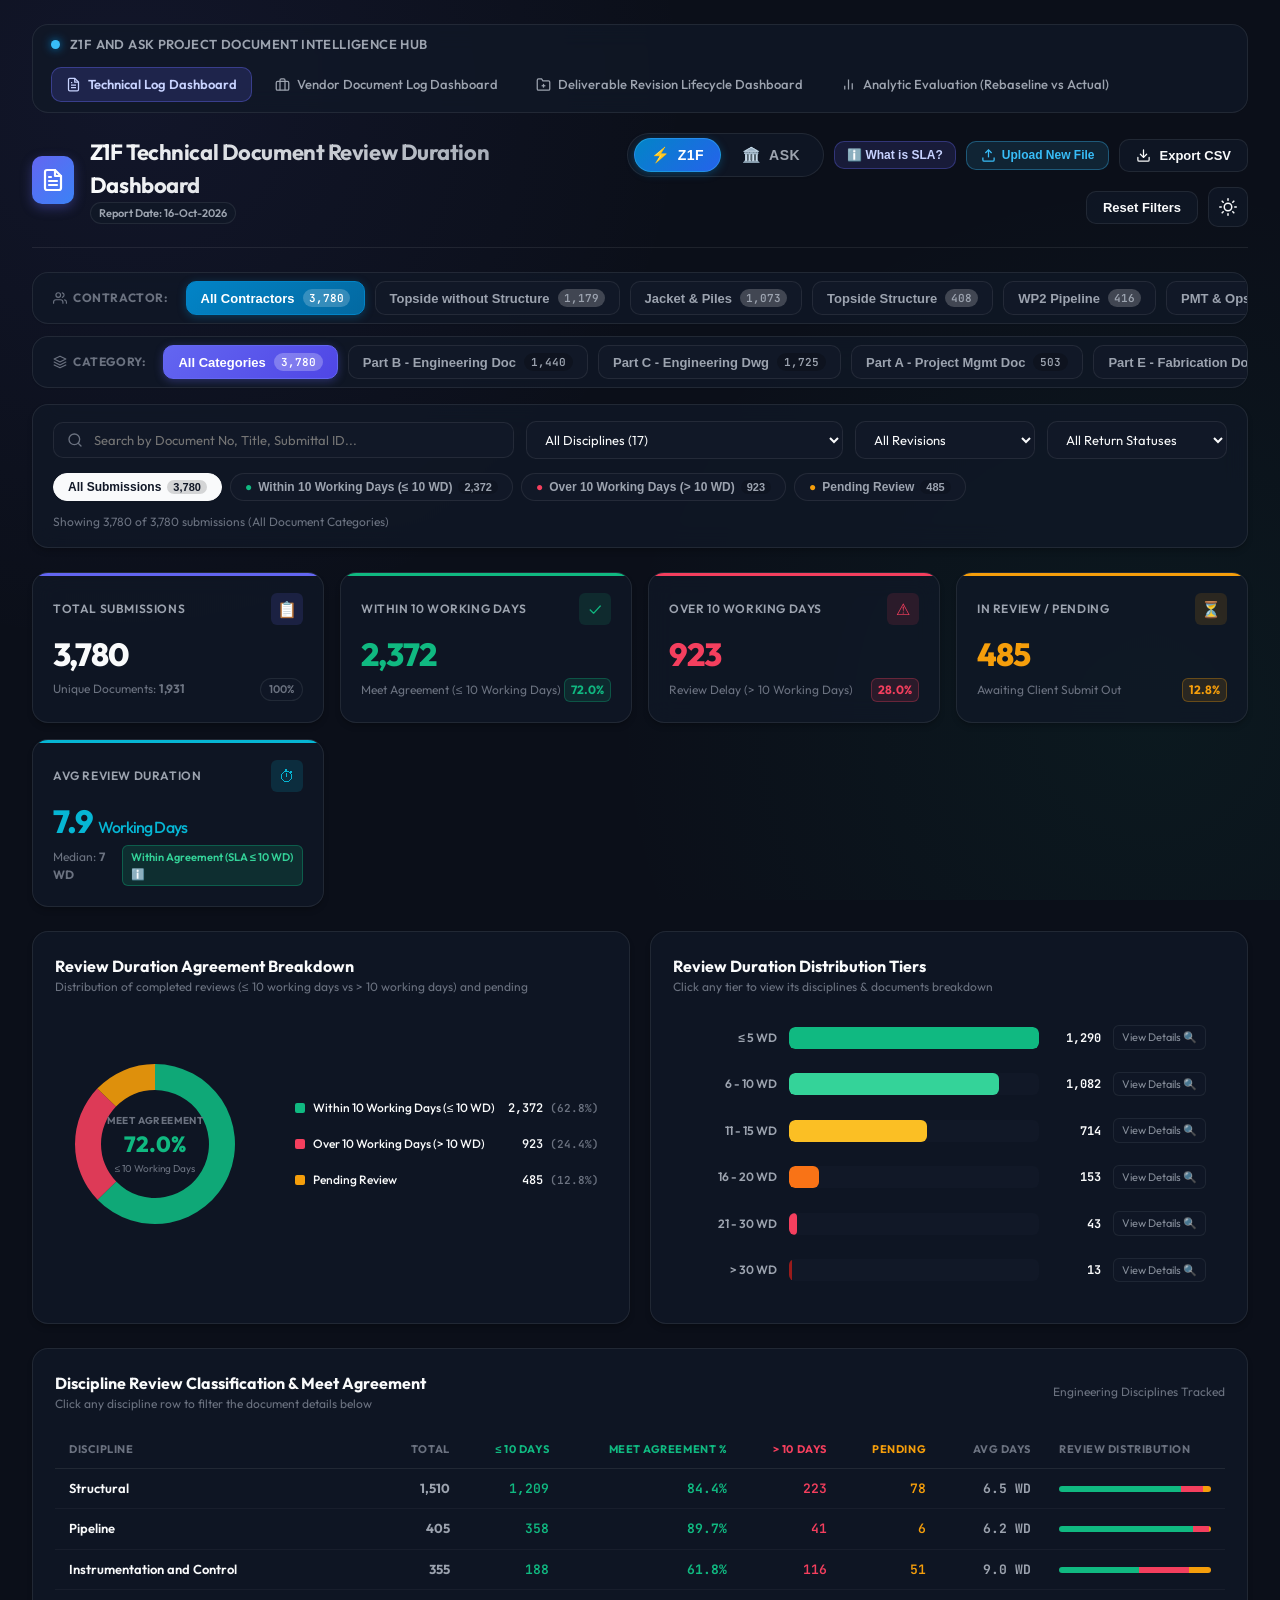
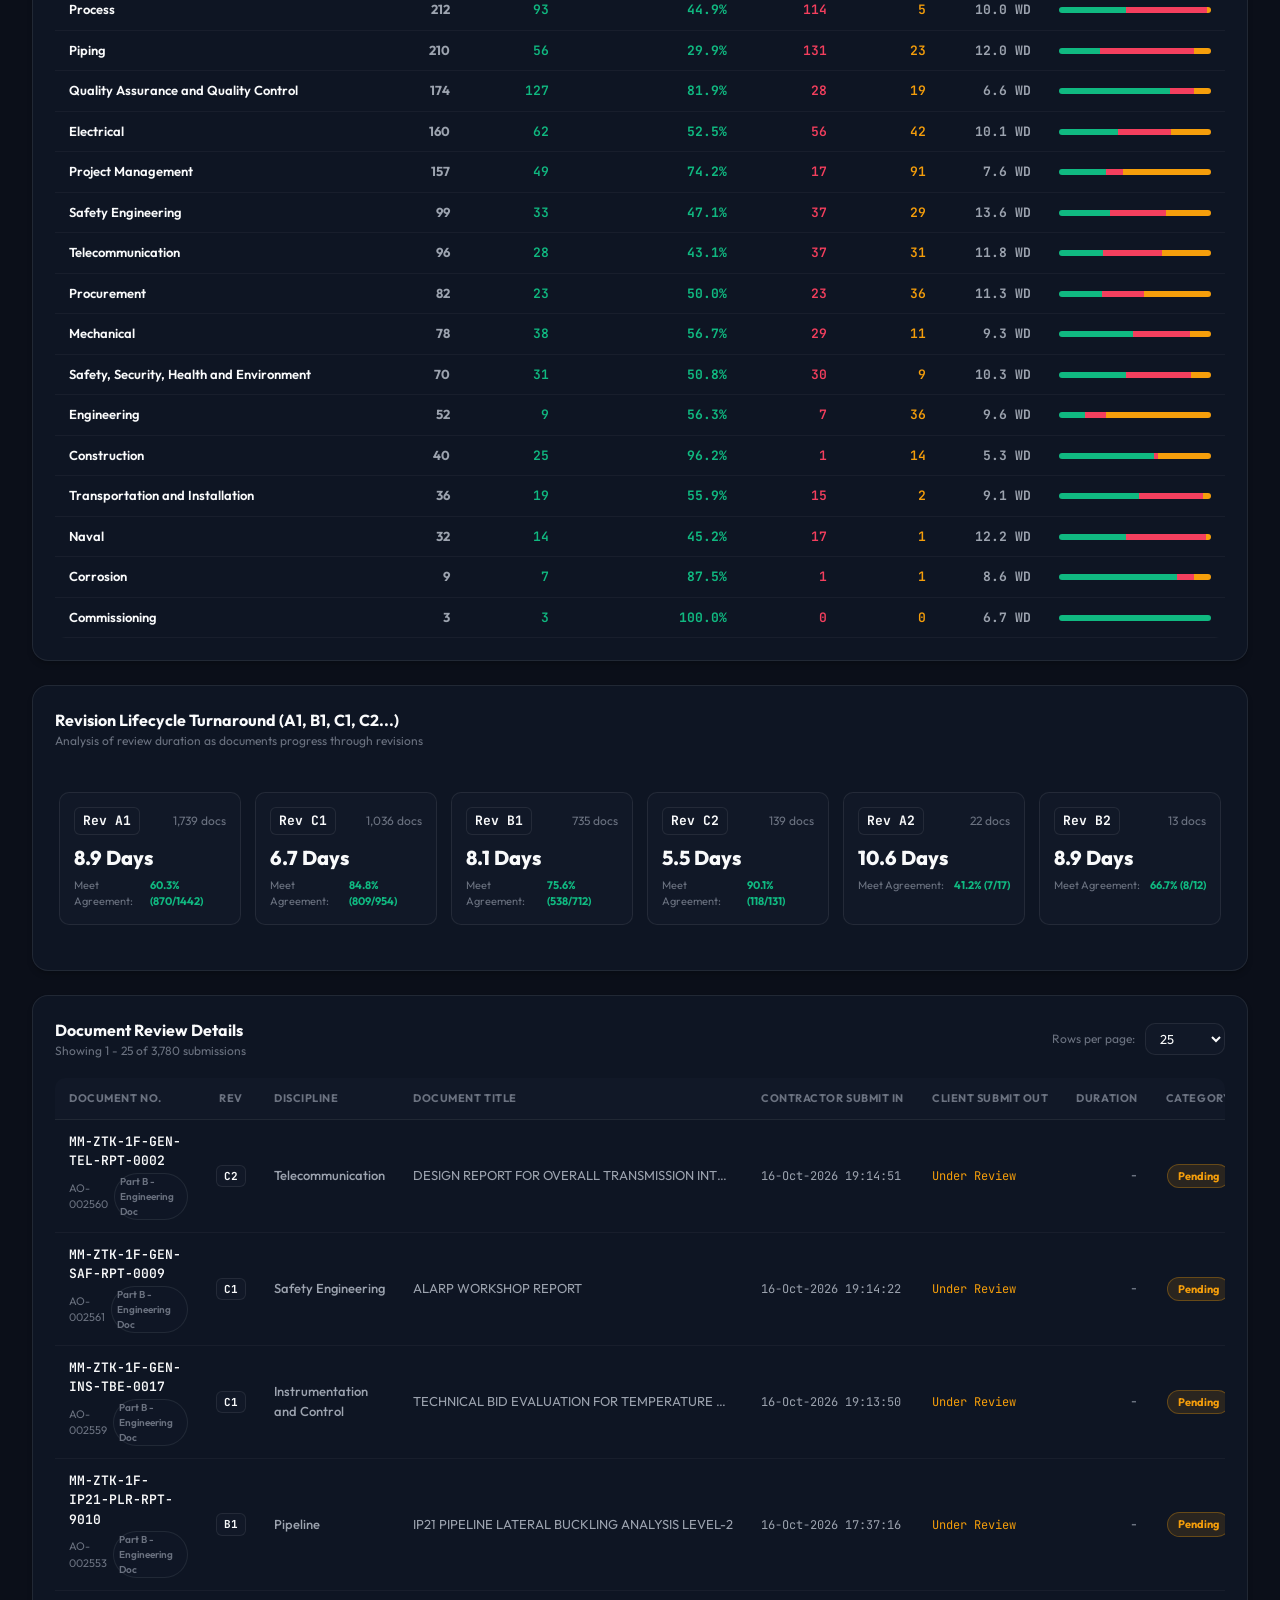
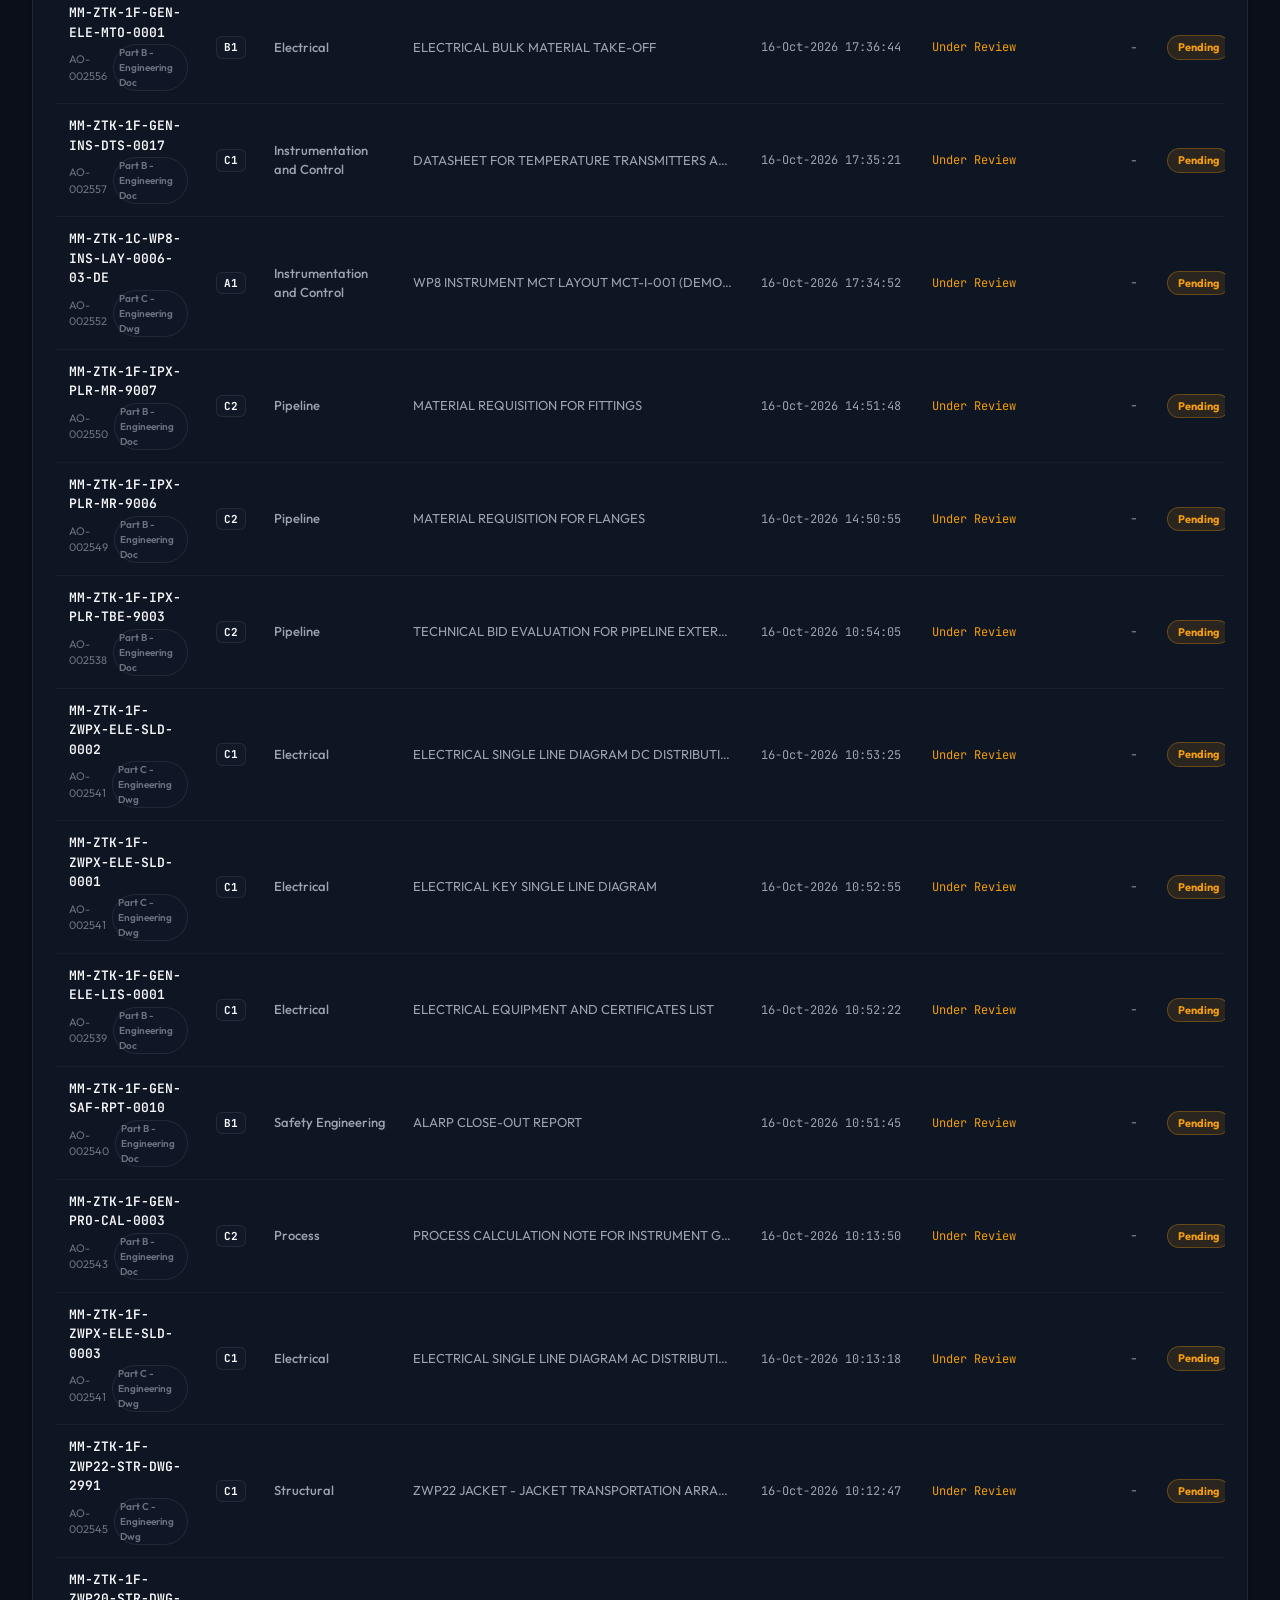
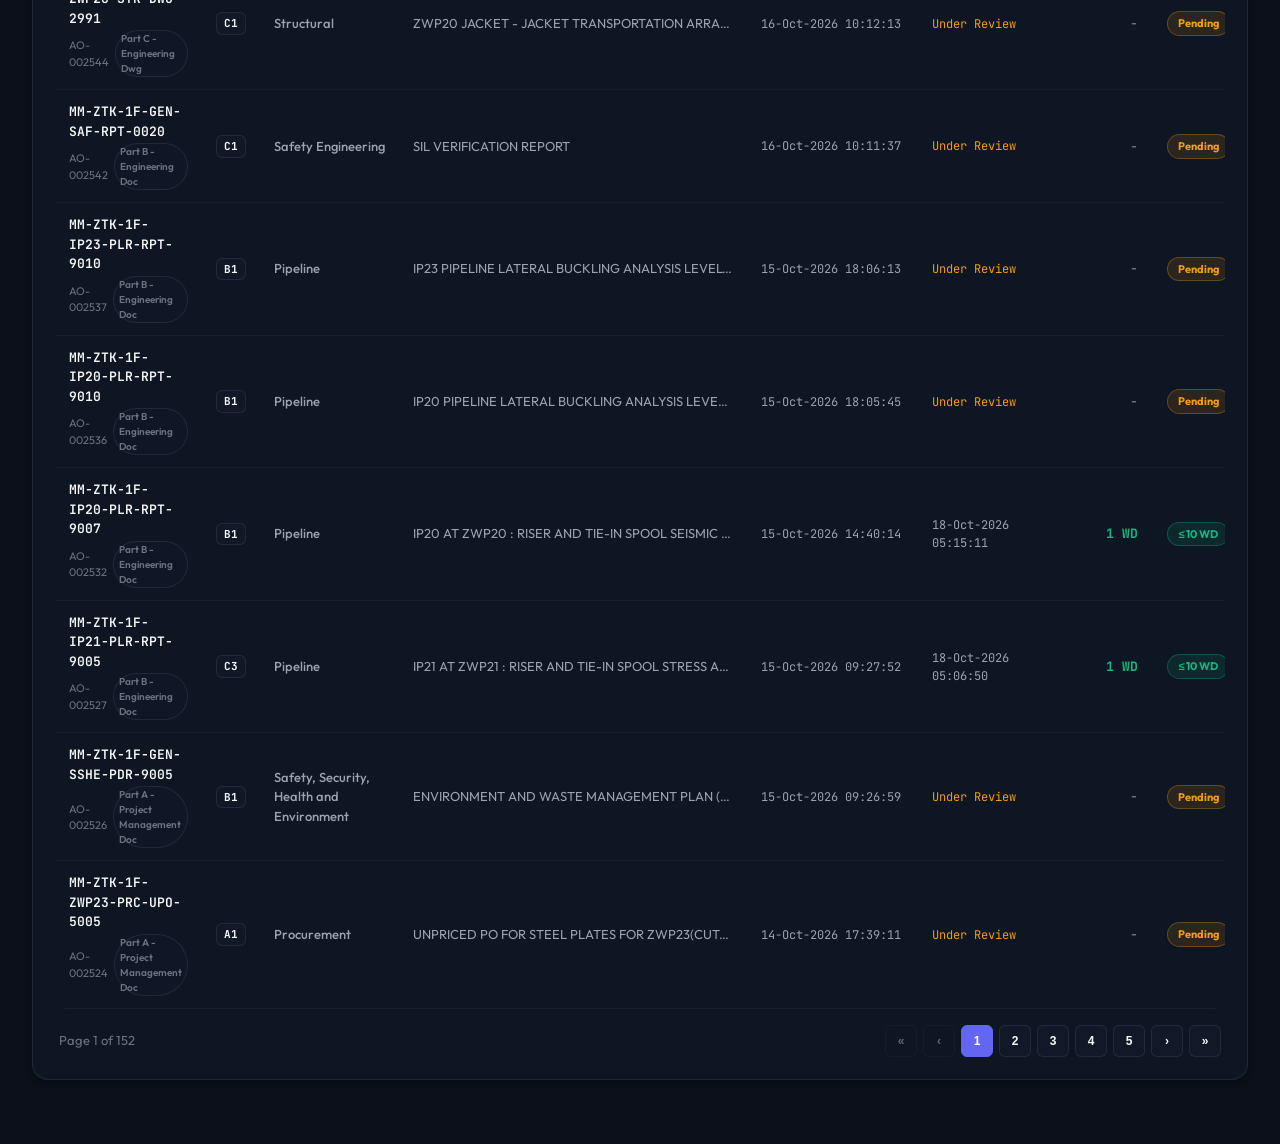
<file: index.html>
<!DOCTYPE html>
<html lang="en" data-theme="dark">
<head>
  <meta charset="UTF-8">
  <meta name="viewport" content="width=device-width, initial-scale=1.0">
  <title>Z1F Document Review Duration Dashboard | Contractor vs Client Tracking</title>
  <meta name="description" content="Technical Document review duration tracking dashboard for Z1F Project. Monitors submittal turnaround and Client review times.">
  <link rel="stylesheet" href="styles.css">
</head>
<body>
  <div class="container">
    <!-- Top Nav: Switch between dashboards -->
    <nav class="hub-nav">
      <div class="hub-nav-brand">
        <span style="width: 9px; height: 9px; border-radius: 50%; background: #38bdf8; box-shadow: 0 0 10px #0284c7; display: inline-block;"></span>
        <span>Z1F and ASK Project Document Intelligence Hub</span>
      </div>
      <div class="hub-nav-links">
        <a href="index.html" class="nav-tab-link active-tech">
          <svg width="15" height="15" viewBox="0 0 24 24" fill="none" stroke="currentColor" stroke-width="2"><path d="M14 2H6a2 2 0 0 0-2 2v16a2 2 0 0 0 2 2h12a2 2 0 0 0 2-2V8z"></path><polyline points="14 2 14 8 20 8"></polyline><line x1="16" y1="13" x2="8" y2="13"></line><line x1="16" y1="17" x2="8" y2="17"></line><polyline points="10 9 9 9 8 9"></polyline></svg>
          Technical Log Dashboard
        </a>
        <a href="index_vendor.html" class="nav-tab-link">
          <svg width="15" height="15" viewBox="0 0 24 24" fill="none" stroke="currentColor" stroke-width="2"><rect x="2" y="7" width="20" height="14" rx="2" ry="2"></rect><path d="M16 21V5a2 2 0 0 0-2-2h-4a2 2 0 0 0-2 2v16"></path></svg>
          Vendor Document Log Dashboard
        </a>
        <a href="index_mdr.html" class="nav-tab-link">
          <svg width="15" height="15" viewBox="0 0 24 24" fill="none" stroke="currentColor" stroke-width="2"><path d="M22 19a2 2 0 0 1-2 2H4a2 2 0 0 1-2-2V5a2 2 0 0 1 2-2h5l2 3h9a2 2 0 0 1 2 2z"></path><line x1="12" y1="11" x2="12" y2="17"></line><line x1="9" y1="14" x2="15" y2="14"></line></svg>
          Deliverable Revision Lifecycle Dashboard
        </a>
        <a href="index_analytics.html" class="nav-tab-link">
          <svg width="15" height="15" viewBox="0 0 24 24" fill="none" stroke="currentColor" stroke-width="2"><line x1="18" y1="20" x2="18" y2="10"></line><line x1="12" y1="20" x2="12" y2="4"></line><line x1="6" y1="20" x2="6" y2="14"></line></svg>
          Analytic Evaluation (Rebaseline vs Actual)
        </a>
      </div>
    </nav>

    <!-- Header -->
    <header class="app-header">
      <div class="brand-section">
        <div class="brand-logo">
          <svg width="24" height="24" viewBox="0 0 24 24" fill="none" stroke="currentColor" stroke-width="2.2" stroke-linecap="round" stroke-linejoin="round">
            <path d="M14 2H6a2 2 0 0 0-2 2v16a2 2 0 0 0 2 2h12a2 2 0 0 0 2-2V8z"></path>
            <polyline points="14 2 14 8 20 8"></polyline>
            <line x1="16" y1="13" x2="8" y2="13"></line>
            <line x1="16" y1="17" x2="8" y2="17"></line>
            <polyline points="10 9 9 9 8 9"></polyline>
          </svg>
        </div>
        <div class="brand-title">
          <h1><span id="projectHeaderTitlePrefix">Z1F</span> Technical Document Review Duration Dashboard</h1>
          <div class="brand-subtitle">
            <span class="badge-tag" id="headerReportDate">Report Date: 16-Oct-2026</span>
          </div>
        </div>
      </div>
      <div class="header-actions">
        <!-- Project Switcher Pill Group (Z1F vs ASK) -->
        <div id="projectSwitcher" class="project-switcher-container"></div>
        <button id="openSlaDefBtn" class="btn-sla-info" title="What is SLA? Service Level Agreement Definition">
          ℹ️ What is SLA?
        </button>
        <button id="openUploadBtn" class="btn-upload-nav" title="Upload New Weekly Cut-Off Excel File">
          <svg width="15" height="15" viewBox="0 0 24 24" fill="none" stroke="currentColor" stroke-width="2"><path d="M21 15v4a2 2 0 0 1-2 2H5a2 2 0 0 1-2-2v-4"></path><polyline points="17 8 12 3 7 8"></polyline><line x1="12" y1="3" x2="12" y2="15"></line></svg>
          Upload New File
        </button>
        <button id="exportCsvBtn" class="btn btn-secondary" title="Export filtered documents to CSV">
          <svg width="15" height="15" viewBox="0 0 24 24" fill="none" stroke="currentColor" stroke-width="2" stroke-linecap="round" stroke-linejoin="round">
            <path d="M21 15v4a2 2 0 0 1-2 2H5a2 2 0 0 1-2-2v-4"></path>
            <polyline points="7 10 12 15 17 10"></polyline>
            <line x1="12" y1="15" x2="12" y2="3"></line>
          </svg>
          Export CSV
        </button>
        <button id="resetFiltersBtn" class="btn btn-secondary" title="Reset all applied filters">
          Reset Filters
        </button>
        <button id="themeToggleBtn" class="btn-icon" title="Toggle Light/Dark Theme" aria-label="Toggle Theme">
          <svg id="themeIcon" width="18" height="18" viewBox="0 0 24 24" fill="none" stroke="currentColor" stroke-width="2" stroke-linecap="round" stroke-linejoin="round">
            <circle cx="12" cy="12" r="5"></circle>
            <line x1="12" y1="1" x2="12" y2="3"></line>
            <line x1="12" y1="21" x2="12" y2="23"></line>
            <line x1="4.22" y1="4.22" x2="5.64" y2="5.64"></line>
            <line x1="18.36" y1="18.36" x2="19.78" y2="19.78"></line>
            <line x1="1" y1="12" x2="3" y2="12"></line>
            <line x1="21" y1="12" x2="23" y2="12"></line>
            <line x1="4.22" y1="19.78" x2="5.64" y2="18.36"></line>
            <line x1="18.36" y1="5.64" x2="19.78" y2="4.22"></line>
          </svg>
        </button>
      </div>
    </header>

    <!-- Contractor Scope Navigation Bar (4 Contractor Sets + Combined) -->
    <nav class="contractor-scope-nav" id="contractorScopeNav" aria-label="Contractor Scope Filter">
      <div class="contractor-nav-label">
        <svg width="14" height="14" viewBox="0 0 24 24" fill="none" stroke="currentColor" stroke-width="2" stroke-linecap="round" stroke-linejoin="round">
          <path d="M17 21v-2a4 4 0 0 0-4-4H5a4 4 0 0 0-4 4v2"></path>
          <circle cx="9" cy="7" r="4"></circle>
          <path d="M23 21v-2a4 4 0 0 0-3-3.87"></path>
          <path d="M16 3.13a4 4 0 0 1 0 7.75"></path>
        </svg>
        Contractor:
      </div>
      <button class="contractor-tab active" data-contractor="ALL" id="tabContAll">
        All Contractors <span class="tab-badge" id="tabCountContAll">3,780</span>
      </button>
      <button class="contractor-tab" data-contractor="Topside without Structure" id="tabContTopsideNoStr">
        Topside without Structure <span class="tab-badge" id="tabCountContTopsideNoStr">1,179</span>
      </button>
      <button class="contractor-tab" data-contractor="Jacket & Piles" id="tabContJacket">
        Jacket &amp; Piles <span class="tab-badge" id="tabCountContJacket">1,073</span>
      </button>
      <button class="contractor-tab" data-contractor="Topside Structure" id="tabContTopsideStr">
        Topside Structure <span class="tab-badge" id="tabCountContTopsideStr">420</span>
      </button>
      <button class="contractor-tab" data-contractor="WP2 Pipeline" id="tabContPipeline">
        WP2 Pipeline <span class="tab-badge" id="tabCountContPipeline">416</span>
      </button>
      <button class="contractor-tab" data-contractor="Project Management & Ops" id="tabContPJM">
        PMT &amp; Operations <span class="tab-badge" id="tabCountContPJM">611</span>
      </button>
    </nav>

    <!-- Document Category Navigation Bar -->
    <nav class="doc-category-nav" id="docCategoryNav" aria-label="Document Category Filter">
      <div class="doc-category-nav-label">
        <svg width="14" height="14" viewBox="0 0 24 24" fill="none" stroke="currentColor" stroke-width="2" stroke-linecap="round" stroke-linejoin="round">
          <polygon points="12 2 2 7 12 12 22 7 12 2"></polygon>
          <polyline points="2 17 12 22 22 17"></polyline>
          <polyline points="2 12 12 17 22 12"></polyline>
        </svg>
        Category:
      </div>
      <button class="doc-category-tab active" data-category-scope="ALL" id="tabPartAll">
        All Categories <span class="tab-badge" id="tabCountPartAll">3,780</span>
      </button>
      <button class="doc-category-tab focus-part-b" data-category-scope="Part B - Engineering Doc" id="tabPartB">
        Part B - Engineering Doc <span class="tab-badge" id="tabCountPartB">1,440</span>
      </button>
      <button class="doc-category-tab" data-category-scope="Part C - Engineering Dwg" id="tabPartC">
        Part C - Engineering Dwg <span class="tab-badge" id="tabCountPartC">1,725</span>
      </button>
      <button class="doc-category-tab" data-category-scope="Part A - Project Management Doc" id="tabPartA">
        Part A - Project Mgmt Doc <span class="tab-badge" id="tabCountPartA">503</span>
      </button>
      <button class="doc-category-tab" data-category-scope="Part E - Fabrication Doc" id="tabPartE">
        Part E - Fabrication Doc <span class="tab-badge" id="tabCountPartE">73</span>
      </button>
    </nav>

    <!-- Filter Bar -->
    <section class="filter-bar" aria-label="Dashboard Filters">
      <div class="filter-row">
        <!-- Search Input -->
        <div class="search-box">
          <svg class="search-icon" width="16" height="16" viewBox="0 0 24 24" fill="none" stroke="currentColor" stroke-width="2" stroke-linecap="round" stroke-linejoin="round">
            <circle cx="11" cy="11" r="8"></circle>
            <line x1="21" y1="21" x2="16.65" y2="16.65"></line>
          </svg>
          <input type="text" id="searchInput" class="search-input" placeholder="Search by Document No, Title, Submittal ID...">
        </div>

        <!-- Discipline Select -->
        <select id="disciplineSelect" class="select-filter" aria-label="Filter by Discipline">
          <option value="ALL">All Disciplines (17)</option>
        </select>

        <!-- Revision Select -->
        <select id="revSelect" class="select-filter" aria-label="Filter by Revision">
          <option value="ALL">All Revisions</option>
        </select>

        <!-- Return Status Select -->
        <select id="statusSelect" class="select-filter" aria-label="Filter by Return Status">
          <option value="ALL">All Return Statuses</option>
        </select>
      </div>

      <!-- Quick Category Pills -->
      <div class="filter-row">
        <div class="category-pills" id="categoryPills">
          <button class="pill-btn active" data-category="ALL">
            All Submissions <span class="pill-count" id="countAll">3,046</span>
          </button>
          <button class="pill-btn pill-within" data-category="<= 10 Days">
            <span style="color:#10b981;">●</span> Within 10 Working Days (&le; 10 WD) <span class="pill-count" id="countWithin">1,579</span>
          </button>
          <button class="pill-btn pill-over" data-category="> 10 Days">
            <span style="color:#f43f5e;">●</span> Over 10 Working Days (> 10 WD) <span class="pill-count" id="countOver">1,078</span>
          </button>
          <button class="pill-btn pill-pending" data-category="Pending">
            <span style="color:#f59e0b;">●</span> Pending Review <span class="pill-count" id="countPending">389</span>
          </button>
        </div>
        <div style="font-size: 12px; color: var(--text-muted);" id="filterStatusText">
          Showing 3,046 submissions
        </div>
      </div>
    </section>

    <!-- KPI Metric Cards Grid -->
    <section class="kpi-grid" aria-label="Key Performance Indicators">
      <!-- Total Submissions -->
      <div class="kpi-card" style="--card-accent: #6366f1;">
        <div class="kpi-header">
          <span class="kpi-title">Total Submissions</span>
          <div class="kpi-icon-wrap" style="background: rgba(99, 102, 241, 0.15); color: #818cf8;">
            📋
          </div>
        </div>
        <div class="kpi-value" id="kpiTotal">3,046</div>
        <div class="kpi-meta">
          <span>Unique Documents: <strong id="kpiUniqueDocs">1,426</strong></span>
          <span class="badge-tag">100%</span>
        </div>
      </div>

      <!-- Within 10 Working Days -->
      <div class="kpi-card" style="--card-accent: #10b981;">
        <div class="kpi-header">
          <span class="kpi-title">Within 10 Working Days</span>
          <div class="kpi-icon-wrap" style="background: var(--color-within10-bg); color: var(--color-within10);">
            ✓
          </div>
        </div>
        <div class="kpi-value" style="color: var(--color-within10);" id="kpiWithin10">1,579</div>
        <div class="kpi-meta">
          <span>Meet Agreement (&le; 10 Working Days)</span>
          <span class="kpi-badge badge-within10" id="kpiWithinPct">59.4%</span>
        </div>
      </div>

      <!-- Over 10 Working Days -->
      <div class="kpi-card" style="--card-accent: #f43f5e;">
        <div class="kpi-header">
          <span class="kpi-title">Over 10 Working Days</span>
          <div class="kpi-icon-wrap" style="background: var(--color-over10-bg); color: var(--color-over10);">
            ⚠
          </div>
        </div>
        <div class="kpi-value" style="color: var(--color-over10);" id="kpiOver10">1,078</div>
        <div class="kpi-meta">
          <span>Review Delay (> 10 Working Days)</span>
          <span class="kpi-badge badge-over10" id="kpiOverPct">40.6%</span>
        </div>
      </div>

      <!-- Pending / Under Review -->
      <div class="kpi-card" style="--card-accent: #f59e0b;">
        <div class="kpi-header">
          <span class="kpi-title">In Review / Pending</span>
          <div class="kpi-icon-wrap" style="background: var(--color-pending-bg); color: var(--color-pending);">
            ⏳
          </div>
        </div>
        <div class="kpi-value" style="color: var(--color-pending);" id="kpiPending">389</div>
        <div class="kpi-meta">
          <span>Awaiting Client Submit Out</span>
          <span class="kpi-badge badge-pending" id="kpiPendingPct">12.8%</span>
        </div>
      </div>

      <!-- Average Review Duration -->
      <div class="kpi-card" style="--card-accent: #06b6d4;">
        <div class="kpi-header">
          <span class="kpi-title">Avg Review Duration</span>
          <div class="kpi-icon-wrap" style="background: rgba(6, 182, 212, 0.15); color: #06b6d4;">
            ⏱
          </div>
        </div>
        <div class="kpi-value" style="color: var(--color-cyan);" id="kpiAvgDuration">10.2 <span style="font-size: 16px; font-weight: 500;">Working Days</span></div>
        <div class="kpi-meta">
          <span>Median: <strong id="kpiMedianDuration">10.0 WD</strong></span>
          <a href="javascript:void(0)" id="slaBadgeBtn" class="sla-badge-interactive" title="Click to view full Service Level Agreement (SLA) Definition">
            Within Agreement (SLA &le; 10 WD) ℹ️
          </a>
        </div>
      </div>
    </section>

    <!-- Visual Charts Grid -->
    <div class="charts-grid">
      <!-- Donut Chart: Review Category SLA Distribution -->
      <div class="card">
        <div class="card-header">
          <div>
            <h2 class="card-title">Review Duration Agreement Breakdown</h2>
            <div class="card-subtitle">Distribution of completed reviews (&le; 10 working days vs &gt; 10 working days) and pending</div>
          </div>
        </div>
        <div class="chart-container" id="donutChartContainer">
          <!-- Rendered via JavaScript SVG -->
        </div>
      </div>

      <!-- Duration Histogram Tiers -->
      <div class="card">
        <div class="card-header">
          <div>
            <h2 class="card-title">Review Duration Distribution Tiers</h2>
            <div class="card-subtitle">Click any tier to view its disciplines &amp; documents breakdown</div>
          </div>
          <div id="activeTierBadge" style="display:none;">
            <span class="badge-tag" style="background:rgba(99,102,241,0.2);color:#818cf8;border-color:rgba(99,102,241,0.4);cursor:pointer;" id="clearTierFilterBtn" title="Click to clear tier filter">
              Tier Filter Active &times;
            </span>
          </div>
        </div>
        <div class="chart-container" id="tierChartContainer">
          <!-- Rendered via JavaScript SVG -->
        </div>
      </div>
    </div>

    <!-- Discipline Review Breakdown Table Card -->
    <div class="card" style="margin-bottom: 24px;">
      <div class="card-header">
        <div>
          <h2 class="card-title">Discipline Review Classification &amp; Meet Agreement</h2>
          <div class="card-subtitle">Click any discipline row to filter the document details below</div>
        </div>
        <div style="font-size: 12px; color: var(--text-muted);">
          Engineering Disciplines Tracked
        </div>
      </div>
      <div class="table-responsive">
        <table class="discipline-summary-table" id="disciplineTable">
          <thead>
            <tr>
              <th>Discipline</th>
              <th style="text-align: right;">Total</th>
              <th style="text-align: right; color: var(--color-within10);">&le; 10 Days</th>
              <th style="text-align: right; color: var(--color-within10);">Meet Agreement %</th>
              <th style="text-align: right; color: var(--color-over10);">&gt; 10 Days</th>
              <th style="text-align: right; color: var(--color-pending);">Pending</th>
              <th style="text-align: right;">Avg Days</th>
              <th style="width: 180px;">Review Distribution</th>
            </tr>
          </thead>
          <tbody id="disciplineTableBody">
            <!-- Dynamically populated -->
          </tbody>
        </table>
      </div>
    </div>

    <!-- Revision Analysis Grid -->
    <div class="card" style="margin-bottom: 24px;">
      <div class="card-header">
        <div>
          <h2 class="card-title">Revision Lifecycle Turnaround (A1, B1, C1, C2...)</h2>
          <div class="card-subtitle">Analysis of review duration as documents progress through revisions</div>
        </div>
      </div>
      <div class="chart-container" id="revChartContainer" style="min-height: 180px;">
        <!-- Dynamically rendered -->
      </div>
    </div>

    <!-- Main Documents Table Card -->
    <div class="card table-card">
      <div class="card-header">
        <div>
          <h2 class="card-title">Document Review Details</h2>
          <div class="card-subtitle" id="tableRecordCountText">Showing 1 - 25 of 3,046 submissions</div>
        </div>
        <div style="display: flex; align-items: center; gap: 10px;">
          <label for="pageSizeSelect" style="font-size: 12px; color: var(--text-muted);">Rows per page:</label>
          <select id="pageSizeSelect" class="select-filter" style="min-width: 80px; padding: 6px 10px;">
            <option value="25" selected>25</option>
            <option value="50">50</option>
            <option value="100">100</option>
          </select>
        </div>
      </div>

      <div class="table-responsive">
        <table class="data-table" id="mainDocTable">
          <thead>
            <tr>
              <th data-sort="doc_no">Document No.</th>
              <th data-sort="rev" style="text-align: center;">Rev</th>
              <th data-sort="discipline_name">Discipline</th>
              <th data-sort="doc_title">Document Title</th>
              <th data-sort="actual_submit_in">Contractor Submit In</th>
              <th data-sort="actual_submit_out">Client Submit Out</th>
              <th data-sort="duration_days" style="text-align: right;">Duration</th>
              <th data-sort="category" style="text-align: center;">Category</th>
              <th data-sort="return_status_code" style="text-align: center;">Return Status</th>
              <th style="text-align: center;">Actions</th>
            </tr>
          </thead>
          <tbody id="tableBody">
            <!-- Dynamically populated -->
          </tbody>
        </table>
      </div>

      <!-- Pagination Bar -->
      <div class="pagination-bar">
        <div class="pagination-info" id="paginationInfo">
          Page 1 of 122
        </div>
        <div class="pagination-controls" id="paginationControls">
          <!-- Dynamically generated page buttons -->
        </div>
      </div>
    </div>
  </div>

  <!-- Document Revision History Drawer Modal -->
  <div class="drawer-backdrop" id="drawerBackdrop">
    <div class="drawer" id="historyDrawer" role="dialog" aria-modal="true" aria-labelledby="drawerDocNo">
      <div class="drawer-header">
        <div>
          <div class="drawer-title" id="drawerDocNo">Document Number</div>
          <div class="drawer-subtitle" id="drawerDocTitle">Document Title</div>
          <div style="font-size: 12px; color: var(--text-muted); margin-top: 4px;">
            Discipline: <span id="drawerDiscipline" style="color: var(--text-primary); font-weight: 600;">-</span> &bull; 
            Total Revisions: <span id="drawerRevCount" style="color: var(--color-brand); font-weight: 700;">-</span>
          </div>
        </div>
        <button class="drawer-close" id="drawerCloseBtn" aria-label="Close Drawer">&times;</button>
      </div>
      <div class="drawer-body">
        <h3 style="font-size: 14px; font-weight: 700; margin-bottom: 16px; color: var(--text-primary);">
          Revision Lifecycle & Review Turnaround
        </h3>
        <div class="timeline" id="drawerTimeline">
          <!-- Populated dynamically -->
        </div>
      </div>
    </div>
  </div>

  <!-- Review Duration Tier Breakdown & Documents Modal -->
  <div class="tier-modal-backdrop" id="tierModalBackdrop">
    <div class="tier-modal" id="tierModal" role="dialog" aria-modal="true" aria-labelledby="tierModalTitle">
      <div class="tier-modal-header">
        <div>
          <div style="display:flex;align-items:center;gap:10px;">
            <h2 class="tier-modal-title" id="tierModalTitle">Review Duration Tier Details</h2>
            <span class="badge-tag" id="tierModalCountBadge" style="font-size:12px;padding:3px 10px;font-weight:700;">-</span>
          </div>
          <div class="tier-modal-subtitle" id="tierModalSubtitle">
            Detailed breakdown of disciplines and documents in this review turnaround tier
          </div>
        </div>
        <button class="drawer-close" id="tierModalCloseBtn" aria-label="Close Modal">&times;</button>
      </div>

      <div class="tier-modal-body">
        <!-- Section 1: Disciplines in this Tier -->
        <div class="tier-section">
          <div class="tier-section-header">
            <h3>Disciplines in this Tier</h3>
            <span style="font-size:12px;color:var(--text-muted);" id="tierDiscHelpText">Click any discipline to filter documents below</span>
          </div>
          <div class="tier-discipline-chips" id="tierDisciplineChips">
            <!-- Dynamically populated -->
          </div>
        </div>

        <!-- Section 2: Documents in this Tier -->
        <div class="tier-section">
          <div class="tier-section-header">
            <div style="display:flex;align-items:center;gap:12px;width:100%;justify-content:space-between;flex-wrap:wrap;">
              <h3 id="tierDocListHeading">Documents List</h3>
              <div style="display:flex;gap:10px;align-items:center;">
                <input type="text" id="tierDocSearchInput" class="search-input" placeholder="Search in this tier..." style="padding:6px 12px;width:220px;font-size:12px;">
                <button id="btnFilterMainByTier" class="btn btn-primary" style="padding:6px 14px;font-size:12px;" title="Filter the main dashboard table to this tier">
                  Filter Main Dashboard &darr;
                </button>
              </div>
            </div>
          </div>
          <div class="table-responsive" style="max-height: 380px; overflow-y: auto;">
            <table class="data-table" id="tierDocTable">
              <thead>
                <tr>
                  <th>Document No.</th>
                  <th style="text-align:center;">Rev</th>
                  <th>Discipline</th>
                  <th>Title</th>
                  <th>Contractor Submit In</th>
                  <th>Client Submit Out</th>
                  <th style="text-align:right;">Duration</th>
                  <th style="text-align:center;">Status</th>
                </tr>
              </thead>
              <tbody id="tierDocTableBody">
                <!-- Dynamically populated -->
              </tbody>
            </table>
          </div>
        </div>
      </div>
    </div>
  </div>

  <!-- SLA Definition Modal -->
  <div id="slaModalBackdrop" class="tier-modal-backdrop">
    <div class="tier-modal" style="max-width: 680px;" role="dialog" aria-modal="true">
      <div class="tier-modal-header" style="background: linear-gradient(135deg, rgba(99, 102, 241, 0.12), rgba(56, 189, 248, 0.08));">
        <div style="display: flex; align-items: center; gap: 12px;">
          <div style="width: 36px; height: 36px; border-radius: 10px; background: rgba(99, 102, 241, 0.2); color: #818cf8; display: flex; align-items: center; justify-content: center; font-size: 18px; font-weight: 800;">
            ℹ️
          </div>
          <div>
            <h3 style="margin: 0; font-size: 18px; font-weight: 700; color: var(--text-primary);">Service Level Agreement (SLA) Definition</h3>
            <p style="margin: 3px 0 0 0; font-size: 12px; color: var(--text-secondary);">Z1F Project Procedural Engineering Turnaround Standards</p>
          </div>
        </div>
        <button id="slaModalCloseBtn" class="drawer-close" aria-label="Close Modal">&times;</button>
      </div>
      <div class="tier-modal-body" style="padding: 24px; line-height: 1.6; font-size: 13px; color: var(--text-secondary);">
        <div style="background: rgba(16, 185, 129, 0.08); border: 1px solid rgba(16, 185, 129, 0.25); border-radius: 12px; padding: 16px; margin-bottom: 20px;">
          <h4 style="margin: 0 0 6px 0; color: #34d399; font-size: 14px; display: flex; align-items: center; gap: 8px;">
            <span>🎯</span> Contractual Baseline: 10 Working Days
          </h4>
          <p style="margin: 0; color: var(--text-primary);">
            <strong>SLA</strong> stands for <strong>Service Level Agreement</strong>. In the Z1F Project, the SLA defines the maximum contractual turnaround period allowed for the <strong>Client Engineering Team</strong> to review and officially return submitted technical &amp; vendor deliverables.
          </p>
        </div>

        <div style="display: grid; grid-template-columns: 1fr 1fr; gap: 14px; margin-bottom: 20px;">
          <div style="background: var(--bg-card); border: 1px solid var(--border-color); border-radius: 10px; padding: 14px;">
            <strong style="color: #10b981; display: block; margin-bottom: 4px;">✓ Meet Agreement (&le; 10 WD)</strong>
            <span>Review completed and officially returned with status code (APPR, AWC, etc.) within <strong>10 working days</strong> (Mon&ndash;Fri, excluding weekends).</span>
          </div>
          <div style="background: var(--bg-card); border: 1px solid var(--border-color); border-radius: 10px; padding: 14px;">
            <strong style="color: #f43f5e; display: block; margin-bottom: 4px;">⚠ Over Agreement (> 10 WD)</strong>
            <span>Review elapsed time exceeds 10 working days, triggering overdue tracking and potential schedule delay claim liabilities.</span>
          </div>
        </div>

        <div style="background: var(--bg-card); border: 1px solid var(--border-color); border-radius: 10px; padding: 14px;">
          <strong style="color: var(--text-primary); display: block; margin-bottom: 6px;">How Working Days are Counted:</strong>
          <ul style="margin: 0; padding-left: 20px; font-size: 12px; color: var(--text-secondary);">
            <li><strong>Starts</strong>: The first business day following official receipt date (<code>Actual Submit In</code>).</li>
            <li><strong>Counted</strong>: Monday through Friday only. Saturdays and Sundays are excluded.</li>
            <li><strong>Ends</strong>: The date the review status is officially issued out (<code>Actual Submit Out</code>).</li>
          </ul>
        </div>
      </div>
    </div>
  </div>

  <!-- Upload New Cut-Off Report Modal -->
  <div id="uploadModalBackdrop" class="tier-modal-backdrop">
    <div class="tier-modal" style="max-width: 640px;" role="dialog" aria-modal="true">
      <div class="tier-modal-header" style="background: linear-gradient(135deg, rgba(56, 189, 248, 0.12), rgba(99, 102, 241, 0.08));">
        <div style="display: flex; align-items: center; gap: 12px;">
          <div style="width: 36px; height: 36px; border-radius: 10px; background: rgba(56, 189, 248, 0.2); color: #38bdf8; display: flex; align-items: center; justify-content: center; font-size: 18px; font-weight: 800;">
            📁
          </div>
          <div>
            <h3 style="margin: 0; font-size: 18px; font-weight: 700; color: var(--text-primary);">Upload New Weekly Cut-Off Report</h3>
            <p style="margin: 3px 0 0 0; font-size: 12px; color: var(--text-secondary);">Auto-detects and updates dashboard with latest Excel data</p>
          </div>
        </div>
        <button id="uploadModalCloseBtn" class="drawer-close" aria-label="Close Modal">&times;</button>
      </div>
      <div class="tier-modal-body" style="padding: 24px;">
        <div id="uploadDropzone" class="upload-dropzone">
          <svg width="44" height="44" viewBox="0 0 24 24" fill="none" stroke="#38bdf8" stroke-width="1.8" style="margin-bottom: 12px;"><path d="M21 15v4a2 2 0 0 1-2 2H5a2 2 0 0 1-2-2v-4"></path><polyline points="17 8 12 3 7 8"></polyline><line x1="12" y1="3" x2="12" y2="15"></line></svg>
          <h4 style="margin: 0 0 6px 0; font-size: 15px; color: var(--text-primary);">Drag &amp; Drop your new Excel Report here</h4>
          <p style="margin: 0 0 16px 0; font-size: 12px; color: var(--text-secondary);">
            Supports Technical Log (<code>.xlsx</code>), Vendor Log (<code>.xls/.xlsx</code>), or EDSR Register (<code>.xlsx/.xlsm</code>)
          </p>
          <input type="file" id="fileUploadInput" accept=".xlsx,.xls,.xlsm" style="display: none;">
          <button type="button" class="btn btn-secondary" onclick="document.getElementById('fileUploadInput').click()">
            Browse Files...
          </button>
        </div>

        <div id="uploadStatusBox" style="display: none; margin-top: 16px; padding: 14px; border-radius: 10px; font-size: 13px;">
          <!-- Dynamic feedback -->
        </div>

        <div style="margin-top: 20px; font-size: 11px; color: var(--text-muted); line-height: 1.5; border-top: 1px solid var(--border-color); padding-top: 14px;">
          💡 <strong>Automatic Date Detection:</strong> Weekly filenames with changing dates (e.g. <code>Z1F Technical Document Log Report - 16 Oct 26.xlsx</code> or <code>Z1F Vendor Document Log Report - 16 Oct 26.xls</code>) are automatically parsed, recalculated with 10 working days criteria, and reflected immediately on this dashboard.
        </div>
      </div>
    </div>
  </div>

  <!-- Project Manager & Multi-Project Dataset Bootstrapper -->
  <script src="project_manager.js"></script>
  <script>
    (function() {
      var proj = window.ZDocProjectManager ? window.ZDocProjectManager.getActiveProject() : 'Z1F';
      var src = (proj === 'ASK') ? 'ask_data.js' : 'z1f_data.js';
      document.write('<script src="' + src + '"><\/script>');
    })();
  </script>
  <script src="app.js"></script>
</body>
</html>
</file>
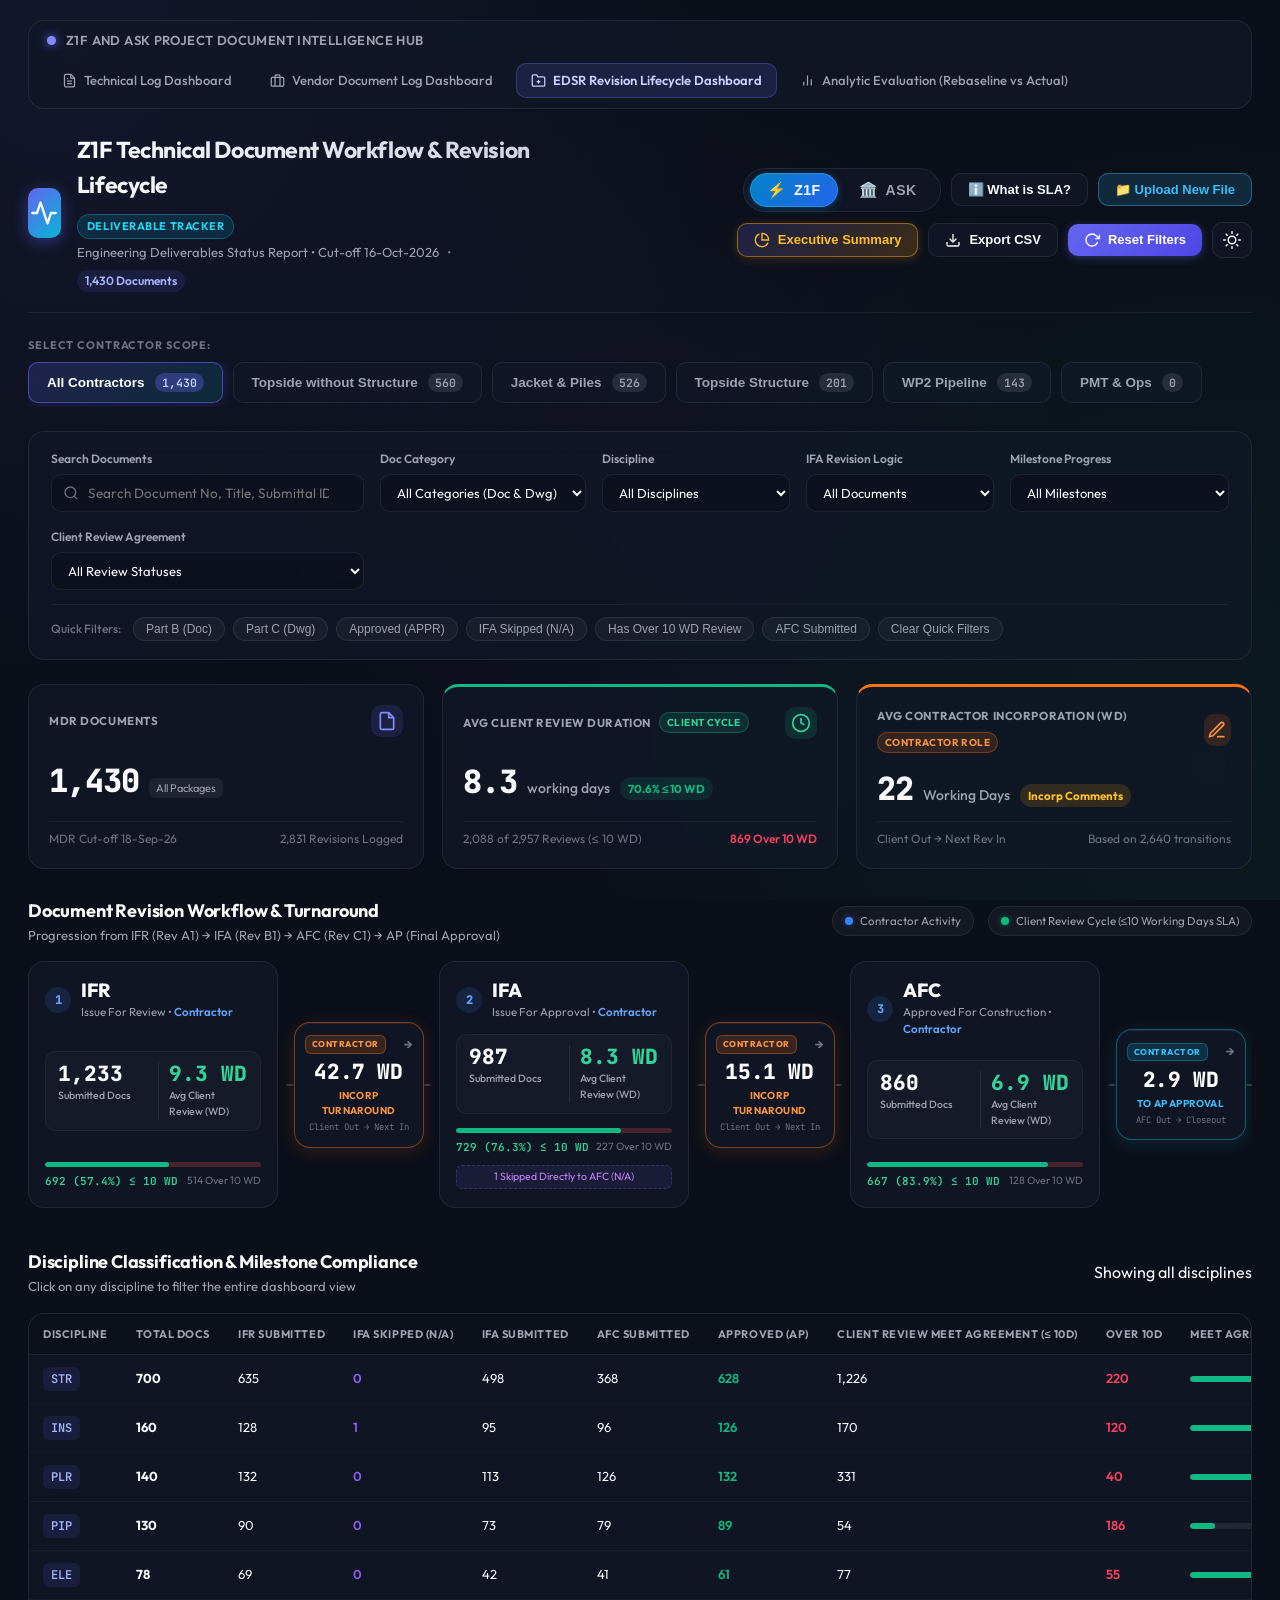
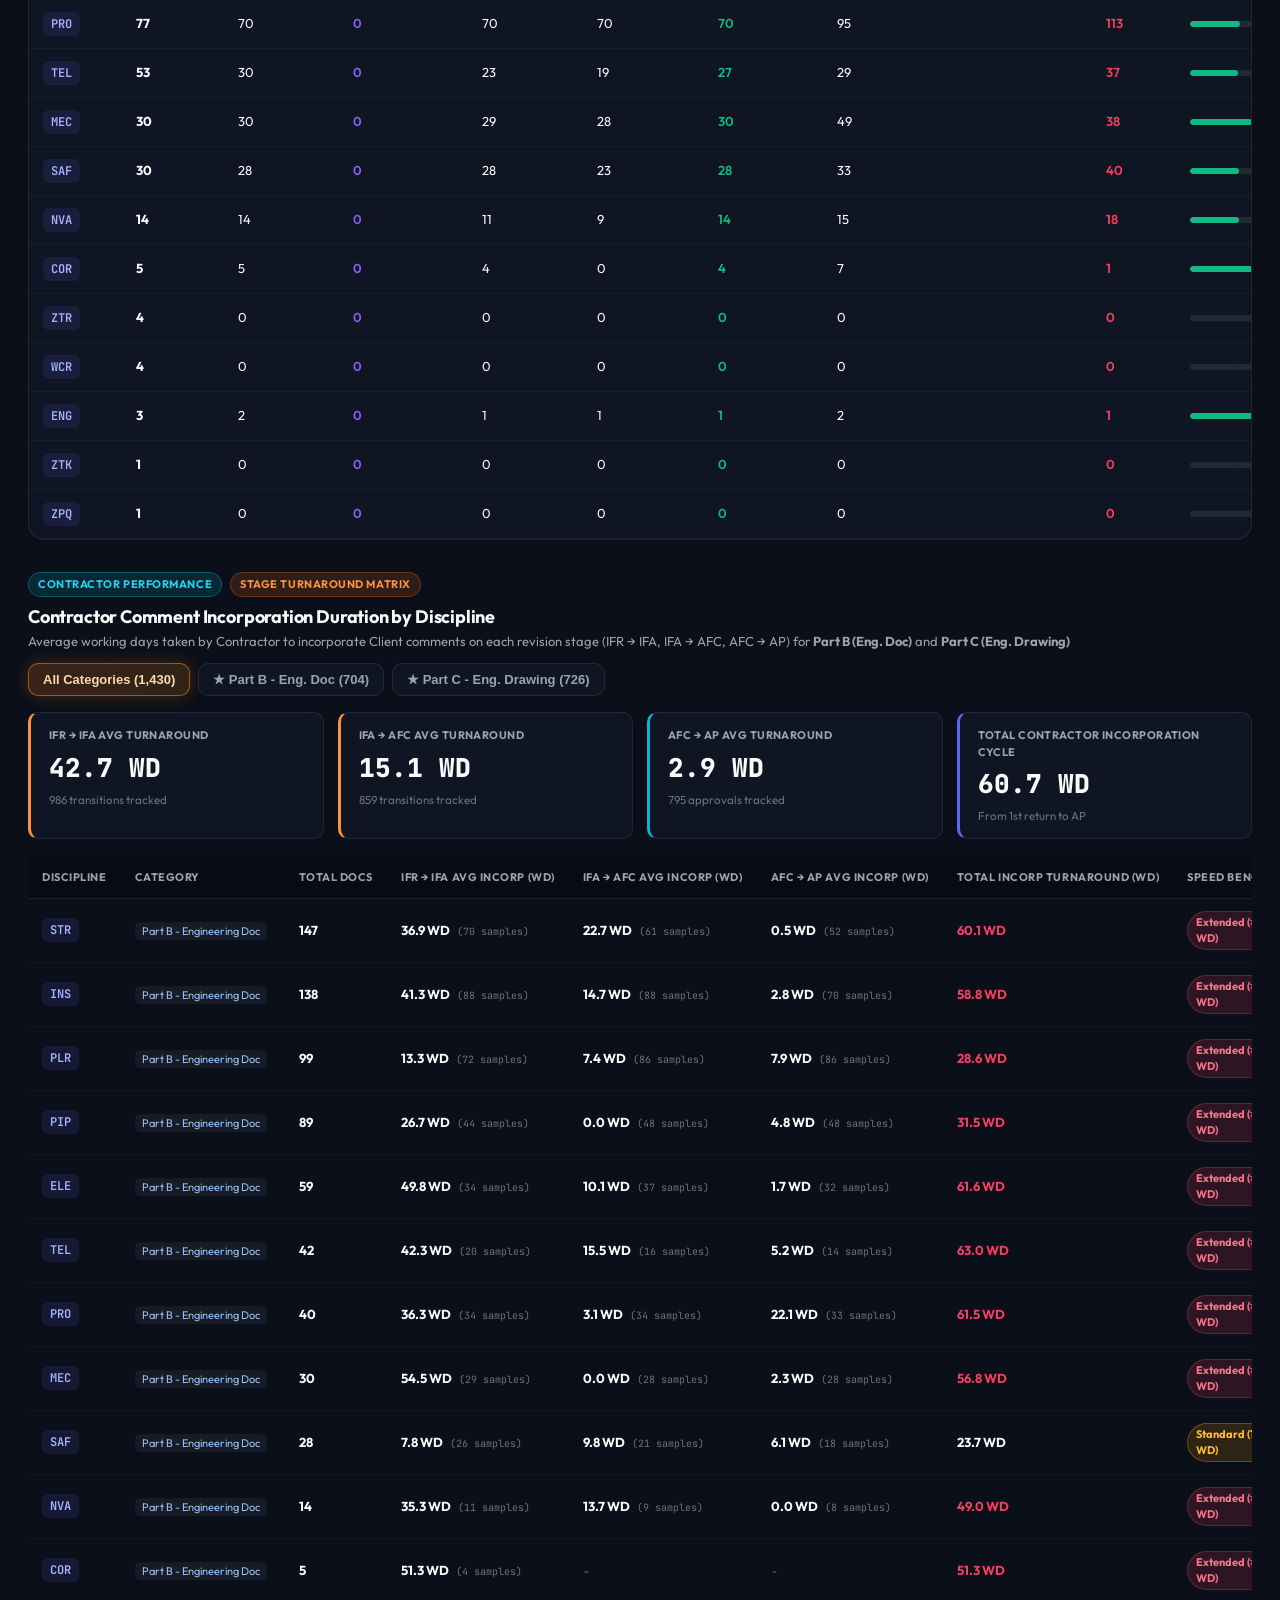
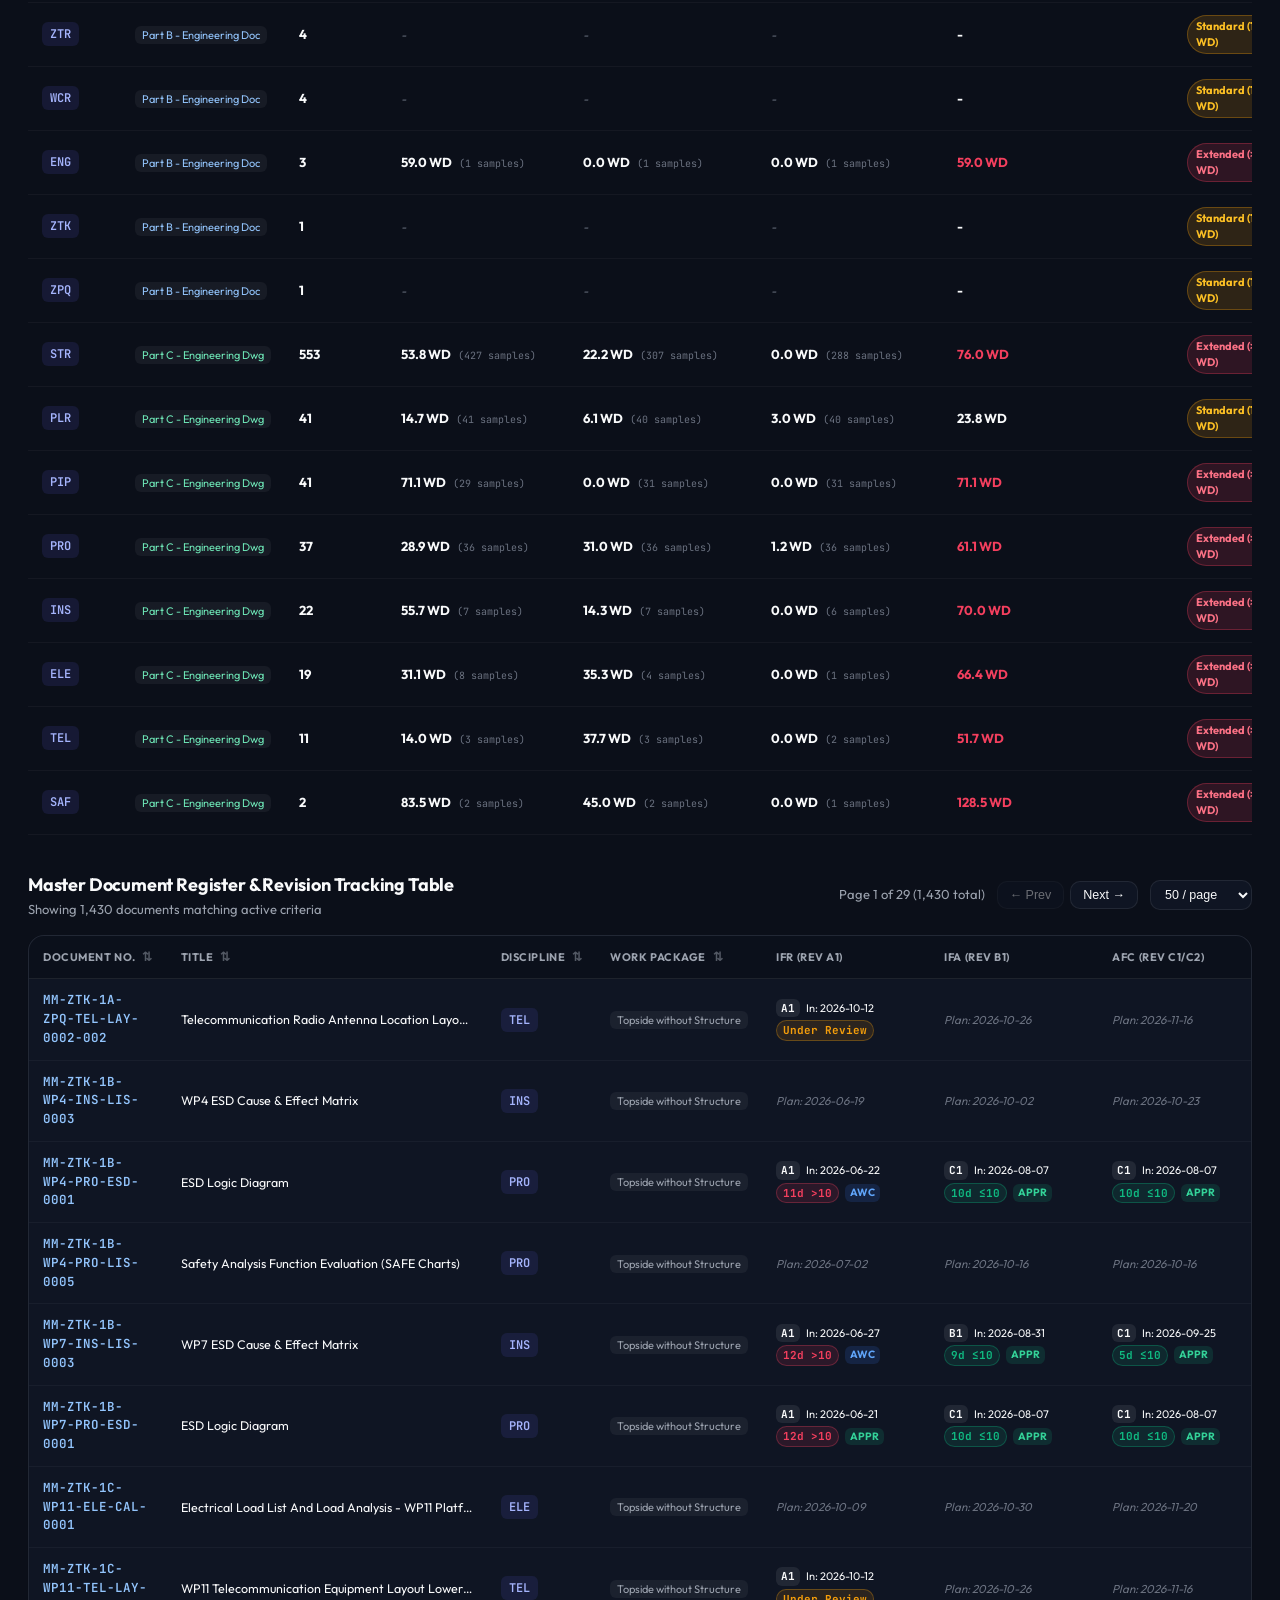
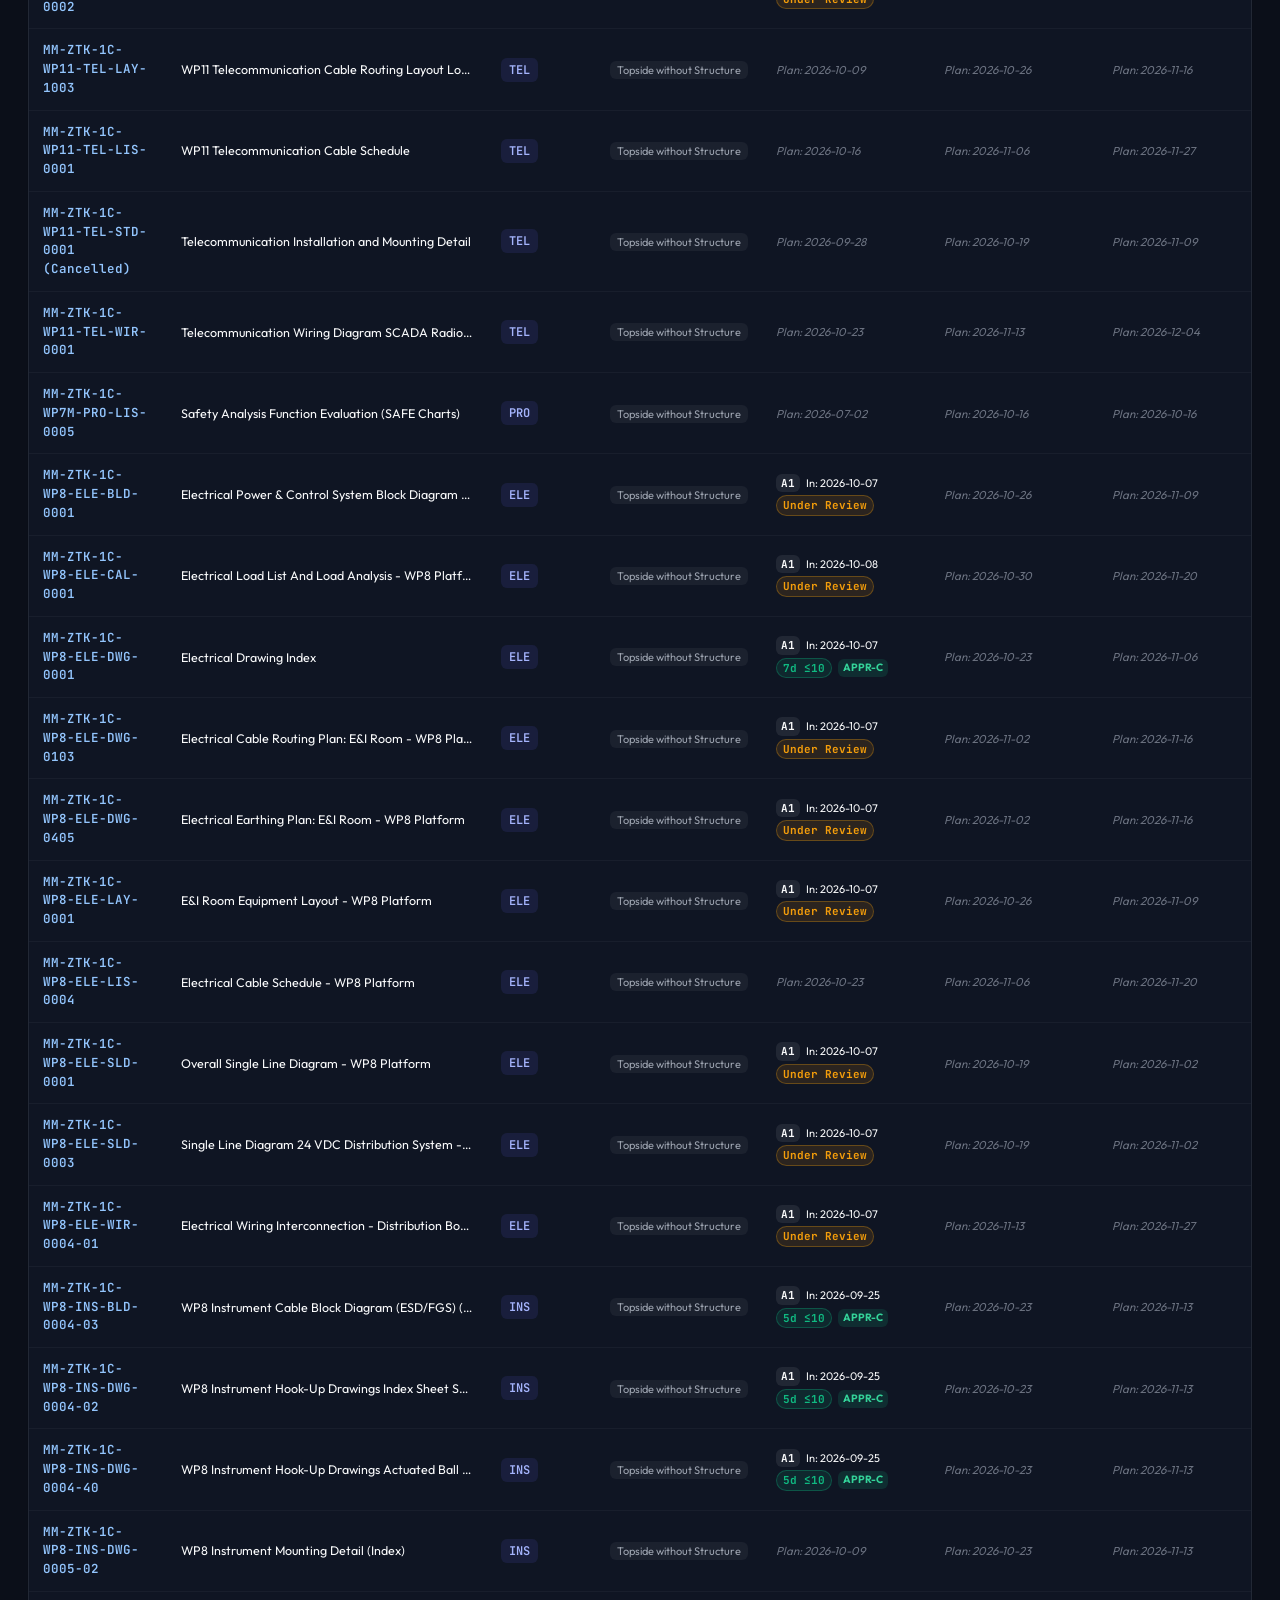
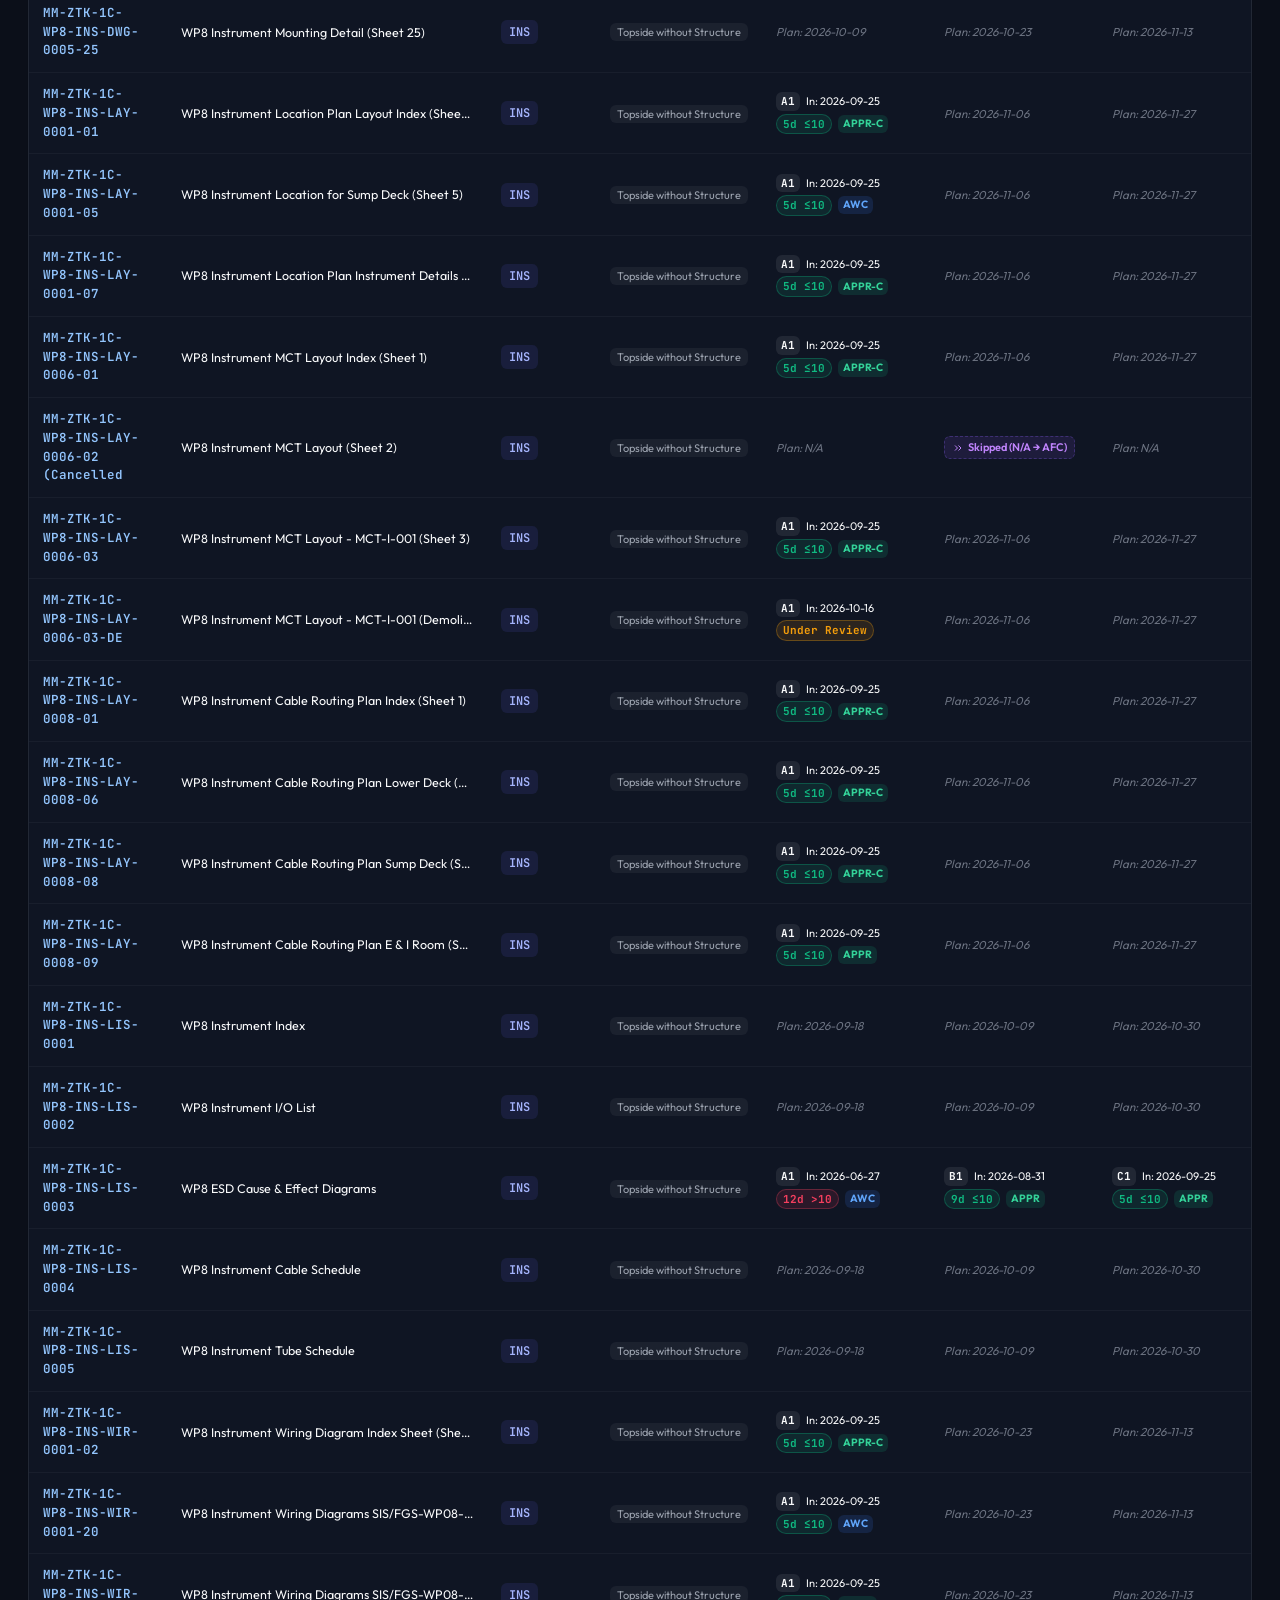
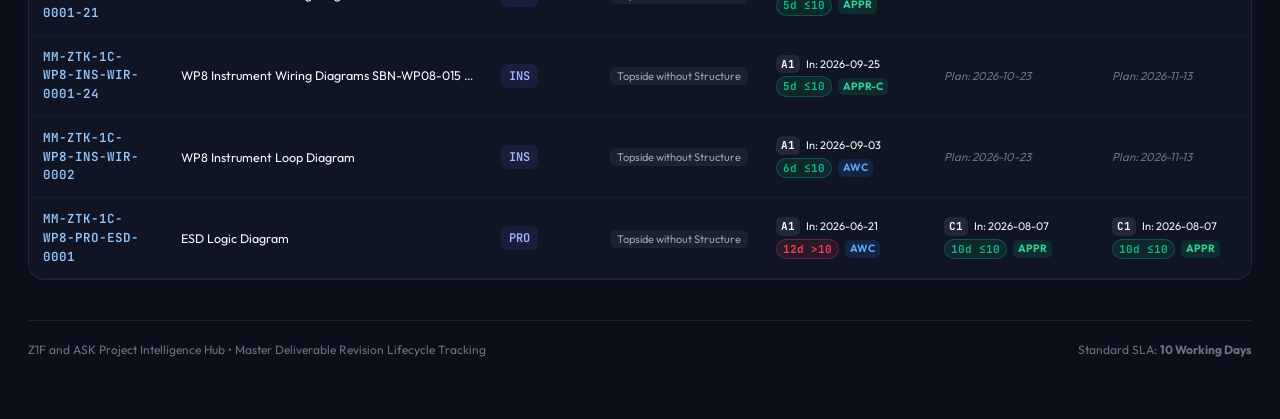
<file: index_mdr.html>
<!DOCTYPE html>
<html lang="en">
<head>
  <meta charset="UTF-8">
  <meta name="viewport" content="width=device-width, initial-scale=1.0">
  <title>Z1F Technical Document Workflow & Revision Lifecycle Dashboard (EDSR)</title>
  <meta name="description" content="EDSR Master Document Register Workflow Tracking: IFR, IFA, AFC, AP Revisions, Contractor Turnaround, and Client Review Durations across 4 Contractor Scopes.">
  <link rel="stylesheet" href="styles_mdr.css">
  <link rel="preconnect" href="https://fonts.googleapis.com">
  <link rel="preconnect" href="https://fonts.gstatic.com" crossorigin>
  <link href="https://fonts.googleapis.com/css2?family=Outfit:wght@300;400;500;600;700;800&family=JetBrains+Mono:wght@400;500;600&display=swap" rel="stylesheet">
</head>
<body>
  <div class="container">
    
    <!-- Top Nav: Switch between dashboards -->
    <nav class="dashboard-switcher" id="dashboardSwitcher">
      <div class="switcher-brand">
        <span class="pulse-dot"></span>
        <span class="switcher-label">Z1F and ASK Project Document Intelligence Hub</span>
      </div>
      <div class="switcher-links">
        <a href="index.html" class="switch-btn">
          <svg width="15" height="15" viewBox="0 0 24 24" fill="none" stroke="currentColor" stroke-width="2"><path d="M14 2H6a2 2 0 0 0-2 2v16a2 2 0 0 0 2 2h12a2 2 0 0 0 2-2V8z"></path><polyline points="14 2 14 8 20 8"></polyline><line x1="16" y1="13" x2="8" y2="13"></line><line x1="16" y1="17" x2="8" y2="17"></line><polyline points="10 9 9 9 8 9"></polyline></svg>
          Technical Log Dashboard
        </a>
        <a href="index_vendor.html" class="switch-btn">
          <svg width="15" height="15" viewBox="0 0 24 24" fill="none" stroke="currentColor" stroke-width="2"><rect x="2" y="7" width="20" height="14" rx="2" ry="2"></rect><path d="M16 21V5a2 2 0 0 0-2-2h-4a2 2 0 0 0-2 2v16"></path></svg>
          Vendor Document Log Dashboard
        </a>
        <a href="index_mdr.html" class="switch-btn active">
          <svg width="15" height="15" viewBox="0 0 24 24" fill="none" stroke="currentColor" stroke-width="2"><path d="M22 19a2 2 0 0 1-2 2H4a2 2 0 0 1-2-2V5a2 2 0 0 1 2-2h5l2 3h9a2 2 0 0 1 2 2z"></path><line x1="12" y1="11" x2="12" y2="17"></line><line x1="9" y1="14" x2="15" y2="14"></line></svg>
          EDSR Revision Lifecycle Dashboard
        </a>
        <a href="index_analytics.html" class="switch-btn">
          <svg width="15" height="15" viewBox="0 0 24 24" fill="none" stroke="currentColor" stroke-width="2"><line x1="18" y1="20" x2="18" y2="10"></line><line x1="12" y1="20" x2="12" y2="4"></line><line x1="6" y1="20" x2="6" y2="14"></line></svg>
          Analytic Evaluation (Rebaseline vs Actual)
        </a>
      </div>
    </nav>

    <!-- Header -->
    <header class="app-header">
      <div class="brand-section">
        <div class="brand-logo">
          <svg width="28" height="28" viewBox="0 0 24 24" fill="none" stroke="currentColor" stroke-width="2" stroke-linecap="round" stroke-linejoin="round">
            <polyline points="22 12 18 12 15 21 9 3 6 12 2 12"></polyline>
          </svg>
        </div>
        <div class="brand-title">
          <div class="title-row">
            <h1><span id="projectHeaderTitlePrefix">Z1F</span> Technical Document Workflow & Revision Lifecycle</h1>
            <span class="badge-tag live-badge">DELIVERABLE TRACKER</span>
          </div>
          <div class="brand-subtitle">
            <span>Engineering Deliverables Status Report &bull; <span id="headerReportDate">Cut-off 16-Oct-26</span></span>
            <span class="separator">&bull;</span>
            <span id="headerTotalBadge" class="doc-count-pill">1,430 Documents</span>
          </div>
        </div>
      </div>
      
      <div class="header-actions">
        <!-- Project Switcher Pill Group (Z1F vs ASK) -->
        <div id="projectSwitcher" class="project-switcher-container"></div>
        <button class="action-btn" id="openSlaDefBtn" title="View Service Level Agreement (SLA) Definition">
          ℹ️ What is SLA?
        </button>
        <button class="action-btn" id="openUploadBtn" style="background: rgba(56, 189, 248, 0.15); color: #38bdf8; border-color: rgba(56, 189, 248, 0.4);" title="Upload latest weekly Excel report">
          📁 Upload New File
        </button>
        <button class="action-btn exec-btn" id="openExecSummaryBtn" title="View Executive Management Performance Analysis (TOC, SLA, RACI, Pareto)">
          <svg width="16" height="16" viewBox="0 0 24 24" fill="none" stroke="currentColor" stroke-width="2"><path d="M21.21 15.89A10 10 0 1 1 8 2.83"></path><path d="M22 12A10 10 0 0 0 12 2v10z"></path></svg>
          Executive Summary
        </button>
        <button class="action-btn" id="exportMdrCsvBtn" title="Export Current EDSR View to CSV">
          <svg width="16" height="16" viewBox="0 0 24 24" fill="none" stroke="currentColor" stroke-width="2"><path d="M21 15v4a2 2 0 0 1-2 2H5a2 2 0 0 1-2-2v-4"></path><polyline points="7 10 12 15 17 10"></polyline><line x1="12" y1="15" x2="12" y2="3"></line></svg>
          Export CSV
        </button>
        <button class="action-btn primary" id="refreshBtn" title="Reset all filters">
          <svg width="16" height="16" viewBox="0 0 24 24" fill="none" stroke="currentColor" stroke-width="2"><path d="M23 4v6h-6"></path><path d="M20.49 15a9 9 0 1 1-2.12-9.36L23 10"></path></svg>
          Reset Filters
        </button>
        <button id="themeToggleBtn" class="action-btn theme-toggle-btn" title="Toggle Light/Dark Theme" aria-label="Toggle Theme" style="padding: 8px 12px; display: inline-flex; align-items: center; justify-content: center; min-width: 40px;">
          <span id="themeIcon" style="display: flex; align-items: center; justify-content: center;">
            <svg width="18" height="18" viewBox="0 0 24 24" fill="none" stroke="currentColor" stroke-width="2" stroke-linecap="round" stroke-linejoin="round">
              <circle cx="12" cy="12" r="5"></circle>
              <line x1="12" y1="1" x2="12" y2="3"></line>
              <line x1="12" y1="21" x2="12" y2="23"></line>
              <line x1="4.22" y1="4.22" x2="5.64" y2="5.64"></line>
              <line x1="18.36" y1="18.36" x2="19.78" y2="19.78"></line>
              <line x1="1" y1="12" x2="3" y2="12"></line>
              <line x1="21" y1="12" x2="23" y2="12"></line>
              <line x1="4.22" y1="19.78" x2="5.64" y2="18.36"></line>
              <line x1="18.36" y1="5.64" x2="19.78" y2="4.22"></line>
            </svg>
          </span>
        </button>
      </div>
    </header>

    <!-- Contractor / Work Package Scope Navigation Tabs (4 Contractor Sets + All) -->
    <section class="wp-tabs-section">
      <div class="section-label" id="scopeSectionLabel">SELECT CONTRACTOR SCOPE:</div>
      <div class="wp-tabs" id="wpTabsContainer">
        <button class="wp-tab active" data-wp="ALL">
          <span class="tab-name">All Contractors</span>
          <span class="tab-badge" id="tabCountAll">1,484</span>
        </button>
        <button class="wp-tab" data-wp="Topside without Structure">
          <span class="tab-name">Topside without Structure</span>
          <span class="tab-badge" id="tabCountTopsideNoStr">560</span>
        </button>
        <button class="wp-tab" data-wp="Jacket & Piles">
          <span class="tab-name">Jacket &amp; Piles</span>
          <span class="tab-badge" id="tabCountJacket">556</span>
        </button>
        <button class="wp-tab" data-wp="Topside Structure">
          <span class="tab-name">Topside Structure</span>
          <span class="tab-badge" id="tabCountTopsideStr">225</span>
        </button>
        <button class="wp-tab" data-wp="WP2 Pipeline">
          <span class="tab-name">WP2 Pipeline</span>
          <span class="tab-badge" id="tabCountPipeline">143</span>
        </button>
      </div>
    </section>

    <!-- Filter Bar -->
    <section class="filter-card">
      <div class="filter-row">
        <div class="filter-group search-group">
          <label for="searchInput">Search Documents</label>
          <div class="search-input-wrapper">
            <svg class="search-icon" width="16" height="16" viewBox="0 0 24 24" fill="none" stroke="currentColor" stroke-width="2"><circle cx="11" cy="11" r="8"></circle><line x1="21" y1="21" x2="16.65" y2="16.65"></line></svg>
            <input type="text" id="searchInput" placeholder="Search Document No, Title, Submittal ID..." autocomplete="off">
            <button class="clear-search-btn" id="clearSearchBtn" title="Clear search">&times;</button>
          </div>
        </div>

        <div class="filter-group">
          <label for="categorySelect">Doc Category</label>
          <select id="categorySelect">
            <option value="ALL">All Categories (Doc & Dwg)</option>
            <option value="Part B - Engineering Doc">Part B - Engineering Doc</option>
            <option value="Part C - Engineering Dwg">Part C - Engineering Dwg</option>
          </select>
        </div>

        <div class="filter-group">
          <label for="disciplineSelect">Discipline</label>
          <select id="disciplineSelect">
            <option value="ALL">All Disciplines</option>
          </select>
        </div>

        <div class="filter-group">
          <label for="ifaStatusSelect">IFA Revision Logic</label>
          <select id="ifaStatusSelect">
            <option value="ALL">All Documents</option>
            <option value="SKIPPED">IFA Skipped (N/A &rarr; AFC)</option>
            <option value="APPLICABLE">IFA Applicable (Rev B1)</option>
          </select>
        </div>

        <div class="filter-group">
          <label for="milestoneSelect">Milestone Progress</label>
          <select id="milestoneSelect">
            <option value="ALL">All Milestones</option>
            <option value="IFR_PENDING">IFR Not Yet Submitted</option>
            <option value="IFR_DONE">IFR Submitted</option>
            <option value="IFA_DONE">IFA Submitted</option>
            <option value="AFC_DONE">AFC Submitted</option>
            <option value="APPROVED">Final Approved (APPR)</option>
          </select>
        </div>

        <div class="filter-group">
          <label for="clientReviewFilter">Client Review Agreement</label>
          <select id="clientReviewFilter">
            <option value="ALL">All Review Statuses</option>
            <option value="WITHIN_10">Meet Agreement (&le; 10 Working Days)</option>
            <option value="OVER_10">Over Agreement (> 10 Working Days)</option>
          </select>
        </div>
      </div>
      
      <!-- Quick Filter Pills -->
      <div class="quick-chips-row" id="quickChipsRow">
        <span class="chips-label">Quick Filters:</span>
        <button class="chip-btn" data-filter="only-part-b">Part B (Doc)</button>
        <button class="chip-btn" data-filter="only-part-c">Part C (Dwg)</button>
        <button class="chip-btn" data-filter="only-approved">Approved (APPR)</button>
        <button class="chip-btn" data-filter="only-ifa-skipped">IFA Skipped (N/A)</button>
        <button class="chip-btn" data-filter="only-over10">Has Over 10 WD Review</button>
        <button class="chip-btn" data-filter="only-afc-ready">AFC Submitted</button>
        <button class="chip-btn" data-filter="reset-chips">Clear Quick Filters</button>
      </div>
    </section>

        <!-- Top Executive KPIs Grid (3 Focused Strategic Cards) -->
    <section class="kpi-grid">
      <!-- Card 1: Total Docs in Scope -->
      <div class="kpi-card" id="kpiTotalDocsCard">
        <div class="kpi-header">
          <span class="kpi-title">MDR DOCUMENTS</span>
          <div class="kpi-icon brand">
            <svg width="20" height="20" viewBox="0 0 24 24" fill="none" stroke="currentColor" stroke-width="2"><path d="M14 2H6a2 2 0 0 0-2 2v16a2 2 0 0 0 2 2h12a2 2 0 0 0 2-2V8z"></path><polyline points="14 2 14 8 20 8"></polyline></svg>
          </div>
        </div>
        <div class="kpi-value-row">
          <span class="kpi-value" id="kpiTotalDocs">1,904</span>
          <span class="kpi-tag" id="kpiScopeTag">All Packages</span>
        </div>
        <div class="kpi-footer">
          <span class="kpi-sub" id="kpiTotalDocsSub">MDR Cut-off 18-Sep-26</span>
          <span class="kpi-meta" id="kpiTotalRevsLogged">3,565 Revisions Logged</span>
        </div>
      </div>

      <!-- Card 2: Average Client Review Duration (Client Role) -->
      <div class="kpi-card highlight-green" id="kpiClientReviewCard">
        <div class="kpi-header">
          <div class="kpi-title-with-role">
            <span class="kpi-title">AVG CLIENT REVIEW DURATION</span>
            <span class="kpi-role-tag client-tag">Client Cycle</span>
          </div>
          <div class="kpi-icon success">
            <svg width="20" height="20" viewBox="0 0 24 24" fill="none" stroke="currentColor" stroke-width="2"><circle cx="12" cy="12" r="10"></circle><polyline points="12 6 12 12 16 14"></polyline></svg>
          </div>
        </div>
        <div class="kpi-value-row">
          <span class="kpi-value" id="kpiAvgClientReviewDays">10.2</span>
          <span class="kpi-unit">working days</span>
          <span class="kpi-badge success" id="kpiMeetAgreementRate">59.4% &le; 10 WD</span>
        </div>
        <div class="kpi-footer">
          <span class="kpi-sub" id="kpiMeetAgreementCount">1,579 of 2,657 Reviews (&le; 10 WD)</span>
          <span class="kpi-alert-sub" id="kpiOver10Count">1,078 Over 10 WD</span>
        </div>
      </div>

      <!-- Card 3: Average Contractor Comment Incorporation (Contractor Role) -->
      <div class="kpi-card highlight-orange" id="kpiContractorIncorpCard">
        <div class="kpi-header">
          <div class="kpi-title-with-role">
            <span class="kpi-title">AVG CONTRACTOR INCORPORATION (WD)</span>
            <span class="kpi-role-tag contractor-tag">Contractor Role</span>
          </div>
          <div class="kpi-icon orange">
            <svg width="20" height="20" viewBox="0 0 24 24" fill="none" stroke="currentColor" stroke-width="2"><path d="M12 20h9"></path><path d="M16.5 3.5a2.121 2.121 0 0 1 3 3L7 19l-4 1 1-4L16.5 3.5z"></path></svg>
          </div>
        </div>
        <div class="kpi-value-row">
          <span class="kpi-value" id="kpiAvgContractorDays">--</span>
          <span class="kpi-unit">Working Days</span>
          <span class="kpi-badge warning">Incorp Comments</span>
        </div>
        <div class="kpi-footer">
          <span class="kpi-sub">Client Out &rarr; Next Rev In</span>
          <span class="kpi-meta" id="kpiIncorpSamples">Based on 2,506 transitions</span>
        </div>
      </div>
    </section>

            <!-- Revision Milestone Workflow Pipeline Section (Simplified & Proportional) -->
    <section class="milestone-pipeline-section">
      <div class="section-header-row">
        <div>
          <h2 class="section-heading">Document Revision Workflow &amp; Turnaround</h2>
          <p class="section-subtext">Progression from IFR (Rev A1) &rarr; IFA (Rev B1) &rarr; AFC (Rev C1) &rarr; AP (Final Approval)</p>
        </div>
        <div class="pipeline-roles-inline">
          <span class="role-pill-inline contractor"><span class="dot contractor-dot"></span>Contractor Activity</span>
          <span class="role-pill-inline client"><span class="dot client-dot"></span>Client Review Cycle (&le;10 Working Days SLA)</span>
        </div>
      </div>

      <div class="pipeline-grid">
        <!-- Milestone 1: IFR -->
        <div class="milestone-card" id="milestoneIfrCard">
          <div class="mcard-top">
            <div class="mcard-identity">
              <span class="mcard-step-badge">1</span>
              <div>
                <h3 class="mcard-code">IFR</h3>
                <span class="mcard-title-sub">Issue For Review &bull; <strong class="role-txt contractor">Contractor</strong></span>
              </div>
            </div>
          </div>
          
          <div class="mcard-stats-row">
            <div class="mcard-stat">
              <span class="mcard-stat-val" id="mIfrSubmitted">1,565</span>
              <span class="mcard-stat-lbl">Submitted Docs</span>
            </div>
            <div class="mcard-stat client-side">
              <span class="mcard-stat-val client-green" id="mIfrAvgReview">11.0 WD</span>
              <span class="mcard-stat-lbl">Avg Client Review (WD)</span>
            </div>
          </div>

          <div class="mcard-sla-box">
            <div class="sla-bar-track">
              <div class="sla-bar-fill" id="mIfrProgress" style="width: 44.9%"></div>
            </div>
            <div class="sla-meta-row">
              <span class="sla-meta-meet" id="mIfrWithin10">678 (44.9%) &le; 10 WD</span>
              <span class="sla-meta-over" id="mIfrOver10">831 Over 10 WD</span>
            </div>
          </div>
        </div>

        <!-- Connector 1 (IFR -> IFA Turnaround Card: Proportional & Substantial) -->
        <div class="pipeline-connector">
          <div class="conn-track"></div>
          <div class="conn-card" title="Average Contractor Comment Incorporation Turnaround from Client IFR Return to IFA Resubmission">
            <div class="conn-card-header">
              <span class="conn-card-badge">CONTRACTOR</span>
              <span class="conn-card-arrow">&rarr;</span>
            </div>
            <div class="conn-days-wrap">
              <span class="conn-days" id="connIfrIfaDays">28.7 d</span>
            </div>
            <span class="conn-label">Incorp Turnaround</span>
            <span class="conn-sub">Client Out &rarr; Next In</span>
          </div>
          <div class="conn-track"></div>
        </div>

        <!-- Milestone 2: IFA -->
        <div class="milestone-card" id="milestoneIfaCard">
          <div class="mcard-top">
            <div class="mcard-identity">
              <span class="mcard-step-badge">2</span>
              <div>
                <h3 class="mcard-code">IFA</h3>
                <span class="mcard-title-sub">Issue For Approval &bull; <strong class="role-txt contractor">Contractor</strong></span>
              </div>
            </div>
          </div>
          
          <div class="mcard-stats-row">
            <div class="mcard-stat">
              <span class="mcard-stat-val" id="mIfaSubmitted">1,041</span>
              <span class="mcard-stat-lbl">Submitted Docs</span>
            </div>
            <div class="mcard-stat client-side">
              <span class="mcard-stat-val client-green" id="mIfaAvgReview">9.9 WD</span>
              <span class="mcard-stat-lbl">Avg Client Review (WD)</span>
            </div>
          </div>

          <div class="mcard-sla-box">
            <div class="sla-bar-track">
              <div class="sla-bar-fill ifa-fill" id="mIfaProgress" style="width: 64.2%"></div>
            </div>
            <div class="sla-meta-row">
              <span class="sla-meta-meet" id="mIfaWithin10">745 (64.2%) &le; 10 WD</span>
              <span class="sla-meta-over" id="mIfaOver10">415 Over 10 WD</span>
            </div>
            <div class="mcard-sub-note" id="mIfaSkipped">478 Skipped Directly to AFC (N/A)</div>
          </div>
        </div>

        <!-- Connector 2 (IFA -> AFC Turnaround Card: Proportional & Substantial) -->
        <div class="pipeline-connector">
          <div class="conn-track"></div>
          <div class="conn-card" title="Average Contractor Comment Incorporation Turnaround from Client IFA Return to AFC Resubmission">
            <div class="conn-card-header">
              <span class="conn-card-badge">CONTRACTOR</span>
              <span class="conn-card-arrow">&rarr;</span>
            </div>
            <div class="conn-days-wrap">
              <span class="conn-days" id="connIfaAfcDays">27.1 d</span>
            </div>
            <span class="conn-label">Incorp Turnaround</span>
            <span class="conn-sub">Client Out &rarr; Next In</span>
          </div>
          <div class="conn-track"></div>
        </div>

        <!-- Milestone 3: AFC -->
        <div class="milestone-card" id="milestoneAfcCard">
          <div class="mcard-top">
            <div class="mcard-identity">
              <span class="mcard-step-badge">3</span>
              <div>
                <h3 class="mcard-code">AFC</h3>
                <span class="mcard-title-sub">Approved For Construction &bull; <strong class="role-txt contractor">Contractor</strong></span>
              </div>
            </div>
          </div>
          
          <div class="mcard-stats-row">
            <div class="mcard-stat">
              <span class="mcard-stat-val" id="mAfcSubmitted">1,031</span>
              <span class="mcard-stat-lbl">Submitted Docs</span>
            </div>
            <div class="mcard-stat client-side">
              <span class="mcard-stat-val client-green" id="mAfcAvgReview">8.8 WD</span>
              <span class="mcard-stat-lbl">Avg Client Review (WD)</span>
            </div>
          </div>

          <div class="mcard-sla-box">
            <div class="sla-bar-track">
              <div class="sla-bar-fill afc-fill" id="mAfcProgress" style="width: 78.8%"></div>
            </div>
            <div class="sla-meta-row">
              <span class="sla-meta-meet" id="mAfcWithin10">704 (78.8%) &le; 10 WD</span>
              <span class="sla-meta-over" id="mAfcOver10">189 Over 10 WD</span>
            </div>
          </div>
        </div>

        <!-- Connector 3 (AFC -> AP Turnaround Card: Proportional & Substantial) -->
        <div class="pipeline-connector">
          <div class="conn-track"></div>
          <div class="conn-card ap-conn" title="Average Turnaround from AFC Return to Final Approval Closeout / Rev C2 Incorp">
            <div class="conn-card-header">
              <span class="conn-card-badge ap-badge">CONTRACTOR</span>
              <span class="conn-card-arrow">&rarr;</span>
            </div>
            <div class="conn-days-wrap">
              <span class="conn-days" id="connAfcApDays">5.0 d</span>
            </div>
            <span class="conn-label">To AP Approval</span>
            <span class="conn-sub">AFC Out &rarr; Closeout</span>
          </div>
          <div class="conn-track"></div>
        </div>

        <!-- Milestone 4: AP (With Avg Client Closeout Duration) -->
        <div class="milestone-card ap-card" id="milestoneApCard">
          <div class="mcard-top">
            <div class="mcard-identity">
              <span class="mcard-step-badge ap-badge">4</span>
              <div>
                <h3 class="mcard-code ap-code">AP</h3>
                <span class="mcard-title-sub">Final Approved &bull; <strong class="role-txt client">Client Closeout</strong></span>
              </div>
            </div>
          </div>
          
          <div class="mcard-stats-row">
            <div class="mcard-stat">
              <span class="mcard-stat-val ap-cyan" id="mApApproved">782</span>
              <span class="mcard-stat-lbl">Approved Docs</span>
            </div>
            <div class="mcard-stat client-side">
              <span class="mcard-stat-val client-green" id="mApAvgReview">9.4 WD</span>
              <span class="mcard-stat-lbl">Avg Client Closeout (WD)</span>
            </div>
          </div>

          <div class="mcard-sla-box">
            <div class="sla-bar-track">
              <div class="sla-bar-fill ap-fill" id="mApProgress" style="width: 41.1%"></div>
            </div>
            <div class="sla-meta-row">
              <span class="sla-meta-meet" id="mApCodeApproved">782 APPR / Code 1</span>
              <span class="sla-meta-over" id="mApPercent">41.1% Completion</span>
            </div>
          </div>
        </div>
      </div>
    </section>

    <!-- Discipline Classification Section -->
    <section class="discipline-section">
      <div class="section-header-row">
        <div>
          <h2 class="section-heading">Discipline Classification & Milestone Compliance</h2>
          <p class="section-subtext">Click on any discipline to filter the entire dashboard view</p>
        </div>
        <div class="discipline-actions">
          <span class="meta-indicator" id="disciplineFilterIndicator">Showing all disciplines</span>
        </div>
      </div>

      <div class="discipline-table-card">
        <div class="table-responsive">
          <table class="data-table discipline-table" id="disciplineTable">
            <thead>
              <tr>
                <th>Discipline</th>
                <th>Total Docs</th>
                <th>IFR Submitted</th>
                <th>IFA Skipped (N/A)</th>
                <th>IFA Submitted</th>
                <th>AFC Submitted</th>
                <th>Approved (AP)</th>
                <th>Client Review Meet Agreement (&le; 10d)</th>
                <th>Over 10d</th>
                <th>Meet Agreement Rate</th>
              </tr>
            </thead>
            <tbody id="disciplineTableBody">
              <!-- Dynamically populated -->
            </tbody>
          </table>
        </div>
      </div>
    </section>

    <!-- Contractor Incorporation Duration Analysis Section (IFR-IFA, IFA-AFC, AFC-AP) -->
    <section class="incorp-section" id="incorpAnalysisSection">
      <div class="section-header-row">
        <div>
          <div class="header-badge-row">
            <span class="badge-tag live-badge">CONTRACTOR PERFORMANCE</span>
            <span class="badge-tag" style="background: rgba(249, 115, 22, 0.15); color: #fb923c; border: 1px solid rgba(249, 115, 22, 0.3);">STAGE TURNAROUND MATRIX</span>
          </div>
          <h2 class="section-heading">Contractor Comment Incorporation Duration by Discipline</h2>
          <p class="section-subtext">Average working days taken by Contractor to incorporate Client comments on each revision stage (IFR &rarr; IFA, IFA &rarr; AFC, AFC &rarr; AP) for <strong>Part B (Eng. Doc)</strong> and <strong>Part C (Eng. Drawing)</strong></p>
        </div>
        <div class="category-toggle-group" id="categoryToggleGroup">
          <button class="cat-toggle-btn active" data-category="ALL">All Categories (<span id="catCountAll">1,904</span>)</button>
          <button class="cat-toggle-btn" data-category="Part B - Engineering Doc">★ Part B - Eng. Doc (<span id="catCountPartB">1,037</span>)</button>
          <button class="cat-toggle-btn" data-category="Part C - Engineering Dwg">★ Part C - Eng. Drawing (<span id="catCountPartC">867</span>)</button>
        </div>
      </div>

      <!-- Incorp Summary KPI Pills -->
      <div class="incorp-summary-row" id="incorpSummaryRow">
        <div class="incorp-mini-card">
          <span class="incorp-mini-lbl">IFR &rarr; IFA Avg Turnaround</span>
          <span class="incorp-mini-val" id="summaryIfrIfaAvg">-- WD</span>
          <span class="incorp-mini-sub" id="summaryIfrIfaCount">transitions tracked</span>
        </div>
        <div class="incorp-mini-card">
          <span class="incorp-mini-lbl">IFA &rarr; AFC Avg Turnaround</span>
          <span class="incorp-mini-val" id="summaryIfaAfcAvg">-- WD</span>
          <span class="incorp-mini-sub" id="summaryIfaAfcCount">transitions tracked</span>
        </div>
        <div class="incorp-mini-card highlight-blue">
          <span class="incorp-mini-lbl">AFC &rarr; AP Avg Turnaround</span>
          <span class="incorp-mini-val" id="summaryAfcApAvg">-- WD</span>
          <span class="incorp-mini-sub" id="summaryAfcApCount">approvals tracked</span>
        </div>
        <div class="incorp-mini-card highlight-brand">
          <span class="incorp-mini-lbl">Total Contractor Incorporation Cycle</span>
          <span class="incorp-mini-val" id="summaryTotalCycleAvg">-- WD</span>
          <span class="incorp-mini-sub">From 1st return to AP</span>
        </div>
      </div>

      <div class="incorp-table-card">
        <div class="table-responsive">
          <table class="data-table incorp-table" id="incorpTable">
            <thead>
              <tr>
                <th>Discipline</th>
                <th>Category</th>
                <th>Total Docs</th>
                <th>IFR &rarr; IFA Avg Incorp (WD)</th>
                <th>IFA &rarr; AFC Avg Incorp (WD)</th>
                <th>AFC &rarr; AP Avg Incorp (WD)</th>
                <th>Total Incorp Turnaround (WD)</th>
                <th>Speed Benchmark</th>
              </tr>
            </thead>
            <tbody id="incorpTableBody">
              <!-- Populated dynamically -->
            </tbody>
          </table>
        </div>
      </div>
    </section>

    <!-- Main Documents Table -->
    <section class="table-section">
      <div class="section-header-row table-header-row">
        <div>
          <h2 class="section-heading">Master Document Register & Revision Tracking Table</h2>
          <p class="section-subtext" id="tableRecordCountSub">Showing 1,904 documents across 5 Work Packages</p>
        </div>
        <div class="table-controls">
          <div class="pagination-info" id="paginationInfo">Page 1 of 39</div>
          <div class="pagination-buttons">
            <button class="page-nav-btn" id="prevPageBtn" disabled>&larr; Prev</button>
            <button class="page-nav-btn" id="nextPageBtn">Next &rarr;</button>
          </div>
          <select id="pageSizeSelect" class="page-size-select">
            <option value="25">25 / page</option>
            <option value="50" selected>50 / page</option>
            <option value="100">100 / page</option>
            <option value="250">250 / page</option>
          </select>
        </div>
      </div>

      <div class="table-card">
        <div class="table-responsive">
          <table class="data-table main-mdr-table" id="mainMdrTable">
            <thead>
              <tr>
                <th class="sortable" data-sort="doc_no">Document No. <span class="sort-icon">&#x21C5;</span></th>
                <th class="sortable" data-sort="title">Title <span class="sort-icon">&#x21C5;</span></th>
                <th class="sortable" data-sort="discipline">Discipline <span class="sort-icon">&#x21C5;</span></th>
                <th class="sortable" data-sort="work_package">Work Package <span class="sort-icon">&#x21C5;</span></th>
                <th>IFR (Rev A1)</th>
                <th>IFA (Rev B1)</th>
                <th>AFC (Rev C1/C2)</th>
                <th>AP Status</th>
                <th>Action</th>
              </tr>
            </thead>
            <tbody id="mdrTableBody">
              <!-- Populated by JavaScript -->
            </tbody>
          </table>
        </div>
    </section>

    <!-- Slide-over / Modal: Document Lifecycle Detail -->
    <div class="lifecycle-modal-backdrop" id="lifecycleModalBackdrop">
      <div class="lifecycle-drawer" id="lifecycleDrawer">
        <div class="drawer-header">
          <div class="drawer-title-wrap">
            <span class="drawer-subtitle" id="drawerWpBadge">Topside without Structure</span>
            <h3 id="drawerDocNo">MM-ZTK-1F-GEN-STR-SPE-2001</h3>
            <p id="drawerDocTitle">SPECIFICATION FOR GROUT SEALS AND DIAPHRAGM</p>
          </div>
          <button class="close-drawer-btn" id="closeDrawerBtn" title="Close Drawer">&times;</button>
        </div>

        <div class="drawer-body" id="drawerBody">
          <!-- Populated dynamically with visual pipeline and metadata -->
        </div>

        <div class="drawer-footer">
          <button class="btn secondary" id="closeDrawerFooterBtn">Close</button>
        </div>
      </div>
    </div>

    <!-- Executive Management Analysis Modal -->
    <div class="modal-backdrop" id="execSummaryModal" style="display: none;">
      <div class="modal-dialog modal-large">
        <div class="modal-header">
          <div class="modal-title-row">
            <div class="modal-icon-badge">📊</div>
            <div>
              <h2 class="modal-title">Executive Engineering Performance Analysis</h2>
              <p class="modal-subtitle">Joint Evaluation of Contractors &amp; Client (Z1F Project) via TOC, SLA, Pareto &amp; RACI</p>
            </div>
          </div>
          <button class="modal-close-btn" id="closeExecSummaryBtn">&times;</button>
        </div>
        <div class="modal-body exec-summary-body" id="execSummaryContent">
          <!-- Populated by JS -->
        </div>
      </div>
    </div>

    <!-- SLA Definition Modal -->
    <div id="slaModalBackdrop" class="modal-backdrop" style="display: none;">
      <div class="modal-dialog" style="max-width: 680px; width: 100%; background: var(--bg-secondary); border-radius: var(--radius-xl); border: 1px solid var(--border-color); overflow: hidden; box-shadow: 0 25px 60px rgba(0,0,0,0.6);" role="dialog" aria-modal="true">
        <div class="modal-header" style="background: linear-gradient(135deg, rgba(99, 102, 241, 0.12), rgba(56, 189, 248, 0.08)); padding: 20px 24px; border-bottom: 1px solid var(--border-color); display: flex; align-items: center; justify-content: space-between;">
          <div style="display: flex; align-items: center; gap: 12px;">
            <div style="width: 36px; height: 36px; border-radius: 10px; background: rgba(99, 102, 241, 0.2); color: #818cf8; display: flex; align-items: center; justify-content: center; font-size: 18px; font-weight: 800;">
              ℹ️
            </div>
            <div>
              <h3 style="margin: 0; font-size: 18px; font-weight: 700; color: var(--text-primary);">Service Level Agreement (SLA) Definition</h3>
              <p style="margin: 3px 0 0 0; font-size: 12px; color: var(--text-secondary);">Z1F Project Procedural Engineering Turnaround Standards</p>
            </div>
          </div>
          <button id="closeSlaModalBtn" class="modal-close-btn" aria-label="Close Modal">&times;</button>
        </div>
        <div style="padding: 24px; line-height: 1.6; font-size: 13px; color: var(--text-secondary); max-height: 75vh; overflow-y: auto;">
          <div style="background: rgba(16, 185, 129, 0.08); border: 1px solid rgba(16, 185, 129, 0.25); border-radius: 12px; padding: 16px; margin-bottom: 20px;">
            <h4 style="margin: 0 0 6px 0; color: #34d399; font-size: 14px; display: flex; align-items: center; gap: 8px;">
              <span>🎯</span> Contractual Baseline: 10 Working Days
            </h4>
            <p style="margin: 0; color: var(--text-primary);">
              <strong>SLA</strong> stands for <strong>Service Level Agreement</strong>. In the Z1F Field Development Project, the SLA defines the maximum contractual turnaround period allowed for the <strong>Client Engineering Team</strong> to review and officially return submitted technical &amp; vendor deliverables.
            </p>
          </div>

          <div style="display: grid; grid-template-columns: 1fr 1fr; gap: 14px; margin-bottom: 20px;">
            <div style="background: var(--bg-card); border: 1px solid var(--border-color); border-radius: 10px; padding: 14px;">
              <strong style="color: #10b981; display: block; margin-bottom: 4px;">✓ Meet Agreement (&le; 10 WD)</strong>
              <span>Review completed and officially returned with status code (APPR, AWC, etc.) within <strong>10 working days</strong> (Mon&ndash;Fri, excluding weekends).</span>
            </div>
            <div style="background: var(--bg-card); border: 1px solid var(--border-color); border-radius: 10px; padding: 14px;">
              <strong style="color: #f43f5e; display: block; margin-bottom: 4px;">⚠ Over Agreement (> 10 WD)</strong>
              <span>Review elapsed time exceeds 10 working days, triggering overdue tracking and potential schedule delay claim liabilities.</span>
            </div>
          </div>

          <div style="display: grid; grid-template-columns: 1fr; gap: 14px; margin-bottom: 20px;">
            <div style="background: var(--bg-card); border: 1px solid var(--border-color); border-radius: 10px; padding: 14px;">
              <strong style="color: var(--text-primary); display: block; margin-bottom: 6px;">How Working Days are Counted:</strong>
              <ul style="margin: 0; padding-left: 20px; font-size: 12px; color: var(--text-secondary);">
                <li><strong>Starts</strong>: The first business day following official receipt date (<code>Actual Submit In</code>).</li>
                <li><strong>Counted</strong>: Monday through Friday only. Saturdays and Sundays are excluded.</li>
                <li><strong>Ends</strong>: The date the review status is officially issued out (<code>Actual Submit Out</code>).</li>
              </ul>
            </div>
          </div>

          <div style="display: flex; justify-content: flex-end;">
            <button id="closeSlaModalBtn2" class="btn secondary" style="padding: 8px 16px;">Got It</button>
          </div>
        </div>
      </div>
    </div>

    <!-- Upload New Cut-Off Report Modal -->
    <div id="uploadModalBackdrop" class="modal-backdrop" style="display: none;">
      <div class="modal-dialog" style="max-width: 640px; width: 100%; background: var(--bg-secondary); border-radius: var(--radius-xl); border: 1px solid var(--border-color); overflow: hidden; box-shadow: 0 25px 60px rgba(0,0,0,0.6);" role="dialog" aria-modal="true">
        <div class="modal-header" style="background: linear-gradient(135deg, rgba(56, 189, 248, 0.12), rgba(99, 102, 241, 0.08)); padding: 20px 24px; border-bottom: 1px solid var(--border-color); display: flex; align-items: center; justify-content: space-between;">
          <div style="display: flex; align-items: center; gap: 12px;">
            <div style="width: 36px; height: 36px; border-radius: 10px; background: rgba(56, 189, 248, 0.2); color: #38bdf8; display: flex; align-items: center; justify-content: center; font-size: 18px; font-weight: 800;">
              📁
            </div>
            <div>
              <h3 style="margin: 0; font-size: 18px; font-weight: 700; color: var(--text-primary);">Upload New Weekly Cut-Off Report</h3>
              <p style="margin: 3px 0 0 0; font-size: 12px; color: var(--text-secondary);">Auto-detects and updates dashboard with latest Excel data</p>
            </div>
          </div>
          <button id="closeUploadModalBtn" class="modal-close-btn" aria-label="Close Modal">&times;</button>
        </div>
        <div style="padding: 24px;">
          <div id="uploadDropzone" class="upload-dropzone">
            <svg width="44" height="44" viewBox="0 0 24 24" fill="none" stroke="#38bdf8" stroke-width="1.8" style="margin-bottom: 12px;"><path d="M21 15v4a2 2 0 0 1-2 2H5a2 2 0 0 1-2-2v-4"></path><polyline points="17 8 12 3 7 8"></polyline><line x1="12" y1="3" x2="12" y2="15"></line></svg>
            <h4 style="margin: 0 0 6px 0; font-size: 15px; color: var(--text-primary);">Drag &amp; Drop your new Excel Report here</h4>
            <p style="margin: 0 0 16px 0; font-size: 12px; color: var(--text-secondary);">
              Supports Technical Log (<code>.xlsx</code>), Vendor Log (<code>.xls/.xlsx</code>), or EDSR Registers (<code>.xlsx/.xlsm</code>)
            </p>
            <input type="file" id="excelFileInput" accept=".xlsx,.xls,.xlsm" style="display: none;">
            <button type="button" class="btn secondary" onclick="document.getElementById('excelFileInput').click()" style="padding: 8px 16px;">
              Browse Files...
            </button>
          </div>

          <div id="uploadStatusBox" style="display: none; margin-top: 16px; padding: 14px; border-radius: 10px; font-size: 13px;">
            <!-- Dynamic feedback -->
          </div>

          <div style="margin-top: 20px; font-size: 11px; color: var(--text-muted); line-height: 1.5; border-top: 1px solid var(--border-color); padding-top: 14px;">
            💡 <strong>Automatic Date Detection:</strong> Weekly filenames with changing dates (e.g. <code>Z1F Jacket EDSR cut-off_16Oct26.xlsx</code> or <code>00210 EDSR as of WE 42 16 Oct 26.xlsm</code>) are automatically parsed, recalculated with 10 working days criteria, and reflected immediately on this dashboard.
          </div>
        </div>
      </div>
    </div>

    <!-- Footer -->
    <footer class="app-footer">
      <div class="footer-content">
        <span>Z1F and ASK Project Intelligence Hub &bull; Master Deliverable Revision Lifecycle Tracking</span>
        <span>Standard SLA: <strong>10 Working Days</strong></span>
      </div>
    </footer>

  </div>

  <!-- Scripts -->
  <script src="project_manager.js"></script>
  <script>
    (function() {
      var proj = window.ZDocProjectManager ? window.ZDocProjectManager.getActiveProject() : 'Z1F';
      var src = (proj === 'ASK') ? 'ask_mdr_data.js' : 'z1f_mdr_data.js';
      document.write('<script src="' + src + '"><\/script>');
    })();
  </script>
  <script src="app_mdr.js"></script>
</body>
</html>
</file>
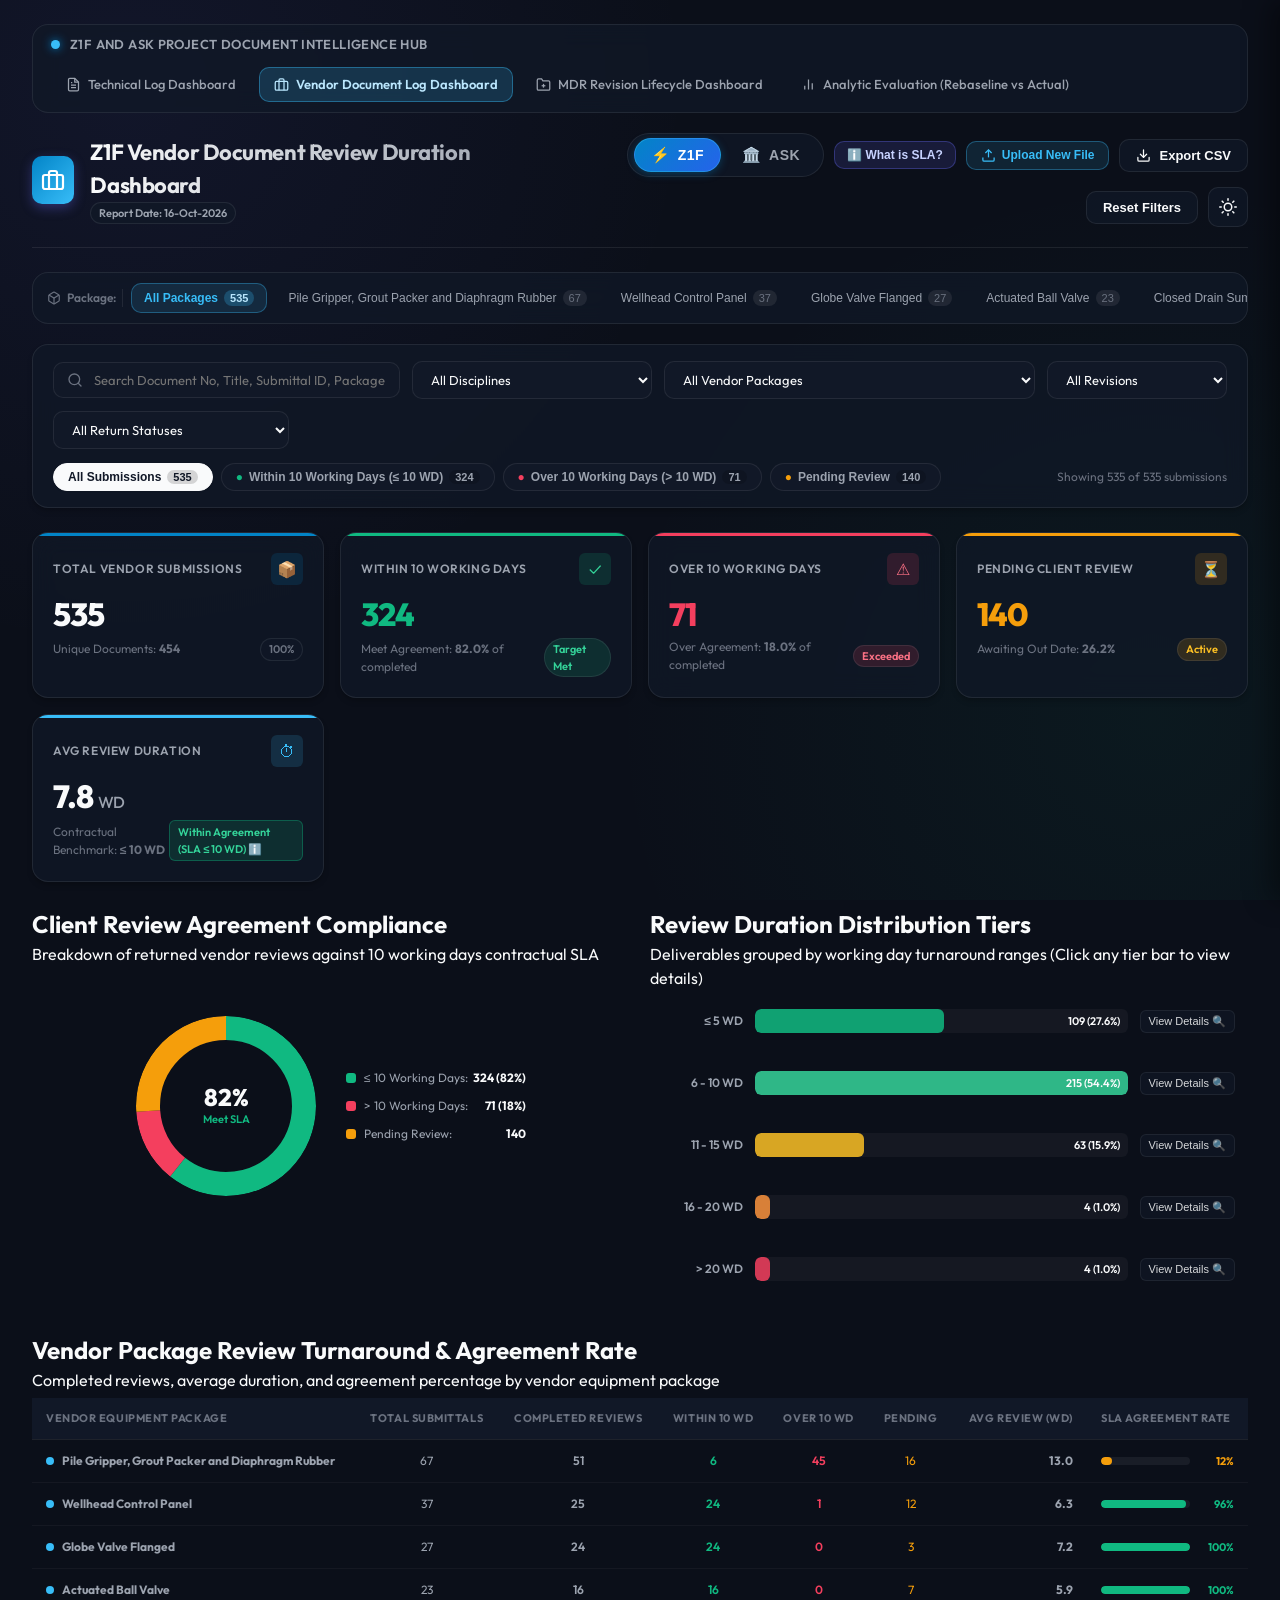
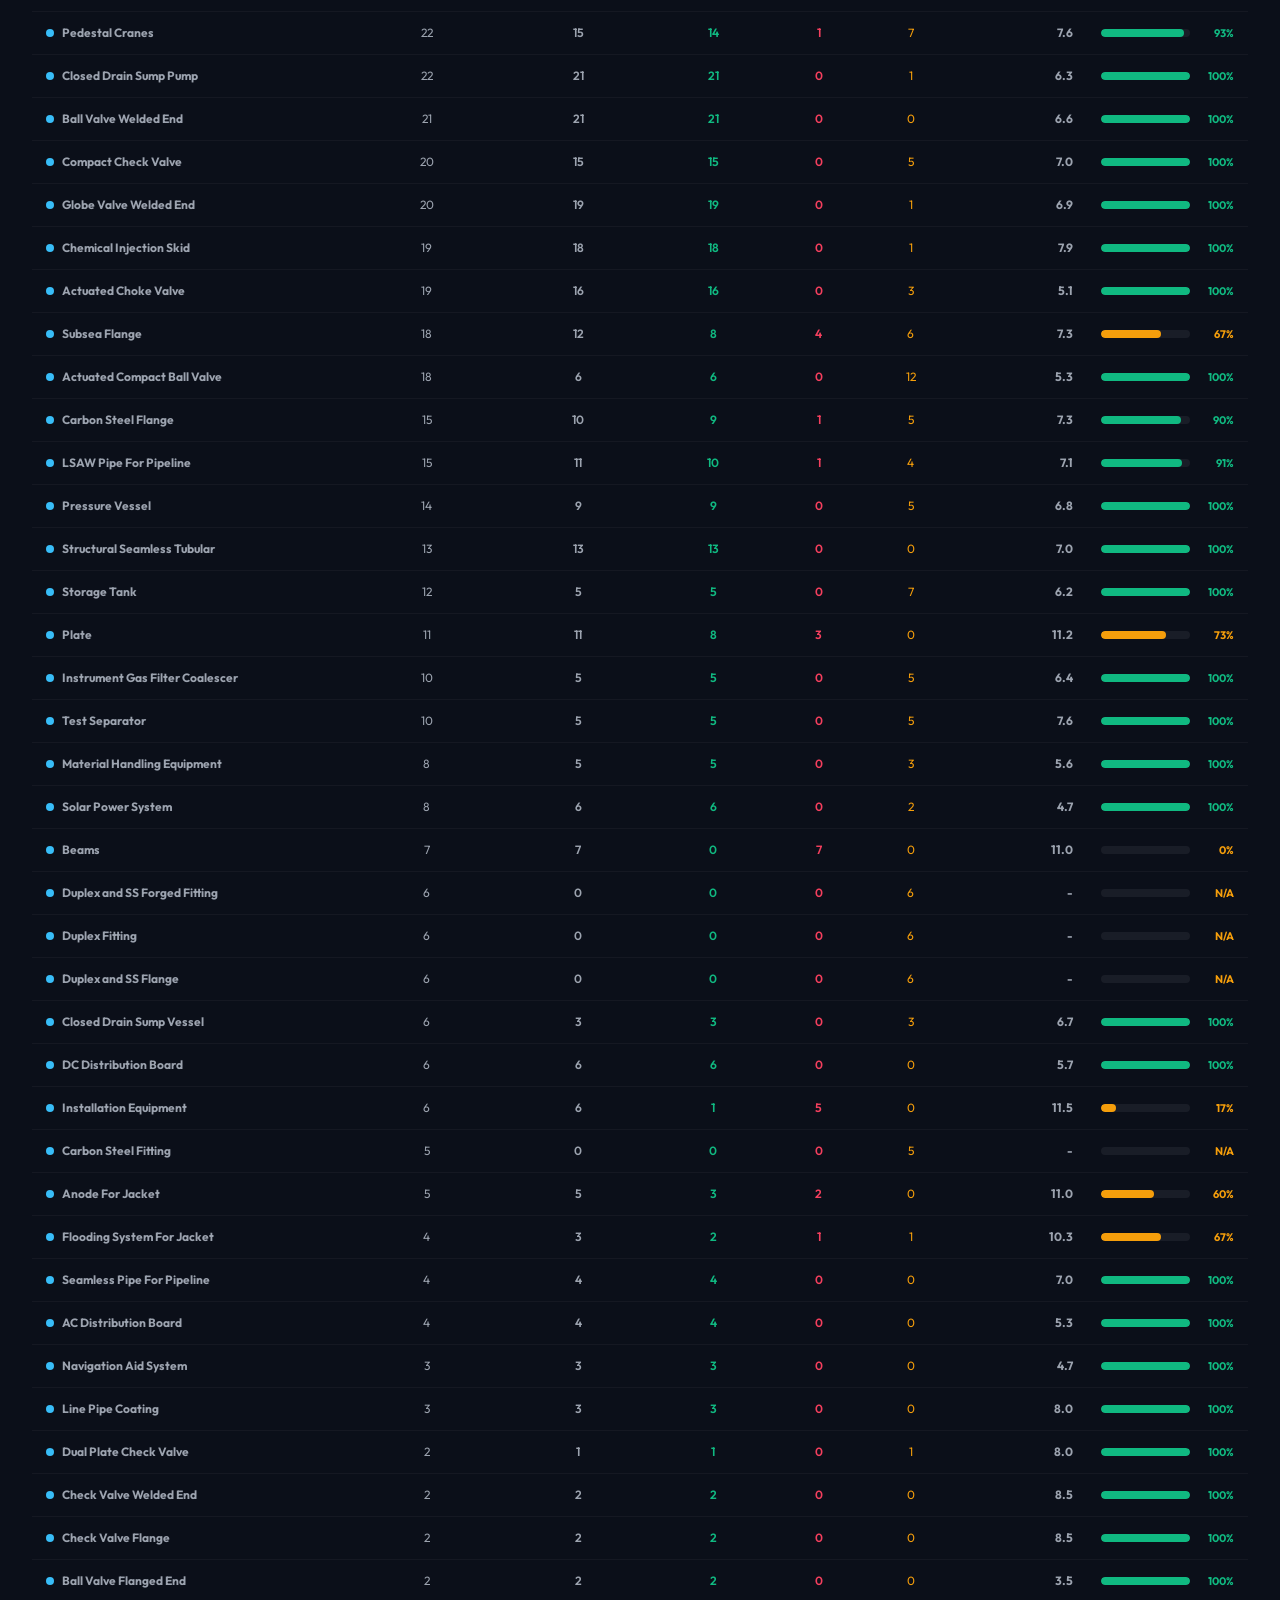
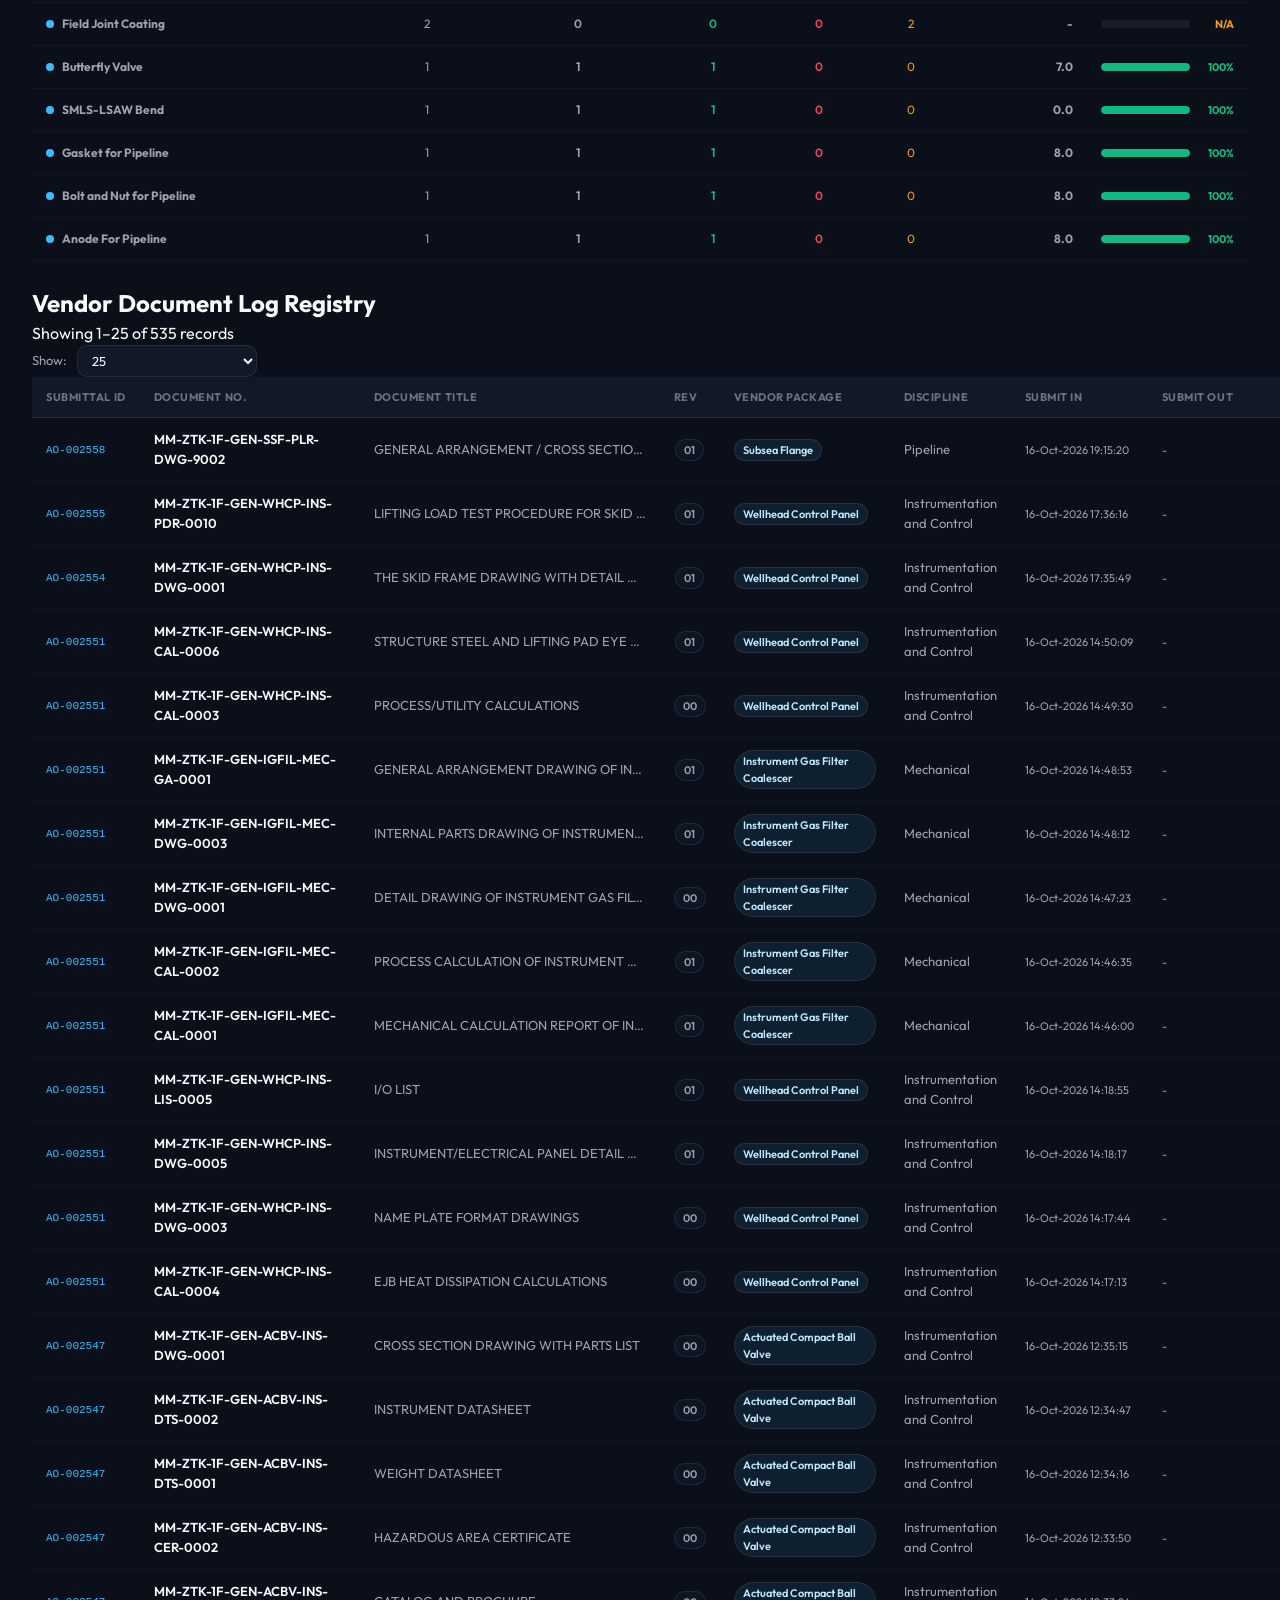
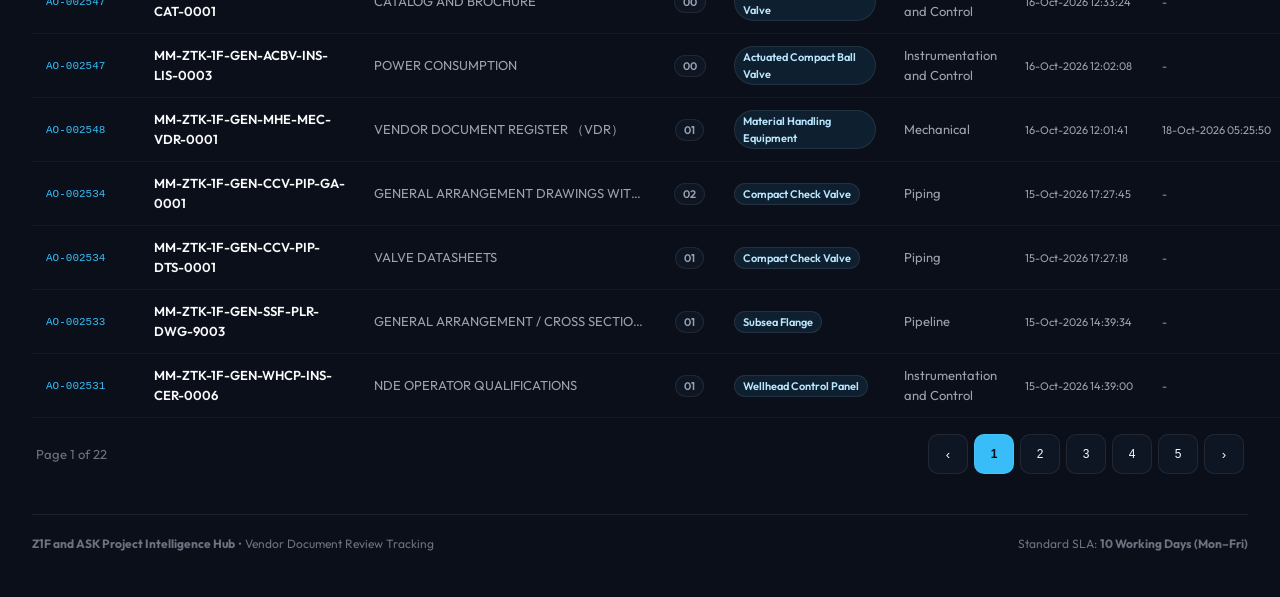
<file: index_vendor.html>
<!DOCTYPE html>
<html lang="en" data-theme="dark">
<head>
  <meta charset="UTF-8">
  <meta name="viewport" content="width=device-width, initial-scale=1.0">
  <title>Z1F Vendor Document Review Duration Dashboard | Contractor vs Client Tracking</title>
  <meta name="description" content="Vendor Document review duration tracking dashboard for Z1F Project. Monitors vendor package submissions and Client review turnaround times in 10 working days.">
  <link rel="stylesheet" href="styles.css">
  <style>
    /* Additional custom styling for Vendor Dashboard */
    .vendor-pkg-nav {
      display: flex;
      align-items: center;
      gap: 8px;
      overflow-x: auto;
      padding: 10px 14px;
      background: var(--bg-card);
      border: 1px solid var(--border-color);
      border-radius: var(--radius-lg);
      margin-bottom: 20px;
      backdrop-filter: blur(12px);
    }
    .vendor-pkg-nav::-webkit-scrollbar {
      height: 4px;
    }
    .vendor-pkg-nav::-webkit-scrollbar-thumb {
      background: rgba(255, 255, 255, 0.15);
      border-radius: 4px;
    }
    .pkg-tab {
      display: inline-flex;
      align-items: center;
      gap: 6px;
      padding: 6px 12px;
      border-radius: var(--radius-md);
      font-size: 12px;
      font-weight: 500;
      color: var(--text-secondary);
      background: transparent;
      border: 1px solid transparent;
      cursor: pointer;
      white-space: nowrap;
      transition: all 0.2s ease;
    }
    .pkg-tab:hover {
      color: var(--text-primary);
      background: rgba(255, 255, 255, 0.05);
    }
    .pkg-tab.active {
      color: #38bdf8;
      background: rgba(56, 189, 248, 0.12);
      border-color: rgba(56, 189, 248, 0.35);
      font-weight: 600;
    }
    .pkg-tab-badge {
      padding: 2px 6px;
      border-radius: 10px;
      font-size: 11px;
      background: rgba(255, 255, 255, 0.08);
      color: var(--text-muted);
    }
    .pkg-tab.active .pkg-tab-badge {
      background: rgba(56, 189, 248, 0.25);
      color: #bae6fd;
    }

    /* High-Contrast Light Theme Overrides */
    [data-theme="light"] .vendor-pkg-nav {
      background: #ffffff;
      border-color: #cbd5e1;
      box-shadow: 0 1px 3px rgba(0, 0, 0, 0.05);
    }
    [data-theme="light"] .vendor-pkg-nav::-webkit-scrollbar-thumb {
      background: #cbd5e1;
    }
    [data-theme="light"] .pkg-tab {
      color: #334155;
      background: #f8fafc;
      border-color: #e2e8f0;
      font-weight: 600;
    }
    [data-theme="light"] .pkg-tab:hover {
      background: #f1f5f9;
      color: #0f172a;
      border-color: #94a3b8;
    }
    [data-theme="light"] .pkg-tab.active {
      color: #ffffff !important;
      background: #0284c7 !important;
      border-color: #0284c7 !important;
      font-weight: 700 !important;
      box-shadow: 0 2px 8px rgba(2, 132, 199, 0.35);
    }
    [data-theme="light"] .pkg-tab-badge {
      background: #e2e8f0;
      color: #334155;
      font-weight: 700;
    }
    [data-theme="light"] .pkg-tab.active .pkg-tab-badge {
      background: rgba(255, 255, 255, 0.28) !important;
      color: #ffffff !important;
      font-weight: 700 !important;
    }
  </style>
</head>
<body>
  <div class="container">
    <!-- Top Nav: Switch between dashboards -->
    <nav class="hub-nav">
      <div class="hub-nav-brand">
        <span style="width: 9px; height: 9px; border-radius: 50%; background: #38bdf8; box-shadow: 0 0 10px #0284c7; display: inline-block;"></span>
        <span>Z1F and ASK Project Document Intelligence Hub</span>
      </div>
      <div class="hub-nav-links">
        <a href="index.html" class="nav-tab-link">
          <svg width="15" height="15" viewBox="0 0 24 24" fill="none" stroke="currentColor" stroke-width="2"><path d="M14 2H6a2 2 0 0 0-2 2v16a2 2 0 0 0 2 2h12a2 2 0 0 0 2-2V8z"></path><polyline points="14 2 14 8 20 8"></polyline><line x1="16" y1="13" x2="8" y2="13"></line><line x1="16" y1="17" x2="8" y2="17"></line><polyline points="10 9 9 9 8 9"></polyline></svg>
          Technical Log Dashboard
        </a>
        <a href="index_vendor.html" class="nav-tab-link active-vendor">
          <svg width="15" height="15" viewBox="0 0 24 24" fill="none" stroke="currentColor" stroke-width="2"><rect x="2" y="7" width="20" height="14" rx="2" ry="2"></rect><path d="M16 21V5a2 2 0 0 0-2-2h-4a2 2 0 0 0-2 2v16"></path></svg>
          Vendor Document Log Dashboard
        </a>
        <a href="index_mdr.html" class="nav-tab-link">
          <svg width="15" height="15" viewBox="0 0 24 24" fill="none" stroke="currentColor" stroke-width="2"><path d="M22 19a2 2 0 0 1-2 2H4a2 2 0 0 1-2-2V5a2 2 0 0 1 2-2h5l2 3h9a2 2 0 0 1 2 2z"></path><line x1="12" y1="11" x2="12" y2="17"></line><line x1="9" y1="14" x2="15" y2="14"></line></svg>
          MDR Revision Lifecycle Dashboard
        </a>
        <a href="index_analytics.html" class="nav-tab-link">
          <svg width="15" height="15" viewBox="0 0 24 24" fill="none" stroke="currentColor" stroke-width="2"><line x1="18" y1="20" x2="18" y2="10"></line><line x1="12" y1="20" x2="12" y2="4"></line><line x1="6" y1="20" x2="6" y2="14"></line></svg>
          Analytic Evaluation (Rebaseline vs Actual)
        </a>
      </div>
    </nav>

    <!-- Header -->
    <header class="app-header">
      <div class="brand-section">
        <div class="brand-logo" style="background: linear-gradient(135deg, #0284c7, #38bdf8);">
          <svg width="24" height="24" viewBox="0 0 24 24" fill="none" stroke="currentColor" stroke-width="2.2" stroke-linecap="round" stroke-linejoin="round">
            <rect x="2" y="7" width="20" height="14" rx="2" ry="2"></rect>
            <path d="M16 21V5a2 2 0 0 0-2-2h-4a2 2 0 0 0-2 2v16"></path>
          </svg>
        </div>
        <div class="brand-title">
          <h1><span id="projectHeaderTitlePrefix">Z1F</span> Vendor Document Review Duration Dashboard</h1>
          <div class="brand-subtitle">
            <span class="badge-tag" id="headerReportDate">Report Date: 16-Oct-2026</span>
          </div>
        </div>
      </div>
      <div class="header-actions">
        <!-- Project Switcher Pill Group (Z1F vs ASK) -->
        <div id="projectSwitcher" class="project-switcher-container"></div>
        <button id="openSlaDefBtn" class="btn-sla-info" title="What is SLA? Service Level Agreement Definition">
          ℹ️ What is SLA?
        </button>
        <button id="openUploadBtn" class="btn-upload-nav" title="Upload New Weekly Cut-Off Excel File">
          <svg width="15" height="15" viewBox="0 0 24 24" fill="none" stroke="currentColor" stroke-width="2"><path d="M21 15v4a2 2 0 0 1-2 2H5a2 2 0 0 1-2-2v-4"></path><polyline points="17 8 12 3 7 8"></polyline><line x1="12" y1="3" x2="12" y2="15"></line></svg>
          Upload New File
        </button>
        <button id="exportCsvBtn" class="btn btn-secondary" title="Export filtered vendor documents to CSV">
          <svg width="15" height="15" viewBox="0 0 24 24" fill="none" stroke="currentColor" stroke-width="2" stroke-linecap="round" stroke-linejoin="round">
            <path d="M21 15v4a2 2 0 0 1-2 2H5a2 2 0 0 1-2-2v-4"></path>
            <polyline points="7 10 12 15 17 10"></polyline>
            <line x1="12" y1="15" x2="12" y2="3"></line>
          </svg>
          Export CSV
        </button>
        <button id="resetFiltersBtn" class="btn btn-secondary" title="Reset all applied filters">
          Reset Filters
        </button>
        <button id="themeToggleBtn" class="btn-icon" title="Toggle Light/Dark Theme" aria-label="Toggle Theme">
          <svg id="themeIcon" width="18" height="18" viewBox="0 0 24 24" fill="none" stroke="currentColor" stroke-width="2" stroke-linecap="round" stroke-linejoin="round">
            <circle cx="12" cy="12" r="5"></circle>
            <line x1="12" y1="1" x2="12" y2="3"></line>
            <line x1="12" y1="21" x2="12" y2="23"></line>
            <line x1="4.22" y1="4.22" x2="5.64" y2="5.64"></line>
            <line x1="18.36" y1="18.36" x2="19.78" y2="19.78"></line>
            <line x1="1" y1="12" x2="3" y2="12"></line>
            <line x1="21" y1="12" x2="23" y2="12"></line>
            <line x1="4.22" y1="19.78" x2="5.64" y2="18.36"></line>
            <line x1="18.36" y1="5.64" x2="19.78" y2="4.22"></line>
          </svg>
        </button>
      </div>
    </header>

    <!-- Vendor Package Quick Navigation Bar (Populated dynamically by app_vendor.js) -->
    <nav class="vendor-pkg-nav" id="vendorPkgNav" aria-label="Vendor Package Filter">
      <div style="display:flex; align-items:center; gap:6px; font-size:12px; font-weight:600; color:var(--text-muted); padding-right:6px; border-right:1px solid var(--border-color);">
        <svg width="14" height="14" viewBox="0 0 24 24" fill="none" stroke="currentColor" stroke-width="2"><path d="M21 16V8a2 2 0 0 0-1-1.73l-7-4a2 2 0 0 0-2 0l-7 4A2 2 0 0 0 3 8v8a2 2 0 0 0 1 1.73l7 4a2 2 0 0 0 2 0l7-4A2 2 0 0 0 21 16z"></path><polyline points="3.27 6.96 12 12.01 20.73 6.96"></polyline><line x1="12" y1="22.08" x2="12" y2="12"></line></svg>
        Package:
      </div>
      <div id="pkgTabsContainer" style="display:inline-flex; align-items:center; gap:8px;">
        <button class="pkg-tab active" data-package="ALL" id="pkgTabAll">
          All Packages <span class="pkg-tab-badge" id="pkgTabCountAll">535</span>
        </button>
      </div>
    </nav>

    <!-- Filter Bar -->
    <section class="filter-bar" aria-label="Dashboard Filters">
      <div class="filter-row">
        <!-- Search Input -->
        <div class="search-box">
          <svg class="search-icon" width="16" height="16" viewBox="0 0 24 24" fill="none" stroke="currentColor" stroke-width="2" stroke-linecap="round" stroke-linejoin="round">
            <circle cx="11" cy="11" r="8"></circle>
            <line x1="21" y1="21" x2="16.65" y2="16.65"></line>
          </svg>
          <input type="text" id="searchInput" class="search-input" placeholder="Search Document No, Title, Submittal ID, Package...">
        </div>

        <!-- Discipline Select -->
        <select id="disciplineSelect" class="select-filter" aria-label="Filter by Discipline">
          <option value="ALL">All Disciplines</option>
        </select>

        <!-- Package Select -->
        <select id="packageSelect" class="select-filter" aria-label="Filter by Vendor Package">
          <option value="ALL">All Vendor Packages</option>
        </select>

        <!-- Revision Select -->
        <select id="revSelect" class="select-filter" aria-label="Filter by Revision">
          <option value="ALL">All Revisions</option>
        </select>

        <!-- Return Status Select -->
        <select id="statusSelect" class="select-filter" aria-label="Filter by Return Status">
          <option value="ALL">All Return Statuses</option>
        </select>
      </div>

      <!-- Quick Category Pills -->
      <div class="filter-row">
        <div class="category-pills" id="categoryPills">
          <button class="pill-btn active" data-category="ALL">
            All Submissions <span class="pill-count" id="countAll">535</span>
          </button>
          <button class="pill-btn pill-within" data-category="<= 10 Days">
            <span style="color:#10b981;">●</span> Within 10 Working Days (&le; 10 WD) <span class="pill-count" id="countWithin">324</span>
          </button>
          <button class="pill-btn pill-over" data-category="> 10 Days">
            <span style="color:#f43f5e;">●</span> Over 10 Working Days (> 10 WD) <span class="pill-count" id="countOver">71</span>
          </button>
          <button class="pill-btn pill-pending" data-category="Pending">
            <span style="color:#f59e0b;">●</span> Pending Review <span class="pill-count" id="countPending">140</span>
          </button>
        </div>
        <div style="font-size: 12px; color: var(--text-muted);" id="filterStatusText">
          Showing 535 submissions
        </div>
      </div>
    </section>

    <!-- KPI Metric Cards Grid -->
    <section class="kpi-grid" aria-label="Key Performance Indicators">
      <!-- Total Submissions -->
      <div class="kpi-card" style="--card-accent: #0284c7;">
        <div class="kpi-header">
          <span class="kpi-title">Total Vendor Submissions</span>
          <div class="kpi-icon-wrap" style="background: rgba(2, 132, 199, 0.15); color: #38bdf8;">
            📦
          </div>
        </div>
        <div class="kpi-value" id="kpiTotal">535</div>
        <div class="kpi-meta">
          <span>Unique Documents: <strong id="kpiUniqueDocs">454</strong></span>
          <span class="badge-tag">100%</span>
        </div>
      </div>

      <!-- Within 10 Working Days (Meet Agreement) -->
      <div class="kpi-card" style="--card-accent: #10b981;">
        <div class="kpi-header">
          <span class="kpi-title">Within 10 Working Days</span>
          <div class="kpi-icon-wrap" style="background: rgba(16, 185, 129, 0.15); color: #34d399;">
            ✓
          </div>
        </div>
        <div class="kpi-value" style="color: #10b981;" id="kpiWithin10">324</div>
        <div class="kpi-meta">
          <span>Meet Agreement: <strong id="kpiWithinPct">82.0%</strong> of completed</span>
          <span class="badge-tag" style="background: rgba(16, 185, 129, 0.15); color: #34d399;">Target Met</span>
        </div>
      </div>

      <!-- Over 10 Working Days (Over Agreement) -->
      <div class="kpi-card" style="--card-accent: #f43f5e;">
        <div class="kpi-header">
          <span class="kpi-title">Over 10 Working Days</span>
          <div class="kpi-icon-wrap" style="background: rgba(244, 63, 94, 0.15); color: #fb7185;">
            ⚠
          </div>
        </div>
        <div class="kpi-value" style="color: #f43f5e;" id="kpiOver10">71</div>
        <div class="kpi-meta">
          <span>Over Agreement: <strong id="kpiOverPct">18.0%</strong> of completed</span>
          <span class="badge-tag" style="background: rgba(244, 63, 94, 0.15); color: #fb7185;">Exceeded</span>
        </div>
      </div>

      <!-- Pending Client Review -->
      <div class="kpi-card" style="--card-accent: #f59e0b;">
        <div class="kpi-header">
          <span class="kpi-title">Pending Client Review</span>
          <div class="kpi-icon-wrap" style="background: rgba(245, 158, 11, 0.15); color: #fbbf24;">
            ⏳
          </div>
        </div>
        <div class="kpi-value" style="color: #f59e0b;" id="kpiPending">140</div>
        <div class="kpi-meta">
          <span>Awaiting Out Date: <strong id="kpiPendingPct">26.2%</strong></span>
          <span class="badge-tag" style="background: rgba(245, 158, 11, 0.15); color: #fbbf24;">Active</span>
        </div>
      </div>

      <!-- Average Review Duration -->
      <div class="kpi-card" style="--card-accent: #38bdf8;">
        <div class="kpi-header">
          <span class="kpi-title">Avg Review Duration</span>
          <div class="kpi-icon-wrap" style="background: rgba(56, 189, 248, 0.15); color: #38bdf8;">
            ⏱
          </div>
        </div>
        <div class="kpi-value" id="kpiAvgDuration">7.8 <span style="font-size:16px; font-weight:500; color:var(--text-secondary);">WD</span></div>
        <div class="kpi-meta">
          <span>Contractual Benchmark: <strong>&le; 10 WD</strong></span>
          <a href="javascript:void(0)" id="slaBadgeBtn" class="sla-badge-interactive" title="Click to view full Service Level Agreement (SLA) Definition">
            Within Agreement (SLA &le; 10 WD) ℹ️
          </a>
        </div>
      </div>
    </section>

    <!-- Visual Charts Grid -->
    <section class="charts-grid" aria-label="Visual Data Analytics">
      <!-- Donut Chart: Agreement Compliance -->
      <div class="chart-card">
        <div class="chart-header">
          <div>
            <h2 class="chart-title">Client Review Agreement Compliance</h2>
            <p class="chart-desc">Breakdown of returned vendor reviews against 10 working days contractual SLA</p>
          </div>
        </div>
        <div id="donutChartContainer" class="chart-body" style="min-height: 280px; display: flex; align-items: center; justify-content: center;">
          <!-- Rendered by JS -->
        </div>
      </div>

      <!-- Duration Distribution Tiers Chart -->
      <div class="chart-card">
        <div class="chart-header">
          <div>
            <h2 class="chart-title">Review Duration Distribution Tiers</h2>
            <p class="chart-desc">Deliverables grouped by working day turnaround ranges (Click any tier bar to view details)</p>
          </div>
          <!-- Active Tier Filter Badge -->
          <div id="activeTierBadge" class="active-tier-tag" style="display: none;">
            <span id="activeTierLabel">Tier</span>
            <button id="clearTierFilterBtn" class="tier-clear-btn" title="Clear tier filter">&times;</button>
          </div>
        </div>
        <div id="tierChartContainer" class="chart-body" style="min-height: 280px;">
          <!-- Rendered by JS -->
        </div>
      </div>
    </section>

    <!-- Vendor Package & Discipline Performance -->
    <section class="charts-grid" aria-label="Package Performance Analytics">
      <!-- Vendor Package Breakdown -->
      <div class="chart-card" style="grid-column: 1 / -1;">
        <div class="chart-header">
          <div>
            <h2 class="chart-title">Vendor Package Review Turnaround & Agreement Rate</h2>
            <p class="chart-desc">Completed reviews, average duration, and agreement percentage by vendor equipment package</p>
          </div>
        </div>
        <div id="packageChartContainer" class="chart-body" style="min-height: 280px; overflow-x: auto;">
          <!-- Rendered by JS -->
        </div>
      </div>
    </section>

    <!-- Document Data Table -->
    <section class="table-card" aria-label="Document Deliverables Table">
      <div class="table-header-row">
        <div>
          <h2 class="table-title">Vendor Document Log Registry</h2>
          <span class="table-record-info" id="tableRecordCountText">Showing 1-25 of 188 records</span>
        </div>
        <div style="display: flex; align-items: center; gap: 10px;">
          <label style="font-size: 13px; color: var(--text-secondary);" for="pageSizeSelect">Show:</label>
          <select id="pageSizeSelect" class="select-filter" style="width: auto; padding: 6px 10px;">
            <option value="10">10</option>
            <option value="25" selected>25</option>
            <option value="50">50</option>
            <option value="100">100</option>
            <option value="ALL">All</option>
          </select>
        </div>
      </div>

      <div class="table-wrapper">
        <table class="data-table" id="mainDocTable">
          <thead>
            <tr>
              <th data-sort="submittal_id" style="width: 110px;">Submittal ID</th>
              <th data-sort="doc_no" style="min-width: 220px;">Document No.</th>
              <th data-sort="doc_title" style="min-width: 260px;">Document Title</th>
              <th data-sort="rev" style="width: 60px;">Rev</th>
              <th data-sort="vendor_package_name" style="min-width: 170px;">Vendor Package</th>
              <th data-sort="discipline_name" style="width: 130px;">Discipline</th>
              <th data-sort="actual_submit_in" style="width: 120px;">Submit In</th>
              <th data-sort="actual_submit_out" style="width: 120px;">Submit Out</th>
              <th data-sort="duration_days" style="width: 120px;">Duration (WD)</th>
              <th data-sort="return_status_name" style="width: 160px;">Return Status</th>
              <th data-sort="category" style="width: 150px;">Agreement Status</th>
              <th style="width: 70px; text-align: center;">Action</th>
            </tr>
          </thead>
          <tbody id="tableBody">
            <!-- Rendered by JS -->
          </tbody>
        </table>
      </div>

      <!-- Pagination Controls -->
      <div class="pagination-bar">
        <div id="paginationInfo" class="pagination-info">Page 1 of 8</div>
        <div id="paginationControls" class="pagination-controls">
          <!-- Rendered by JS -->
        </div>
      </div>
    </section>

    <!-- Deliverable Revision History Drawer -->
    <div id="drawerBackdrop" class="drawer-backdrop"></div>
    <aside id="historyDrawer" class="drawer" aria-label="Document Detail Drawer">
      <div class="drawer-header">
        <div>
          <span class="badge-tag" style="background: rgba(56, 189, 248, 0.15); color: #38bdf8; margin-bottom: 6px;">Vendor Document Detail</span>
          <h3 id="drawerDocNo" style="font-size: 16px; font-weight: 700; color: var(--text-primary); margin: 0; word-break: break-all;">-</h3>
          <p id="drawerDocTitle" style="font-size: 13px; color: var(--text-secondary); margin: 4px 0 0 0;">-</p>
        </div>
        <button id="drawerCloseBtn" class="btn-icon" aria-label="Close Drawer">&times;</button>
      </div>
      <div class="drawer-meta-bar">
        <div>
          <span style="font-size: 11px; color: var(--text-muted); display: block;">PACKAGE</span>
          <strong id="drawerPackage" style="font-size: 12px; color: var(--text-primary);">-</strong>
        </div>
        <div>
          <span style="font-size: 11px; color: var(--text-muted); display: block;">DISCIPLINE</span>
          <strong id="drawerDiscipline" style="font-size: 12px; color: var(--text-primary);">-</strong>
        </div>
        <div>
          <span style="font-size: 11px; color: var(--text-muted); display: block;">SUBMISSIONS</span>
          <strong id="drawerRevCount" style="font-size: 12px; color: var(--text-primary);">-</strong>
        </div>
      </div>
      <div class="drawer-body">
        <h4 style="font-size: 13px; text-transform: uppercase; letter-spacing: 0.05em; color: var(--text-muted); margin-bottom: 12px;">Transmittal Submission & Review Timeline</h4>
        <div id="drawerTimeline" class="timeline-list">
          <!-- Rendered by JS -->
        </div>
      </div>
    </aside>

    <!-- Tier Detail Modal (Drill-down for Duration Tiers) -->
    <div id="tierModalBackdrop" class="tier-modal-backdrop">
      <div class="tier-modal" role="dialog" aria-modal="true">
        <div class="tier-modal-header">
          <div style="display: flex; align-items: center; gap: 12px;">
            <div id="tierModalBadge" style="width: 14px; height: 14px; border-radius: 4px; background: #38bdf8;"></div>
            <div>
              <div style="display: flex; align-items: center; gap: 8px;">
                <h3 id="tierModalTitle" style="margin: 0; font-size: 18px; font-weight: 700; color: var(--text-primary);">Tier Deliverables</h3>
                <span id="tierModalCountBadge" class="tab-badge" style="font-size: 12px; padding: 2px 8px;">0 Documents</span>
              </div>
              <p id="tierModalSubtitle" style="margin: 4px 0 0 0; font-size: 12px; color: var(--text-secondary);">Breakdown by Discipline and Document Registry</p>
            </div>
          </div>
          <button id="tierModalCloseBtn" class="btn-icon" aria-label="Close Modal">&times;</button>
        </div>

        <div style="padding: 14px 20px; border-bottom: 1px solid var(--border-color); background: rgba(255,255,255,0.02); display: flex; align-items: center; justify-content: space-between; flex-wrap: wrap; gap: 10px;">
          <div id="tierDisciplineChips" style="display: flex; gap: 6px; flex-wrap: wrap;">
            <!-- Rendered by JS -->
          </div>
          <div style="display: flex; align-items: center; gap: 8px;">
            <input type="text" id="tierDocSearchInput" class="search-input" style="padding: 6px 12px; font-size: 12px; width: 220px;" placeholder="Search within this tier...">
            <button id="btnFilterMainByTier" class="btn btn-secondary" style="font-size: 12px; padding: 6px 12px;">Apply Filter to Main Table</button>
          </div>
        </div>

        <div class="tier-modal-body">
          <table class="data-table" style="font-size: 12px;">
            <thead>
              <tr>
                <th style="width: 110px;">Submittal ID</th>
                <th style="min-width: 200px;">Document No.</th>
                <th style="min-width: 240px;">Title</th>
                <th style="width: 50px;">Rev</th>
                <th style="width: 140px;">Vendor Package</th>
                <th style="width: 110px;">Discipline</th>
                <th style="width: 100px;">Submit In</th>
                <th style="width: 100px;">Submit Out</th>
                <th style="width: 100px; text-align: right;">Review (WD)</th>
                <th style="width: 130px;">Return Status</th>
              </tr>
            </thead>
            <tbody id="tierDocTableBody">
              <!-- Rendered by JS -->
            </tbody>
          </table>
        </div>
      </div>
    </div>

    <!-- SLA Definition Modal -->
    <div id="slaModalBackdrop" class="tier-modal-backdrop">
      <div class="tier-modal" style="max-width: 680px;" role="dialog" aria-modal="true">
        <div class="tier-modal-header" style="background: linear-gradient(135deg, rgba(99, 102, 241, 0.12), rgba(56, 189, 248, 0.08));">
          <div style="display: flex; align-items: center; gap: 12px;">
            <div style="width: 36px; height: 36px; border-radius: 10px; background: rgba(99, 102, 241, 0.2); color: #818cf8; display: flex; align-items: center; justify-content: center; font-size: 18px; font-weight: 800;">
              ℹ️
            </div>
            <div>
              <h3 style="margin: 0; font-size: 18px; font-weight: 700; color: var(--text-primary);">Service Level Agreement (SLA) Definition</h3>
              <p style="margin: 3px 0 0 0; font-size: 12px; color: var(--text-secondary);">Z1F Project Procedural Engineering Turnaround Standards</p>
            </div>
          </div>
          <button id="slaModalCloseBtn" class="btn-icon" aria-label="Close Modal">&times;</button>
        </div>
        <div class="tier-modal-body" style="padding: 24px; line-height: 1.6; font-size: 13px; color: var(--text-secondary);">
          <div style="background: rgba(16, 185, 129, 0.08); border: 1px solid rgba(16, 185, 129, 0.25); border-radius: 12px; padding: 16px; margin-bottom: 20px;">
            <h4 style="margin: 0 0 6px 0; color: #34d399; font-size: 14px; display: flex; align-items: center; gap: 8px;">
              <span>🎯</span> Contractual Baseline: 10 Working Days
            </h4>
            <p style="margin: 0; color: var(--text-primary);">
              <strong>SLA</strong> stands for <strong>Service Level Agreement</strong>. In the Z1F Field Development Project, the SLA defines the maximum contractual turnaround period allowed for the <strong>Client Engineering Team</strong> to review and officially return submitted technical &amp; vendor deliverables.
            </p>
          </div>

          <div style="display: grid; grid-template-columns: 1fr 1fr; gap: 14px; margin-bottom: 20px;">
            <div style="background: var(--bg-card); border: 1px solid var(--border-color); border-radius: 10px; padding: 14px;">
              <strong style="color: #10b981; display: block; margin-bottom: 4px;">✓ Meet Agreement (&le; 10 WD)</strong>
              <span>Review completed and officially returned with status code (APPR, AWC, etc.) within <strong>10 working days</strong> (Mon&ndash;Fri, excluding weekends).</span>
            </div>
            <div style="background: var(--bg-card); border: 1px solid var(--border-color); border-radius: 10px; padding: 14px;">
              <strong style="color: #f43f5e; display: block; margin-bottom: 4px;">⚠ Over Agreement (> 10 WD)</strong>
              <span>Review elapsed time exceeds 10 working days, triggering overdue tracking and potential schedule delay claim liabilities.</span>
            </div>
          </div>

          <div style="background: var(--bg-card); border: 1px solid var(--border-color); border-radius: 10px; padding: 14px;">
            <strong style="color: var(--text-primary); display: block; margin-bottom: 6px;">How Working Days are Counted:</strong>
            <ul style="margin: 0; padding-left: 20px; font-size: 12px; color: var(--text-secondary);">
              <li><strong>Starts</strong>: The first business day following official receipt date (<code>Actual Submit In</code>).</li>
              <li><strong>Counted</strong>: Monday through Friday only. Saturdays and Sundays are excluded.</li>
              <li><strong>Ends</strong>: The date the review status is officially issued out (<code>Actual Submit Out</code>).</li>
            </ul>
          </div>
        </div>
      </div>
    </div>

    <!-- Upload New Cut-Off Report Modal -->
    <div id="uploadModalBackdrop" class="tier-modal-backdrop">
      <div class="tier-modal" style="max-width: 640px;" role="dialog" aria-modal="true">
        <div class="tier-modal-header" style="background: linear-gradient(135deg, rgba(56, 189, 248, 0.12), rgba(99, 102, 241, 0.08));">
          <div style="display: flex; align-items: center; gap: 12px;">
            <div style="width: 36px; height: 36px; border-radius: 10px; background: rgba(56, 189, 248, 0.2); color: #38bdf8; display: flex; align-items: center; justify-content: center; font-size: 18px; font-weight: 800;">
              📁
            </div>
            <div>
              <h3 style="margin: 0; font-size: 18px; font-weight: 700; color: var(--text-primary);">Upload New Weekly Cut-Off Report</h3>
              <p style="margin: 3px 0 0 0; font-size: 12px; color: var(--text-secondary);">Auto-detects and updates dashboard with latest Excel data</p>
            </div>
          </div>
          <button id="uploadModalCloseBtn" class="btn-icon" aria-label="Close Modal">&times;</button>
        </div>
        <div class="tier-modal-body" style="padding: 24px;">
          <div id="uploadDropzone" class="upload-dropzone">
            <svg width="44" height="44" viewBox="0 0 24 24" fill="none" stroke="#38bdf8" stroke-width="1.8" style="margin-bottom: 12px;"><path d="M21 15v4a2 2 0 0 1-2 2H5a2 2 0 0 1-2-2v-4"></path><polyline points="17 8 12 3 7 8"></polyline><line x1="12" y1="3" x2="12" y2="15"></line></svg>
            <h4 style="margin: 0 0 6px 0; font-size: 15px; color: var(--text-primary);">Drag &amp; Drop your new Excel Report here</h4>
            <p style="margin: 0 0 16px 0; font-size: 12px; color: var(--text-secondary);">
              Supports Technical Log (<code>.xlsx</code>), Vendor Log (<code>.xls/.xlsx</code>), or EDSR Registers (<code>.xlsx/.xlsm</code>)
            </p>
            <input type="file" id="fileUploadInput" accept=".xlsx,.xls" style="display: none;">
            <button type="button" class="btn btn-secondary" onclick="document.getElementById('fileUploadInput').click()">
              Browse Files...
            </button>
          </div>

          <div id="uploadStatusBox" style="display: none; margin-top: 16px; padding: 14px; border-radius: 10px; font-size: 13px;">
            <!-- Dynamic feedback -->
          </div>

          <div style="margin-top: 20px; font-size: 11px; color: var(--text-muted); line-height: 1.5; border-top: 1px solid var(--border-color); padding-top: 14px;">
            💡 <strong>Automatic Date Detection:</strong> Weekly filenames with changing dates (e.g. <code>Z1F Technical Document Log Report - 16 Oct 26.xlsx</code> or <code>Z1F Vendor Document Log Report - 16 Oct 26.xls</code>) are automatically parsed, recalculated with 10 working days criteria, and reflected immediately on this dashboard.
          </div>
        </div>
      </div>
    </div>

    <!-- Footer -->
    <footer style="margin-top: 40px; padding: 20px 0; border-top: 1px solid var(--border-color); display: flex; align-items: center; justify-content: space-between; font-size: 12px; color: var(--text-muted); flex-wrap: wrap; gap: 10px;">
      <div>
        <strong>Z1F and ASK Project Intelligence Hub</strong> &bull; Vendor Document Review Tracking
      </div>
      <div>
        Standard SLA: <strong>10 Working Days (Mon&ndash;Fri)</strong>
      </div>
    </footer>
  </div>

  <!-- Project Manager & Multi-Project Dataset Bootstrapper -->
  <script src="project_manager.js"></script>
  <script>
    (function() {
      var proj = window.ZDocProjectManager ? window.ZDocProjectManager.getActiveProject() : 'Z1F';
      var src = (proj === 'ASK') ? 'ask_vendor_data.js' : 'z1f_vendor_data.js';
      document.write('<script src="' + src + '"><\/script>');
    })();
  </script>
  <!-- Application Script -->
  <script src="app_vendor.js"></script>
</body>
</html>
</file>
<file: styles.css>
/* ==========================================================================
   Document Review Duration Dashboard - Modern Design System
   ========================================================================== */

@import url('https://fonts.googleapis.com/css2?family=Outfit:wght@300;400;500;600;700;800&family=JetBrains+Mono:wght@400;500&display=swap');

:root {
  /* Color Palette - Dark Mode Default */
  --bg-primary: #0b0f19;
  --bg-secondary: #111827;
  --bg-card: rgba(17, 24, 39, 0.75);
  --bg-card-hover: rgba(31, 41, 55, 0.85);
  --bg-glass: rgba(17, 24, 39, 0.6);
  --border-color: rgba(255, 255, 255, 0.08);
  --border-focus: rgba(99, 102, 241, 0.5);

  --text-primary: #f9fafb;
  --text-secondary: #9ca3af;
  --text-muted: #6b7280;
  --text-inverse: #111827;

  /* Accent Colors */
  --color-within10: #10b981;
  --color-within10-bg: rgba(16, 185, 129, 0.12);
  --color-within10-border: rgba(16, 185, 129, 0.3);

  --color-over10: #f43f5e;
  --color-over10-bg: rgba(244, 63, 94, 0.12);
  --color-over10-border: rgba(244, 63, 94, 0.3);

  --color-pending: #f59e0b;
  --color-pending-bg: rgba(245, 158, 11, 0.12);
  --color-pending-border: rgba(245, 158, 11, 0.3);

  --color-brand: #6366f1;
  --color-brand-light: #818cf8;
  --color-cyan: #06b6d4;
  --color-purple: #a855f7;

  /* Elevations & Effects */
  --shadow-sm: 0 1px 2px 0 rgba(0, 0, 0, 0.05);
  --shadow-md: 0 4px 6px -1px rgba(0, 0, 0, 0.2), 0 2px 4px -1px rgba(0, 0, 0, 0.1);
  --shadow-lg: 0 10px 15px -3px rgba(0, 0, 0, 0.3), 0 4px 6px -2px rgba(0, 0, 0, 0.15);
  --shadow-glow: 0 0 25px rgba(99, 102, 241, 0.2);

  --radius-sm: 6px;
  --radius-md: 10px;
  --radius-lg: 16px;
  --radius-full: 9999px;

  --transition-fast: 0.15s ease;
  --transition-normal: 0.25s ease;
}

/* Project Switcher Styling */
.project-switcher-container {
  display: flex;
  align-items: center;
  gap: 6px;
  background: var(--bg-card);
  border: 1px solid var(--border-color);
  padding: 4px 6px;
  border-radius: var(--radius-full);
  box-shadow: var(--shadow-sm);
}
.project-pill-group {
  display: inline-flex;
  align-items: center;
  gap: 4px;
}
.project-pill {
  display: inline-flex;
  align-items: center;
  gap: 8px;
  padding: 7px 16px;
  border-radius: var(--radius-full);
  font-size: 14px;
  font-weight: 700;
  color: var(--text-secondary);
  background: transparent;
  border: 1px solid transparent;
  cursor: pointer;
  transition: all var(--transition-fast);
}
.project-pill:hover {
  color: var(--text-primary);
  background: rgba(255, 255, 255, 0.05);
}
.project-pill.active {
  color: #ffffff;
  background: linear-gradient(135deg, #0284c7 0%, #2563eb 100%);
  border-color: rgba(56, 189, 248, 0.4);
  box-shadow: 0 2px 8px rgba(2, 132, 199, 0.35);
}
[data-theme="light"] .project-pill.active {
  color: #ffffff;
  background: linear-gradient(135deg, #0284c7 0%, #0369a1 100%);
}
.project-pill .proj-icon {
  font-size: 15px;
}
.project-pill .proj-label {
  font-size: 14px;
  font-weight: 700;
  letter-spacing: 0.5px;
}

[data-theme="light"] {
  --bg-primary: #f8fafc;
  --bg-secondary: #f1f5f9;
  --bg-card: rgba(255, 255, 255, 0.85);
  --bg-card-hover: #ffffff;
  --bg-glass: rgba(255, 255, 255, 0.7);
  --border-color: rgba(226, 232, 240, 0.8);
  --border-focus: rgba(99, 102, 241, 0.4);

  --text-primary: #0f172a;
  --text-secondary: #475569;
  --text-muted: #94a3b8;
  --text-inverse: #ffffff;

  --shadow-md: 0 4px 6px -1px rgba(0, 0, 0, 0.05), 0 2px 4px -1px rgba(0, 0, 0, 0.03);
  --shadow-lg: 0 10px 15px -3px rgba(0, 0, 0, 0.08), 0 4px 6px -2px rgba(0, 0, 0, 0.04);
}

/* Base Styles */
* {
  box-sizing: border-box;
  margin: 0;
  padding: 0;
}

body {
  font-family: 'Outfit', -apple-system, BlinkMacSystemFont, "Segoe UI", Roboto, sans-serif;
  background-color: var(--bg-primary);
  color: var(--text-primary);
  line-height: 1.5;
  min-height: 100vh;
  transition: background-color var(--transition-normal), color var(--transition-normal);
  background-image: 
    radial-gradient(circle at 10% 10%, rgba(99, 102, 241, 0.08) 0%, transparent 40%),
    radial-gradient(circle at 90% 80%, rgba(16, 185, 129, 0.06) 0%, transparent 40%);
  background-attachment: fixed;
}

.container {
  max-width: 1560px;
  margin: 0 auto;
  padding: 24px 32px;
}

/* App Header */
.app-header {
  display: flex;
  align-items: center;
  justify-content: space-between;
  margin-bottom: 24px;
  padding-bottom: 20px;
  border-bottom: 1px solid var(--border-color);
  flex-wrap: wrap;
  gap: 16px;
}

@media (min-width: 1280px) {
  .app-header {
    flex-wrap: nowrap;
  }
}

.brand-section {
  display: flex;
  align-items: center;
  gap: 16px;
}

.brand-logo {
  width: 48px;
  height: 48px;
  background: linear-gradient(135deg, #6366f1, #3b82f6);
  border-radius: var(--radius-md);
  display: flex;
  align-items: center;
  justify-content: center;
  box-shadow: 0 4px 12px rgba(99, 102, 241, 0.35);
  color: #fff;
  font-size: 24px;
  font-weight: 700;
}

.brand-title h1 {
  font-size: 22px;
  font-weight: 700;
  letter-spacing: -0.02em;
  background: linear-gradient(to right, var(--text-primary), var(--text-secondary));
  -webkit-background-clip: text;
  -webkit-text-fill-color: transparent;
}

.brand-subtitle {
  font-size: 13px;
  color: var(--text-secondary);
  display: flex;
  align-items: center;
  gap: 8px;
}

.badge-tag {
  display: inline-flex;
  align-items: center;
  gap: 4px;
  padding: 2px 8px;
  border-radius: var(--radius-full);
  font-size: 11px;
  font-weight: 600;
  background: var(--bg-card);
  border: 1px solid var(--border-color);
}

.header-actions {
  display: flex;
  align-items: center;
  gap: 10px;
  margin-left: auto;
  justify-content: flex-end;
  flex-wrap: wrap;
}

.btn-icon {
  background: var(--bg-card);
  border: 1px solid var(--border-color);
  color: var(--text-primary);
  width: 40px;
  height: 40px;
  border-radius: var(--radius-md);
  cursor: pointer;
  display: flex;
  align-items: center;
  justify-content: center;
  transition: all var(--transition-fast);
}

.btn-icon:hover {
  background: var(--bg-card-hover);
  border-color: var(--color-brand);
  transform: translateY(-1px);
}

.btn {
  display: inline-flex;
  align-items: center;
  gap: 8px;
  padding: 8px 16px;
  border-radius: var(--radius-md);
  font-size: 13px;
  font-weight: 600;
  cursor: pointer;
  transition: all var(--transition-fast);
  border: 1px solid transparent;
}

.btn-primary {
  background: linear-gradient(135deg, #6366f1, #4f46e5);
  color: #fff;
  box-shadow: 0 2px 8px rgba(99, 102, 241, 0.3);
}

.btn-primary:hover {
  background: linear-gradient(135deg, #4f46e5, #4338ca);
  transform: translateY(-1px);
  box-shadow: 0 4px 12px rgba(99, 102, 241, 0.4);
}

.btn-secondary {
  background: var(--bg-card);
  border-color: var(--border-color);
  color: var(--text-primary);
}

.btn-secondary:hover {
  background: var(--bg-card-hover);
  border-color: var(--text-muted);
}

/* Contractor Scope Selector Bar */
.contractor-scope-nav {
  display: flex;
  align-items: center;
  gap: 10px;
  background: var(--bg-card);
  backdrop-filter: blur(12px);
  border: 1px solid var(--border-color);
  border-radius: var(--radius-lg);
  padding: 8px 12px;
  margin-bottom: 12px;
  overflow-x: auto;
  box-shadow: var(--shadow-sm);
}

.contractor-nav-label {
  font-size: 12px;
  font-weight: 700;
  color: var(--text-muted);
  text-transform: uppercase;
  letter-spacing: 0.05em;
  padding: 0 8px;
  white-space: nowrap;
  display: flex;
  align-items: center;
  gap: 6px;
}

.contractor-tab {
  background: var(--bg-secondary);
  border: 1px solid var(--border-color);
  color: var(--text-secondary);
  padding: 7px 14px;
  border-radius: var(--radius-md);
  font-size: 13px;
  font-weight: 600;
  cursor: pointer;
  display: inline-flex;
  align-items: center;
  gap: 8px;
  white-space: nowrap;
  transition: all var(--transition-fast);
}

.contractor-tab:hover {
  background: var(--bg-card-hover);
  color: var(--text-primary);
  border-color: var(--text-muted);
}

.contractor-tab.active {
  background: linear-gradient(135deg, #0284c7, #0369a1);
  color: #ffffff;
  border-color: #0284c7;
  box-shadow: 0 2px 8px rgba(2, 132, 199, 0.35);
}

.contractor-tab .tab-badge {
  background: rgba(255, 255, 255, 0.2);
  color: inherit;
  padding: 2px 6px;
  border-radius: var(--radius-full);
  font-size: 11px;
}

/* Document Category Selector Bar */
.doc-category-nav {
  display: flex;
  align-items: center;
  gap: 10px;
  background: var(--bg-card);
  backdrop-filter: blur(12px);
  border: 1px solid var(--border-color);
  border-radius: var(--radius-lg);
  padding: 8px 12px;
  margin-bottom: 16px;
  overflow-x: auto;
  box-shadow: var(--shadow-sm);
}

.doc-category-nav-label {
  font-size: 12px;
  font-weight: 700;
  color: var(--text-muted);
  text-transform: uppercase;
  letter-spacing: 0.05em;
  padding: 0 8px;
  white-space: nowrap;
  display: flex;
  align-items: center;
  gap: 6px;
}

.doc-category-tab {
  background: var(--bg-secondary);
  border: 1px solid var(--border-color);
  color: var(--text-secondary);
  padding: 7px 14px;
  border-radius: var(--radius-md);
  font-size: 13px;
  font-weight: 600;
  cursor: pointer;
  display: inline-flex;
  align-items: center;
  gap: 8px;
  white-space: nowrap;
  transition: all var(--transition-fast);
}

.doc-category-tab:hover {
  background: var(--bg-card-hover);
  color: var(--text-primary);
  border-color: var(--text-muted);
}

.doc-category-tab.active {
  background: linear-gradient(135deg, #6366f1, #4f46e5);
  color: #ffffff;
  border-color: #6366f1;
  box-shadow: 0 2px 8px rgba(99, 102, 241, 0.35);
}

.doc-category-tab.focus-part-b.active {
  background: linear-gradient(135deg, #3b82f6, #1d4ed8);
  border-color: #3b82f6;
  box-shadow: 0 2px 8px rgba(59, 130, 246, 0.4);
}

.tab-badge {
  padding: 2px 7px;
  border-radius: var(--radius-full);
  font-size: 11px;
  font-family: 'JetBrains Mono', monospace;
  background: rgba(0, 0, 0, 0.2);
}

.doc-category-tab.active .tab-badge {
  background: rgba(255, 255, 255, 0.25);
  color: #fff;
}

/* Filter Bar */
.filter-bar {
  background: var(--bg-card);
  backdrop-filter: blur(12px);
  border: 1px solid var(--border-color);
  border-radius: var(--radius-lg);
  padding: 16px 20px;
  margin-bottom: 24px;
  display: flex;
  flex-direction: column;
  gap: 14px;
  box-shadow: var(--shadow-md);
}

.filter-row {
  display: flex;
  align-items: center;
  justify-content: space-between;
  flex-wrap: wrap;
  gap: 12px;
}

.search-box {
  position: relative;
  flex: 1;
  min-width: 260px;
}

.search-icon {
  position: absolute;
  left: 14px;
  top: 50%;
  transform: translateY(-50%);
  color: var(--text-muted);
  pointer-events: none;
}

.search-input {
  width: 100%;
  background: var(--bg-secondary);
  border: 1px solid var(--border-color);
  padding: 9px 14px 9px 40px;
  border-radius: var(--radius-md);
  color: var(--text-primary);
  font-size: 13px;
  font-family: inherit;
  transition: all var(--transition-fast);
}

.search-input:focus {
  outline: none;
  border-color: var(--border-focus);
  background: var(--bg-primary);
  box-shadow: 0 0 0 3px rgba(99, 102, 241, 0.15);
}

.select-filter {
  background: var(--bg-secondary);
  border: 1px solid var(--border-color);
  padding: 9px 14px;
  border-radius: var(--radius-md);
  color: var(--text-primary);
  font-size: 13px;
  font-family: inherit;
  cursor: pointer;
  min-width: 180px;
  transition: all var(--transition-fast);
}

.select-filter:focus {
  outline: none;
  border-color: var(--border-focus);
}

/* Category Filter Pills */
.category-pills {
  display: flex;
  align-items: center;
  gap: 8px;
  flex-wrap: wrap;
}

.pill-btn {
  background: var(--bg-secondary);
  border: 1px solid var(--border-color);
  color: var(--text-secondary);
  padding: 6px 14px;
  border-radius: var(--radius-full);
  font-size: 12px;
  font-weight: 600;
  cursor: pointer;
  display: inline-flex;
  align-items: center;
  gap: 6px;
  transition: all var(--transition-fast);
}

.pill-btn:hover {
  color: var(--text-primary);
  border-color: var(--text-muted);
}

.pill-btn.active {
  background: var(--text-primary);
  color: var(--text-inverse);
  border-color: var(--text-primary);
  box-shadow: var(--shadow-sm);
}

.pill-btn.active.pill-within {
  background: var(--color-within10);
  border-color: var(--color-within10);
  color: #fff;
}

.pill-btn.active.pill-over {
  background: var(--color-over10);
  border-color: var(--color-over10);
  color: #fff;
}

.pill-btn.active.pill-pending {
  background: var(--color-pending);
  border-color: var(--color-pending);
  color: #fff;
}

.pill-count {
  padding: 1px 6px;
  border-radius: var(--radius-full);
  font-size: 11px;
  background: rgba(0, 0, 0, 0.15);
}

/* KPI Cards Grid */
.kpi-grid {
  display: grid;
  grid-template-columns: repeat(auto-fit, minmax(240px, 1fr));
  gap: 16px;
  margin-bottom: 24px;
}

.kpi-card {
  background: var(--bg-card);
  backdrop-filter: blur(12px);
  border: 1px solid var(--border-color);
  border-radius: var(--radius-lg);
  padding: 20px;
  position: relative;
  overflow: hidden;
  box-shadow: var(--shadow-md);
  transition: transform var(--transition-fast), border-color var(--transition-fast);
}

.kpi-card:hover {
  transform: translateY(-2px);
  border-color: rgba(255, 255, 255, 0.15);
}

.kpi-card::before {
  content: '';
  position: absolute;
  top: 0;
  left: 0;
  right: 0;
  height: 3px;
  background: var(--card-accent, var(--color-brand));
}

.kpi-header {
  display: flex;
  align-items: center;
  justify-content: space-between;
  margin-bottom: 12px;
}

.kpi-title {
  font-size: 12px;
  font-weight: 600;
  color: var(--text-secondary);
  text-transform: uppercase;
  letter-spacing: 0.05em;
}

.kpi-icon-wrap {
  width: 32px;
  height: 32px;
  border-radius: var(--radius-sm);
  display: flex;
  align-items: center;
  justify-content: center;
  font-size: 16px;
}

.kpi-value {
  font-size: 32px;
  font-weight: 800;
  letter-spacing: -0.03em;
  color: var(--text-primary);
  line-height: 1.1;
  margin-bottom: 6px;
}

.kpi-meta {
  font-size: 12px;
  color: var(--text-muted);
  display: flex;
  align-items: center;
  justify-content: space-between;
}

.kpi-badge {
  font-weight: 700;
  padding: 2px 6px;
  border-radius: var(--radius-sm);
}

/* Charts Grid */
.charts-grid {
  display: grid;
  grid-template-columns: 1fr 1fr;
  gap: 20px;
  margin-bottom: 24px;
}

@media (max-width: 1080px) {
  .charts-grid {
    grid-template-columns: 1fr;
  }
}

.card {
  background: var(--bg-card);
  backdrop-filter: blur(12px);
  border: 1px solid var(--border-color);
  border-radius: var(--radius-lg);
  padding: 22px;
  box-shadow: var(--shadow-md);
}

.card-header {
  display: flex;
  align-items: center;
  justify-content: space-between;
  margin-bottom: 18px;
}

.card-title {
  font-size: 16px;
  font-weight: 700;
  color: var(--text-primary);
}

.card-subtitle {
  font-size: 12px;
  color: var(--text-muted);
}

/* Chart Canvas & SVG */
.chart-container {
  position: relative;
  width: 100%;
  min-height: 260px;
  display: flex;
  align-items: center;
  justify-content: center;
}

/* SVG Chart Elements */
.svg-chart {
  width: 100%;
  height: auto;
  overflow: visible;
}

.donut-legend {
  display: flex;
  flex-direction: column;
  gap: 10px;
  margin-left: 20px;
  flex: 1;
}

.donut-legend-item {
  display: flex;
  align-items: center;
  justify-content: space-between;
  font-size: 13px;
  cursor: pointer;
  padding: 4px 8px;
  border-radius: var(--radius-sm);
  transition: background var(--transition-fast);
}

.donut-legend-item:hover {
  background: var(--bg-card-hover);
}

.donut-legend-color {
  width: 10px;
  height: 10px;
  border-radius: 2px;
  display: inline-block;
  margin-right: 8px;
}

/* Discipline Table Summary */
.discipline-summary-table {
  width: 100%;
  border-collapse: collapse;
  font-size: 13px;
}

.discipline-summary-table th {
  text-align: left;
  padding: 10px 14px;
  font-size: 11px;
  font-weight: 700;
  text-transform: uppercase;
  letter-spacing: 0.05em;
  color: var(--text-muted);
  border-bottom: 1px solid var(--border-color);
}

.discipline-summary-table td {
  padding: 10px 14px;
  border-bottom: 1px solid rgba(255, 255, 255, 0.04);
  color: var(--text-secondary);
}

.discipline-summary-table tr:hover td {
  background: var(--bg-card-hover);
  color: var(--text-primary);
  cursor: pointer;
}

.progress-bar-wrap {
  width: 100%;
  height: 6px;
  background: var(--bg-secondary);
  border-radius: var(--radius-full);
  overflow: hidden;
  display: flex;
}

.progress-segment {
  height: 100%;
  transition: width var(--transition-normal);
}

/* Main Data Table */
.table-card {
  margin-bottom: 40px;
}

.table-responsive {
  width: 100%;
  overflow-x: auto;
  border-radius: var(--radius-md);
}

.data-table {
  width: 100%;
  border-collapse: collapse;
  font-size: 13px;
  text-align: left;
}

.data-table th {
  background: var(--bg-secondary);
  padding: 12px 14px;
  font-size: 11px;
  font-weight: 700;
  text-transform: uppercase;
  letter-spacing: 0.05em;
  color: var(--text-muted);
  border-bottom: 1px solid var(--border-color);
  white-space: nowrap;
  cursor: pointer;
  user-select: none;
}

.data-table th:hover {
  color: var(--text-primary);
}

.data-table th.sort-asc::after {
  content: ' ▲';
  font-size: 9px;
  color: var(--color-brand);
}

.data-table th.sort-desc::after {
  content: ' ▼';
  font-size: 9px;
  color: var(--color-brand);
}

.data-table td {
  padding: 12px 14px;
  border-bottom: 1px solid rgba(255, 255, 255, 0.04);
  color: var(--text-secondary);
  vertical-align: middle;
}

.data-table tbody tr:hover td {
  background: var(--bg-card-hover);
  color: var(--text-primary);
}

.doc-no {
  font-family: 'JetBrains Mono', monospace;
  font-weight: 600;
  color: var(--text-primary);
  cursor: pointer;
  transition: color var(--transition-fast);
}

.doc-no:hover {
  color: var(--color-brand-light);
  text-decoration: underline;
}

.doc-title-cell {
  max-width: 320px;
  overflow: hidden;
  text-overflow: ellipsis;
  white-space: nowrap;
}

.rev-badge {
  display: inline-block;
  padding: 2px 7px;
  border-radius: var(--radius-sm);
  font-family: 'JetBrains Mono', monospace;
  font-size: 11px;
  font-weight: 700;
  background: var(--bg-secondary);
  border: 1px solid var(--border-color);
  color: var(--text-primary);
}

/* Category Badges */
.badge-category {
  display: inline-flex;
  align-items: center;
  gap: 5px;
  padding: 3px 10px;
  border-radius: var(--radius-full);
  font-size: 11px;
  font-weight: 700;
  white-space: nowrap;
}

.badge-within10 {
  background: var(--color-within10-bg);
  border: 1px solid var(--color-within10-border);
  color: var(--color-within10);
}

.badge-over10 {
  background: var(--color-over10-bg);
  border: 1px solid var(--color-over10-border);
  color: var(--color-over10);
}

.badge-pending {
  background: var(--color-pending-bg);
  border: 1px solid var(--color-pending-border);
  color: var(--color-pending);
}

.badge-status {
  display: inline-block;
  padding: 2px 8px;
  border-radius: var(--radius-sm);
  font-size: 11px;
  font-weight: 600;
}

.status-appr {
  background: rgba(16, 185, 129, 0.15);
  color: #10b981;
}

.status-awc {
  background: rgba(59, 130, 246, 0.15);
  color: #3b82f6;
}

.status-na {
  background: rgba(239, 68, 68, 0.15);
  color: #ef4444;
}

.status-rec {
  background: rgba(245, 158, 11, 0.15);
  color: #f59e0b;
}

.status-default {
  background: rgba(156, 163, 175, 0.15);
  color: #9ca3af;
}

/* Duration Number Cell */
.duration-val {
  font-family: 'JetBrains Mono', monospace;
  font-weight: 700;
  font-size: 13px;
}

.duration-val.within10 {
  color: var(--color-within10);
}

.duration-val.over10 {
  color: var(--color-over10);
}

.duration-val.pending {
  color: var(--text-muted);
}

/* Table Pagination */
.pagination-bar {
  display: flex;
  align-items: center;
  justify-content: space-between;
  padding: 16px 4px 0 4px;
  flex-wrap: wrap;
  gap: 12px;
}

.pagination-info {
  font-size: 13px;
  color: var(--text-muted);
}

.pagination-controls {
  display: flex;
  align-items: center;
  gap: 6px;
}

.page-btn {
  background: var(--bg-secondary);
  border: 1px solid var(--border-color);
  color: var(--text-primary);
  min-width: 32px;
  height: 32px;
  padding: 0 8px;
  border-radius: var(--radius-sm);
  font-size: 12px;
  font-weight: 600;
  cursor: pointer;
  display: inline-flex;
  align-items: center;
  justify-content: center;
  transition: all var(--transition-fast);
}

.page-btn:hover:not(:disabled) {
  background: var(--bg-card-hover);
  border-color: var(--color-brand);
}

.page-btn.active {
  background: var(--color-brand);
  border-color: var(--color-brand);
  color: #fff;
}

.page-btn:disabled {
  opacity: 0.35;
  cursor: not-allowed;
}

/* Side Drawer for Document Revision History */
.drawer-backdrop {
  position: fixed;
  inset: 0;
  background: rgba(0, 0, 0, 0.65);
  backdrop-filter: blur(4px);
  z-index: 1000;
  opacity: 0;
  visibility: hidden;
  transition: opacity var(--transition-normal);
}

.drawer-backdrop.open {
  opacity: 1;
  visibility: visible;
}

.drawer {
  position: fixed;
  top: 0;
  right: 0;
  bottom: 0;
  width: 580px;
  max-width: 90vw;
  background: var(--bg-secondary);
  border-left: 1px solid var(--border-color);
  box-shadow: -10px 0 25px rgba(0, 0, 0, 0.4);
  z-index: 1001;
  transform: translateX(100%);
  transition: transform var(--transition-normal);
  display: flex;
  flex-direction: column;
}

.drawer-backdrop.open .drawer {
  transform: translateX(0);
}

.drawer-header {
  padding: 20px 24px;
  border-bottom: 1px solid var(--border-color);
  display: flex;
  align-items: flex-start;
  justify-content: space-between;
}

.drawer-title {
  font-size: 18px;
  font-weight: 700;
  color: var(--text-primary);
  margin-bottom: 4px;
}

.drawer-subtitle {
  font-size: 13px;
  color: var(--text-secondary);
  line-height: 1.4;
}

.drawer-close {
  background: none;
  border: none;
  color: var(--text-muted);
  cursor: pointer;
  font-size: 20px;
  width: 32px;
  height: 32px;
  display: flex;
  align-items: center;
  justify-content: center;
  border-radius: var(--radius-sm);
  transition: all var(--transition-fast);
}

.drawer-close:hover {
  background: var(--bg-card);
  color: var(--text-primary);
}

.drawer-body {
  padding: 24px;
  overflow-y: auto;
  flex: 1;
}

/* Timeline in Drawer */
.timeline {
  position: relative;
  padding-left: 28px;
}

.timeline::before {
  content: '';
  position: absolute;
  left: 9px;
  top: 10px;
  bottom: 10px;
  width: 2px;
  background: var(--border-color);
}

.timeline-item {
  position: relative;
  margin-bottom: 24px;
}

.timeline-dot {
  position: absolute;
  left: -28px;
  top: 4px;
  width: 20px;
  height: 20px;
  border-radius: var(--radius-full);
  background: var(--bg-secondary);
  border: 3px solid var(--color-brand);
  display: flex;
  align-items: center;
  justify-content: center;
}

.timeline-dot.within10 {
  border-color: var(--color-within10);
}

.timeline-dot.over10 {
  border-color: var(--color-over10);
}

.timeline-dot.pending {
  border-color: var(--color-pending);
}

.timeline-card {
  background: var(--bg-card);
  border: 1px solid var(--border-color);
  border-radius: var(--radius-md);
  padding: 16px;
}

.timeline-card-header {
  display: flex;
  align-items: center;
  justify-content: space-between;
  margin-bottom: 10px;
}

.timeline-dates {
  display: grid;
  grid-template-columns: 1fr 1fr;
  gap: 12px;
  font-size: 12px;
  margin-bottom: 10px;
}

.timeline-date-label {
  color: var(--text-muted);
  font-size: 11px;
}

.timeline-date-val {
  font-family: 'JetBrains Mono', monospace;
  color: var(--text-primary);
  font-weight: 500;
}

/* Responsive tweaks */
/* Tier Detail Modal & Interactive Tier Rows */
.tier-bar-row {
  display: flex;
  align-items: center;
  margin-bottom: 8px;
  gap: 12px;
  font-size: 12px;
  padding: 6px 10px;
  border-radius: var(--radius-md);
  border: 1px solid transparent;
  cursor: pointer;
  transition: all var(--transition-fast);
}

.tier-bar-row:hover {
  background: var(--bg-card-hover);
  border-color: var(--border-color);
  transform: translateX(3px);
}

.tier-bar-row.active {
  background: rgba(99, 102, 241, 0.15);
  border-color: rgba(99, 102, 241, 0.4);
}

.tier-inspect-btn {
  font-size: 11px;
  padding: 3px 8px;
  border-radius: var(--radius-sm);
  background: var(--bg-card);
  border: 1px solid var(--border-color);
  color: var(--text-secondary);
  opacity: 0.85;
  transition: all var(--transition-fast);
  white-space: nowrap;
  cursor: pointer;
  display: inline-flex;
  align-items: center;
  gap: 4px;
}

.tier-bar-row:hover .tier-inspect-btn {
  opacity: 1;
  color: #ffffff;
  background: var(--color-brand);
  border-color: var(--color-brand);
  box-shadow: 0 2px 6px rgba(99, 102, 241, 0.35);
}

/* Tier Modal Backdrop & Dialog */
.tier-modal-backdrop,
.modal-backdrop {
  position: fixed;
  inset: 0;
  background: rgba(0, 0, 0, 0.82);
  backdrop-filter: blur(10px);
  z-index: 9999;
  display: flex;
  align-items: center;
  justify-content: center;
  opacity: 0;
  visibility: hidden;
  pointer-events: none;
  transition: opacity 0.25s ease, visibility 0.25s ease;
  padding: 24px;
}

.tier-modal-backdrop.open,
.modal-backdrop.open,
.tier-modal-backdrop[style*="display: flex"],
.modal-backdrop[style*="display: flex"] {
  opacity: 1 !important;
  visibility: visible !important;
  pointer-events: auto !important;
}

/* SLA Definition Badge & Tooltip */
.sla-badge-interactive {
  display: inline-flex;
  align-items: center;
  gap: 5px;
  cursor: pointer;
  padding: 3px 8px;
  border-radius: var(--radius-sm);
  background: rgba(16, 185, 129, 0.15);
  color: #34d399;
  border: 1px solid rgba(16, 185, 129, 0.35);
  font-size: 11px;
  font-weight: 600;
  transition: all 0.2s ease;
  text-decoration: none;
}
.sla-badge-interactive:hover {
  background: rgba(16, 185, 129, 0.25);
  color: #ffffff;
  border-color: rgba(16, 185, 129, 0.6);
  transform: translateY(-1px);
}

.btn-sla-info {
  display: inline-flex;
  align-items: center;
  gap: 6px;
  padding: 6px 12px;
  border-radius: var(--radius-md);
  font-size: 12px;
  font-weight: 600;
  color: #c7d2fe;
  background: rgba(99, 102, 241, 0.15);
  border: 1px solid rgba(99, 102, 241, 0.35);
  cursor: pointer;
  transition: all 0.2s ease;
}
.btn-sla-info:hover {
  background: rgba(99, 102, 241, 0.28);
  color: #ffffff;
  border-color: rgba(99, 102, 241, 0.6);
}

.btn-upload-nav {
  display: inline-flex;
  align-items: center;
  gap: 6px;
  padding: 6px 14px;
  border-radius: var(--radius-md);
  font-size: 12px;
  font-weight: 600;
  color: #38bdf8;
  background: rgba(56, 189, 248, 0.12);
  border: 1px solid rgba(56, 189, 248, 0.35);
  cursor: pointer;
  transition: all 0.2s ease;
}
.btn-upload-nav:hover {
  background: rgba(56, 189, 248, 0.25);
  color: #ffffff;
  border-color: rgba(56, 189, 248, 0.6);
  transform: translateY(-1px);
}

/* Upload Dropzone Styling */
.upload-dropzone {
  border: 2px dashed rgba(56, 189, 248, 0.4);
  border-radius: var(--radius-lg);
  padding: 36px 24px;
  text-align: center;
  background: rgba(56, 189, 248, 0.03);
  cursor: pointer;
  transition: all 0.2s ease;
}
.upload-dropzone:hover,
.upload-dropzone.dragover {
  border-color: #38bdf8;
  background: rgba(56, 189, 248, 0.08);
}

.tier-modal {
  width: 1000px;
  max-width: 95vw;
  max-height: 88vh;
  background: var(--bg-secondary);
  border: 1px solid var(--border-color);
  border-radius: var(--radius-lg);
  box-shadow: 0 20px 45px rgba(0, 0, 0, 0.5);
  display: flex;
  flex-direction: column;
  overflow: hidden;
  transform: scale(0.96);
  transition: transform var(--transition-normal);
}

.tier-modal-backdrop.open .tier-modal {
  transform: scale(1);
}

.tier-modal-header {
  padding: 20px 24px;
  border-bottom: 1px solid var(--border-color);
  display: flex;
  align-items: center;
  justify-content: space-between;
  background: var(--bg-card);
}

.tier-modal-title {
  font-size: 18px;
  font-weight: 700;
  color: var(--text-primary);
}

.tier-modal-subtitle {
  font-size: 13px;
  color: var(--text-muted);
  margin-top: 3px;
}

.tier-modal-body {
  padding: 22px 24px;
  overflow-y: auto;
  flex: 1;
}

.tier-section {
  margin-bottom: 22px;
}

.tier-section-header {
  display: flex;
  align-items: center;
  justify-content: space-between;
  margin-bottom: 10px;
}

.tier-section-header h3 {
  font-size: 14px;
  font-weight: 700;
  color: var(--text-primary);
}

.tier-discipline-chips {
  display: flex;
  flex-wrap: wrap;
  gap: 8px;
}

.tier-disc-chip {
  background: var(--bg-card);
  border: 1px solid var(--border-color);
  padding: 6px 12px;
  border-radius: var(--radius-md);
  font-size: 12px;
  font-weight: 600;
  color: var(--text-secondary);
  cursor: pointer;
  display: inline-flex;
  align-items: center;
  gap: 7px;
  transition: all var(--transition-fast);
}

.tier-disc-chip:hover {
  background: var(--bg-card-hover);
  color: var(--text-primary);
  border-color: var(--color-brand);
}

.tier-disc-chip.active {
  background: var(--color-brand);
  color: #ffffff;
  border-color: var(--color-brand);
  box-shadow: 0 2px 8px rgba(99, 102, 241, 0.35);
}

.tier-disc-chip.active .tab-badge {
  background: rgba(255, 255, 255, 0.25);
  color: #fff;
}

@media (max-width: 768px) {
  .container {
    padding: 16px;
  }
  .app-header {
    flex-direction: column;
    align-items: flex-start;
  }
  .filter-row {
    flex-direction: column;
    align-items: stretch;
  }
  .search-box {
    width: 100%;
  }
  .select-filter {
    width: 100%;
  }
}

/* Hub Navigation Switcher */
.hub-nav {
  display: flex;
  align-items: center;
  justify-content: space-between;
  background: var(--bg-card);
  backdrop-filter: blur(12px);
  border: 1px solid var(--border-color);
  border-radius: 16px;
  padding: 10px 18px;
  margin-bottom: 20px;
  flex-wrap: wrap;
  gap: 12px;
}

.hub-nav-brand {
  display: flex;
  align-items: center;
  gap: 10px;
  font-size: 13px;
  font-weight: 600;
  letter-spacing: 0.03em;
  text-transform: uppercase;
  color: var(--text-secondary);
}

.hub-nav-links {
  display: flex;
  align-items: center;
  gap: 8px;
  flex-wrap: wrap;
}

.nav-tab-link {
  display: inline-flex;
  align-items: center;
  gap: 7px;
  padding: 7px 14px;
  border-radius: 10px;
  font-size: 13px;
  text-decoration: none;
  color: var(--text-secondary);
  border: 1px solid transparent;
  font-weight: 500;
  transition: all var(--transition-fast);
}

.nav-tab-link:hover {
  background: var(--bg-card-hover);
  color: var(--text-primary);
}

.nav-tab-link.active-tech {
  background: rgba(99, 102, 241, 0.18);
  color: #c7d2fe;
  border: 1px solid rgba(99, 102, 241, 0.4);
  font-weight: 600;
}

.nav-tab-link.active-vendor {
  background: rgba(56, 189, 248, 0.18);
  color: #bae6fd;
  border: 1px solid rgba(56, 189, 248, 0.4);
  font-weight: 600;
}

.nav-tab-link.active-mdr {
  background: rgba(16, 185, 129, 0.18);
  color: #a7f3d0;
  border: 1px solid rgba(16, 185, 129, 0.4);
  font-weight: 600;
}

.nav-tab-link.active-analytics {
  background: rgba(139, 92, 246, 0.18);
  color: #c4b5fd;
  border: 1px solid rgba(139, 92, 246, 0.4);
  font-weight: 600;
}

/* ==========================================================================
   LIGHT THEME ACCESSIBILITY & CONTRAST OVERRIDES
   ========================================================================== */
[data-theme="light"] .hub-nav {
  background: #ffffff;
  border-color: #cbd5e1;
  box-shadow: 0 1px 3px rgba(0, 0, 0, 0.05);
}

[data-theme="light"] .hub-nav-brand {
  color: #1e293b;
  font-weight: 700;
}

[data-theme="light"] .nav-tab-link {
  color: #475569;
}

[data-theme="light"] .nav-tab-link:hover {
  background: #f1f5f9;
  color: #0f172a;
}

[data-theme="light"] .nav-tab-link.active-tech {
  background: #ede9fe;
  color: #4338ca;
  border-color: #a5b4fc;
  font-weight: 700;
}

[data-theme="light"] .nav-tab-link.active-vendor {
  background: #e0f2fe;
  color: #0369a1;
  border-color: #7dd3fc;
  font-weight: 700;
}

[data-theme="light"] .nav-tab-link.active-mdr {
  background: #d1fae5;
  color: #065f46;
  border-color: #6ee7b7;
  font-weight: 700;
}

[data-theme="light"] .nav-tab-link.active-analytics {
  background: #f5f3ff;
  color: #5b21b6;
  border-color: #c4b5fd;
  font-weight: 700;
}

[data-theme="light"] .btn-sla-info {
  color: #4338ca;
  background: #ede9fe;
  border-color: #c4b5fd;
  font-weight: 600;
}

[data-theme="light"] .btn-sla-info:hover {
  background: #ddd6fe;
  color: #312e81;
  border-color: #a78bfa;
}

[data-theme="light"] .btn-upload-nav {
  color: #0369a1;
  background: #e0f2fe;
  border-color: #7dd3fc;
  font-weight: 600;
}

[data-theme="light"] .btn-upload-nav:hover {
  background: #bae6fd;
  color: #075985;
  border-color: #38bdf8;
}

[data-theme="light"] .btn-icon {
  background: #ffffff;
  border-color: #cbd5e1;
  color: #1e293b;
}

[data-theme="light"] .btn-icon:hover {
  background: #f1f5f9;
  border-color: #94a3b8;
  color: #0f172a;
}

[data-theme="light"] .btn-secondary {
  background: #ffffff;
  border-color: #cbd5e1;
  color: #1e293b;
  font-weight: 600;
}

[data-theme="light"] .btn-secondary:hover {
  background: #f8fafc;
  border-color: #94a3b8;
  color: #0f172a;
}

/* Category & Package Sliding Bars in Light Mode */
[data-theme="light"] .contractor-scope-nav {
  background: #ffffff;
  border-color: #cbd5e1;
  box-shadow: 0 1px 3px rgba(0, 0, 0, 0.05);
}

[data-theme="light"] .contractor-nav-label {
  color: #0f172a;
  font-weight: 700;
}

[data-theme="light"] .contractor-tab {
  background: #f8fafc;
  border-color: #cbd5e1;
  color: #334155;
  font-weight: 600;
}

[data-theme="light"] .contractor-tab:hover {
  background: #f1f5f9;
  color: #0f172a;
  border-color: #94a3b8;
}

[data-theme="light"] .contractor-tab.active {
  background: #0284c7;
  color: #ffffff;
  border-color: #0284c7;
}

[data-theme="light"] .doc-category-nav {
  background: #ffffff;
  border-color: #cbd5e1;
  box-shadow: 0 1px 3px rgba(0, 0, 0, 0.05);
}

[data-theme="light"] .doc-category-nav-label {
  color: #0f172a;
  font-weight: 700;
}

[data-theme="light"] .doc-category-tab {
  background: #f8fafc;
  border-color: #cbd5e1;
  color: #334155;
  font-weight: 600;
}

[data-theme="light"] .doc-category-tab:hover {
  background: #f1f5f9;
  color: #0f172a;
  border-color: #94a3b8;
}

[data-theme="light"] .doc-category-tab.active {
  background: #4f46e5;
  color: #ffffff;
  border-color: #4f46e5;
  box-shadow: 0 2px 8px rgba(79, 70, 229, 0.35);
}

[data-theme="light"] .doc-category-tab.focus-part-b.active {
  background: #2563eb;
  border-color: #2563eb;
  color: #ffffff;
  box-shadow: 0 2px 8px rgba(37, 99, 235, 0.35);
}

[data-theme="light"] .tab-badge {
  background: #e2e8f0;
  color: #334155;
  font-weight: 600;
}

[data-theme="light"] .doc-category-tab.active .tab-badge {
  background: rgba(255, 255, 255, 0.28);
  color: #ffffff;
  font-weight: 700;
}

/* Vendor Package Sliding Navigation */
[data-theme="light"] .vendor-pkg-nav {
  background: #ffffff !important;
  border-color: #cbd5e1 !important;
  box-shadow: 0 1px 3px rgba(0, 0, 0, 0.05);
}

[data-theme="light"] .vendor-pkg-label {
  color: #0f172a !important;
  font-weight: 700 !important;
}

[data-theme="light"] .pkg-tab {
  background: #f8fafc;
  border-color: #cbd5e1;
  color: #334155;
  font-weight: 600;
}

[data-theme="light"] .pkg-tab:hover {
  background: #f1f5f9;
  color: #0f172a;
  border-color: #94a3b8;
}

[data-theme="light"] .pkg-tab.active {
  background: #0284c7 !important;
  color: #ffffff !important;
  border-color: #0284c7 !important;
  font-weight: 700 !important;
  box-shadow: 0 2px 8px rgba(2, 132, 199, 0.35);
}

[data-theme="light"] .pkg-tab-badge {
  background: #e2e8f0;
  color: #334155;
  font-weight: 600;
}

[data-theme="light"] .pkg-tab.active .pkg-tab-badge {
  background: rgba(255, 255, 255, 0.28) !important;
  color: #ffffff !important;
  font-weight: 700;
}

[data-theme="light"] .vendor-pkg-nav::-webkit-scrollbar-thumb {
  background: #cbd5e1;
}

/* Badge Tags & Filter Pills in Light Mode */
[data-theme="light"] .badge-tag {
  background: #f1f5f9;
  border-color: #cbd5e1;
  color: #0f172a;
}

[data-theme="light"] .pill-btn {
  background: #ffffff;
  border-color: #cbd5e1;
  color: #334155;
}

[data-theme="light"] .pill-btn:hover {
  background: #f8fafc;
  color: #0f172a;
  border-color: #94a3b8;
}

[data-theme="light"] .search-input,
[data-theme="light"] .select-filter {
  background: #ffffff;
  border-color: #cbd5e1;
  color: #0f172a;
}

[data-theme="light"] .search-input:focus,
[data-theme="light"] .select-filter:focus {
  border-color: #6366f1;
  background: #ffffff;
}
</file>
<file: styles_mdr.css>
/* ==========================================================================
   Z1F EDSR Workflow & Revision Lifecycle Dashboard - Design System
   ========================================================================== */

@import url('https://fonts.googleapis.com/css2?family=Outfit:wght@300;400;500;600;700;800&family=JetBrains+Mono:wght@400;500;600&display=swap');

:root {
  /* Color Palette - Dark Mode Default */
  --bg-primary: #0b0f19;
  --bg-secondary: #111827;
  --bg-card: rgba(17, 24, 39, 0.78);
  --bg-card-hover: rgba(31, 41, 55, 0.9);
  --bg-glass: rgba(17, 24, 39, 0.65);
  --border-color: rgba(255, 255, 255, 0.08);
  --border-focus: rgba(99, 102, 241, 0.5);

  --text-primary: #f9fafb;
  --text-secondary: #9ca3af;
  --text-muted: #6b7280;
  --text-inverse: #111827;

  /* Accent Colors */
  --color-within10: #10b981;
  --color-within10-bg: rgba(16, 185, 129, 0.12);
  --color-within10-border: rgba(16, 185, 129, 0.3);

  --color-over10: #f43f5e;
  --color-over10-bg: rgba(244, 63, 94, 0.12);
  --color-over10-border: rgba(244, 63, 94, 0.3);

  --color-pending: #f59e0b;
  --color-pending-bg: rgba(245, 158, 11, 0.12);
  --color-pending-border: rgba(245, 158, 11, 0.3);

  --color-brand: #6366f1;
  --color-brand-light: #818cf8;
  --color-cyan: #06b6d4;
  --color-purple: #8b5cf6;
  --color-orange: #f97316;

  /* Elevations & Effects */
  --shadow-sm: 0 1px 2px 0 rgba(0, 0, 0, 0.05);
  --shadow-md: 0 4px 6px -1px rgba(0, 0, 0, 0.25), 0 2px 4px -1px rgba(0, 0, 0, 0.15);
  --shadow-lg: 0 10px 25px -3px rgba(0, 0, 0, 0.4), 0 4px 6px -2px rgba(0, 0, 0, 0.2);
  --shadow-glow: 0 0 25px rgba(99, 102, 241, 0.25);

  --radius-sm: 6px;
  --radius-md: 10px;
  --radius-lg: 16px;
  --radius-full: 9999px;

  --transition-fast: 0.15s ease;
  --transition-normal: 0.25s ease;
}

/* Project Switcher Styling */
.project-switcher-container {
  display: flex;
  align-items: center;
  gap: 6px;
  background: var(--bg-card);
  border: 1px solid var(--border-color);
  padding: 4px 6px;
  border-radius: var(--radius-full);
  box-shadow: var(--shadow-sm);
}
.project-pill-group {
  display: inline-flex;
  align-items: center;
  gap: 4px;
}
.project-pill {
  display: inline-flex;
  align-items: center;
  gap: 8px;
  padding: 7px 16px;
  border-radius: var(--radius-full);
  font-size: 14px;
  font-weight: 700;
  color: var(--text-secondary);
  background: transparent;
  border: 1px solid transparent;
  cursor: pointer;
  transition: all var(--transition-fast);
}
.project-pill:hover {
  color: var(--text-primary);
  background: rgba(255, 255, 255, 0.05);
}
.project-pill.active {
  color: #ffffff;
  background: linear-gradient(135deg, #0284c7 0%, #2563eb 100%);
  border-color: rgba(56, 189, 248, 0.4);
  box-shadow: 0 2px 8px rgba(2, 132, 199, 0.35);
}
[data-theme="light"] .project-pill.active {
  color: #ffffff;
  background: linear-gradient(135deg, #0284c7 0%, #0369a1 100%);
}
.project-pill .proj-icon { font-size: 15px; }
.project-pill .proj-label { font-size: 14px; font-weight: 700; letter-spacing: 0.5px; }

[data-theme="light"] {
  --bg-primary: #f8fafc;
  --bg-secondary: #f1f5f9;
  --bg-card: rgba(255, 255, 255, 0.9);
  --bg-card-hover: #ffffff;
  --bg-glass: rgba(255, 255, 255, 0.8);
  --border-color: rgba(226, 232, 240, 0.85);
  --border-focus: rgba(99, 102, 241, 0.4);

  --text-primary: #0f172a;
  --text-secondary: #475569;
  --text-muted: #94a3b8;
  --text-inverse: #ffffff;

  --shadow-md: 0 4px 6px -1px rgba(0, 0, 0, 0.05), 0 2px 4px -1px rgba(0, 0, 0, 0.03);
  --shadow-lg: 0 10px 20px -3px rgba(0, 0, 0, 0.08), 0 4px 6px -2px rgba(0, 0, 0, 0.04);
}

/* Base Reset */
* {
  box-sizing: border-box;
  margin: 0;
  padding: 0;
}

body {
  font-family: 'Outfit', -apple-system, BlinkMacSystemFont, "Segoe UI", Roboto, sans-serif;
  background-color: var(--bg-primary);
  color: var(--text-primary);
  line-height: 1.5;
  min-height: 100vh;
  transition: background-color var(--transition-normal), color var(--transition-normal);
  background-image: 
    radial-gradient(circle at 5% 5%, rgba(99, 102, 241, 0.09) 0%, transparent 45%),
    radial-gradient(circle at 95% 85%, rgba(16, 185, 129, 0.07) 0%, transparent 45%),
    radial-gradient(circle at 50% 50%, rgba(139, 92, 246, 0.04) 0%, transparent 55%);
  background-attachment: fixed;
}

.container {
  max-width: 1680px;
  margin: 0 auto;
  padding: 20px 28px 60px;
}

/* ==========================================================================
   Dashboard Switcher Nav
   ========================================================================== */
.dashboard-switcher {
  display: flex;
  align-items: center;
  justify-content: space-between;
  background: var(--bg-card);
  backdrop-filter: blur(12px);
  -webkit-backdrop-filter: blur(12px);
  border: 1px solid var(--border-color);
  border-radius: var(--radius-lg);
  padding: 10px 18px;
  margin-bottom: 24px;
  box-shadow: var(--shadow-sm);
  flex-wrap: wrap;
  gap: 12px;
}

.switcher-brand {
  display: flex;
  align-items: center;
  gap: 10px;
  font-size: 13px;
  font-weight: 600;
  letter-spacing: 0.03em;
  text-transform: uppercase;
  color: var(--text-secondary);
}

.pulse-dot {
  width: 9px;
  height: 9px;
  border-radius: 50%;
  background: var(--color-brand-light);
  box-shadow: 0 0 10px var(--color-brand);
  animation: pulseAnim 2s infinite;
}

@keyframes pulseAnim {
  0% { transform: scale(0.95); opacity: 0.8; }
  50% { transform: scale(1.25); opacity: 1; }
  100% { transform: scale(0.95); opacity: 0.8; }
}

.switcher-links {
  display: flex;
  align-items: center;
  gap: 8px;
  flex-wrap: wrap;
}

.switch-btn {
  display: inline-flex;
  align-items: center;
  gap: 7px;
  padding: 7px 14px;
  border-radius: var(--radius-md);
  font-size: 13px;
  font-weight: 500;
  text-decoration: none;
  color: var(--text-secondary);
  border: 1px solid transparent;
  transition: all var(--transition-fast);
}

.switch-btn:hover {
  color: var(--text-primary);
  background: rgba(255, 255, 255, 0.05);
}

.switch-btn.active {
  background: rgba(99, 102, 241, 0.15);
  color: #c7d2fe;
  border-color: rgba(99, 102, 241, 0.35);
  font-weight: 600;
}

.theme-toggle-btn {
  background: rgba(255, 255, 255, 0.05);
  border: 1px solid var(--border-color);
  border-radius: var(--radius-md);
  width: 36px;
  height: 36px;
  cursor: pointer;
  display: flex;
  align-items: center;
  justify-content: center;
  font-size: 16px;
  transition: all var(--transition-fast);
}

.theme-toggle-btn:hover {
  background: rgba(255, 255, 255, 0.1);
  transform: translateY(-1px);
}

/* ==========================================================================
   App Header
   ========================================================================== */
.app-header {
  display: flex;
  align-items: center;
  justify-content: space-between;
  margin-bottom: 24px;
  padding-bottom: 20px;
  border-bottom: 1px solid var(--border-color);
  flex-wrap: wrap;
  gap: 16px;
}

@media (min-width: 1280px) {
  .app-header {
    flex-wrap: nowrap;
  }
}

.brand-section {
  display: flex;
  align-items: center;
  gap: 16px;
}

.brand-logo {
  width: 50px;
  height: 50px;
  background: linear-gradient(135deg, #6366f1, #06b6d4);
  border-radius: var(--radius-md);
  display: flex;
  align-items: center;
  justify-content: center;
  box-shadow: 0 4px 16px rgba(99, 102, 241, 0.4);
  color: #ffffff;
}

.title-row {
  display: flex;
  align-items: center;
  gap: 12px;
  flex-wrap: wrap;
}

.brand-title h1 {
  font-size: 23px;
  font-weight: 700;
  letter-spacing: -0.02em;
  background: linear-gradient(to right, var(--text-primary), #cbd5e1);
  -webkit-background-clip: text;
  -webkit-text-fill-color: transparent;
}

.brand-subtitle {
  font-size: 13px;
  color: var(--text-secondary);
  display: flex;
  align-items: center;
  gap: 8px;
  margin-top: 4px;
  flex-wrap: wrap;
}

.separator {
  color: var(--text-muted);
}

.badge-tag {
  display: inline-flex;
  align-items: center;
  padding: 3px 9px;
  border-radius: var(--radius-full);
  font-size: 11px;
  font-weight: 700;
  letter-spacing: 0.05em;
  text-transform: uppercase;
}

.badge-tag.live-badge {
  background: rgba(6, 182, 212, 0.15);
  color: #22d3ee;
  border: 1px solid rgba(6, 182, 212, 0.35);
}

.doc-count-pill {
  background: rgba(99, 102, 241, 0.12);
  color: #a5b4fc;
  padding: 2px 8px;
  border-radius: var(--radius-full);
  font-weight: 600;
  font-size: 12px;
}

.header-actions {
  display: flex;
  align-items: center;
  gap: 10px;
  margin-left: auto;
  justify-content: flex-end;
  flex-wrap: wrap;
}

.action-btn {
  display: inline-flex;
  align-items: center;
  gap: 8px;
  padding: 8px 16px;
  border-radius: var(--radius-md);
  font-size: 13px;
  font-weight: 600;
  background: var(--bg-card);
  color: var(--text-primary);
  border: 1px solid var(--border-color);
  cursor: pointer;
  transition: all var(--transition-fast);
}

.action-btn:hover {
  background: var(--bg-card-hover);
  border-color: rgba(255, 255, 255, 0.15);
  transform: translateY(-1px);
}

.action-btn.primary {
  background: linear-gradient(135deg, #6366f1, #4f46e5);
  color: #ffffff;
  border: none;
  box-shadow: 0 2px 8px rgba(99, 102, 241, 0.35);
}

.action-btn.primary:hover {
  opacity: 0.95;
  box-shadow: 0 4px 12px rgba(99, 102, 241, 0.45);
}

/* ==========================================================================
   Work Package Scope Tabs
   ========================================================================== */
.wp-tabs-section {
  margin-bottom: 24px;
}

.section-label {
  font-size: 11px;
  font-weight: 700;
  letter-spacing: 0.08em;
  color: var(--text-muted);
  text-transform: uppercase;
  margin-bottom: 8px;
}

.wp-tabs {
  display: flex;
  gap: 10px;
  overflow-x: auto;
  padding-bottom: 4px;
}

.wp-tab {
  display: flex;
  align-items: center;
  gap: 10px;
  padding: 10px 18px;
  border-radius: var(--radius-md);
  background: var(--bg-card);
  backdrop-filter: blur(8px);
  border: 1px solid var(--border-color);
  color: var(--text-secondary);
  font-size: 13.5px;
  font-weight: 600;
  cursor: pointer;
  white-space: nowrap;
  transition: all var(--transition-fast);
}

.wp-tab:hover {
  background: var(--bg-card-hover);
  color: var(--text-primary);
  border-color: rgba(99, 102, 241, 0.3);
  transform: translateY(-1px);
}

.wp-tab.active {
  background: linear-gradient(135deg, rgba(99, 102, 241, 0.2), rgba(6, 182, 212, 0.15));
  color: #ffffff;
  border-color: rgba(99, 102, 241, 0.6);
  box-shadow: 0 0 16px rgba(99, 102, 241, 0.25);
}

.wp-tab .tab-badge {
  background: rgba(255, 255, 255, 0.1);
  padding: 2px 7px;
  border-radius: var(--radius-full);
  font-size: 11.5px;
  font-family: 'JetBrains Mono', monospace;
  font-weight: 600;
}

.wp-tab.active .tab-badge {
  background: rgba(99, 102, 241, 0.35);
  color: #c7d2fe;
}

/* ==========================================================================
   Filter Card
   ========================================================================== */
.filter-card {
  background: var(--bg-card);
  backdrop-filter: blur(12px);
  border: 1px solid var(--border-color);
  border-radius: var(--radius-lg);
  padding: 18px 22px;
  margin-bottom: 24px;
  box-shadow: var(--shadow-sm);
}

.filter-row {
  display: grid;
  grid-template-columns: 2fr 1.2fr 1.2fr 1.2fr 1.4fr;
  gap: 16px;
  align-items: flex-end;
}

@media (max-width: 1200px) {
  .filter-row {
    grid-template-columns: 1fr 1fr;
  }
}

@media (max-width: 768px) {
  .filter-row {
    grid-template-columns: 1fr;
  }
}

.filter-group {
  display: flex;
  flex-direction: column;
  gap: 6px;
}

.filter-group label {
  font-size: 12px;
  font-weight: 600;
  color: var(--text-secondary);
}

.search-input-wrapper {
  position: relative;
  display: flex;
  align-items: center;
}

.search-icon {
  position: absolute;
  left: 12px;
  color: var(--text-muted);
  pointer-events: none;
}

.search-input-wrapper input {
  width: 100%;
  padding: 9px 34px 9px 36px;
  background: rgba(0, 0, 0, 0.2);
  border: 1px solid var(--border-color);
  border-radius: var(--radius-md);
  color: var(--text-primary);
  font-family: inherit;
  font-size: 13.5px;
  outline: none;
  transition: border-color var(--transition-fast);
}

[data-theme="light"] .search-input-wrapper input {
  background: #ffffff;
}

.search-input-wrapper input:focus {
  border-color: var(--border-focus);
  box-shadow: 0 0 0 3px rgba(99, 102, 241, 0.15);
}

.clear-search-btn {
  position: absolute;
  right: 10px;
  background: none;
  border: none;
  color: var(--text-muted);
  font-size: 18px;
  cursor: pointer;
  display: none;
}

.filter-group select {
  padding: 9px 12px;
  background: rgba(0, 0, 0, 0.2);
  border: 1px solid var(--border-color);
  border-radius: var(--radius-md);
  color: var(--text-primary);
  font-family: inherit;
  font-size: 13px;
  outline: none;
  cursor: pointer;
}

[data-theme="light"] .filter-group select {
  background: #ffffff;
}

.filter-group select:focus {
  border-color: var(--border-focus);
}

.quick-chips-row {
  display: flex;
  align-items: center;
  gap: 8px;
  margin-top: 14px;
  padding-top: 12px;
  border-top: 1px solid rgba(255, 255, 255, 0.05);
  flex-wrap: wrap;
}

.chips-label {
  font-size: 12px;
  color: var(--text-muted);
  font-weight: 500;
  margin-right: 4px;
}

.chip-btn {
  background: rgba(255, 255, 255, 0.04);
  border: 1px solid var(--border-color);
  border-radius: var(--radius-full);
  padding: 4px 12px;
  font-size: 12px;
  color: var(--text-secondary);
  cursor: pointer;
  transition: all var(--transition-fast);
}

.chip-btn:hover {
  background: rgba(255, 255, 255, 0.08);
  color: var(--text-primary);
}

.chip-btn.active {
  background: rgba(99, 102, 241, 0.2);
  border-color: rgba(99, 102, 241, 0.4);
  color: #c7d2fe;
  font-weight: 600;
}

/* ==========================================================================
   Executive KPI Grid
   ========================================================================== */
.kpi-grid {
  display: grid;
  grid-template-columns: repeat(3, 1fr);
  gap: 18px;
  margin-bottom: 28px;
}

@media (max-width: 992px) {
  .kpi-grid {
    grid-template-columns: 1fr;
  }
}

.kpi-card {
  background: var(--bg-card);
  backdrop-filter: blur(12px);
  border: 1px solid var(--border-color);
  border-radius: var(--radius-lg);
  padding: 20px;
  box-shadow: var(--shadow-sm);
  display: flex;
  flex-direction: column;
  justify-content: space-between;
  transition: transform var(--transition-fast), border-color var(--transition-fast);
}

.kpi-card:hover {
  transform: translateY(-2px);
  border-color: rgba(255, 255, 255, 0.16);
}

.kpi-card.highlight-green {
  border-top: 3px solid var(--color-within10);
}

.kpi-card.highlight-blue {
  border-top: 3px solid var(--color-cyan);
}

.kpi-card.highlight-orange {
  border-top: 3px solid #f97316;
}

.kpi-header {
  display: flex;
  align-items: center;
  justify-content: space-between;
  margin-bottom: 12px;
}

.kpi-title {
  font-size: 11.5px;
  font-weight: 700;
  letter-spacing: 0.05em;
  color: var(--text-secondary);
  text-transform: uppercase;
}

.kpi-title-with-role {
  display: flex;
  align-items: center;
  gap: 8px;
  flex-wrap: wrap;
}

.kpi-role-tag {
  font-size: 10px;
  font-weight: 700;
  text-transform: uppercase;
  letter-spacing: 0.04em;
  padding: 2px 7px;
  border-radius: var(--radius-full);
}

.kpi-role-tag.client-tag {
  background: rgba(16, 185, 129, 0.15);
  color: #34d399;
  border: 1px solid rgba(16, 185, 129, 0.35);
}

.kpi-role-tag.contractor-tag {
  background: rgba(249, 115, 22, 0.15);
  color: #fb923c;
  border: 1px solid rgba(249, 115, 22, 0.35);
}

.kpi-icon {
  width: 32px;
  height: 32px;
  border-radius: var(--radius-md);
  display: flex;
  align-items: center;
  justify-content: center;
}

.kpi-icon.brand { background: rgba(99, 102, 241, 0.15); color: #818cf8; }
.kpi-icon.success { background: rgba(16, 185, 129, 0.15); color: #34d399; }
.kpi-icon.blue { background: rgba(6, 182, 212, 0.15); color: #22d3ee; }
.kpi-icon.purple { background: rgba(139, 92, 246, 0.15); color: #c084fc; }
.kpi-icon.orange { background: rgba(249, 115, 22, 0.15); color: #fb923c; }

.kpi-value-row {
  display: flex;
  align-items: baseline;
  gap: 10px;
  margin-bottom: 8px;
}

.kpi-value {
  font-size: 32px;
  font-weight: 800;
  font-family: 'JetBrains Mono', monospace;
  letter-spacing: -0.03em;
  color: var(--text-primary);
}

.kpi-unit {
  font-size: 14px;
  color: var(--text-secondary);
  font-weight: 500;
}

.kpi-tag {
  font-size: 11px;
  background: rgba(255, 255, 255, 0.06);
  padding: 2px 7px;
  border-radius: var(--radius-sm);
  color: var(--text-secondary);
}

.kpi-badge {
  font-size: 11.5px;
  font-weight: 700;
  padding: 3px 8px;
  border-radius: var(--radius-full);
}

.kpi-badge.success { background: var(--color-within10-bg); color: var(--color-within10); }
.kpi-badge.warning { background: rgba(245, 158, 11, 0.15); color: #fbbf24; }
.kpi-badge.info { background: rgba(6, 182, 212, 0.15); color: #38bdf8; }

.kpi-footer {
  display: flex;
  align-items: center;
  justify-content: space-between;
  font-size: 12px;
  color: var(--text-muted);
  padding-top: 8px;
  border-top: 1px solid rgba(255, 255, 255, 0.05);
}

.kpi-alert-sub {
  color: var(--color-over10);
  font-weight: 600;
}

/* ==========================================================================
   Milestone Workflow Pipeline Section
   ========================================================================== */
.milestone-pipeline-section {
  margin-bottom: 32px;
}

.section-header-row {
  display: flex;
  align-items: center;
  justify-content: space-between;
  margin-bottom: 16px;
  flex-wrap: wrap;
  gap: 12px;
}

.section-heading {
  font-size: 18px;
  font-weight: 700;
  letter-spacing: -0.01em;
}

.section-subtext {
  font-size: 13px;
  color: var(--text-secondary);
  margin-top: 2px;
}

/* Workflow Role Attribution Legend */
.pipeline-roles-inline {
  display: flex;
  align-items: center;
  gap: 14px;
  flex-wrap: wrap;
}

.role-pill-inline {
  display: inline-flex;
  align-items: center;
  gap: 7px;
  font-size: 11.5px;
  color: var(--text-secondary);
  background: rgba(255, 255, 255, 0.04);
  padding: 5px 12px;
  border-radius: var(--radius-full);
  border: 1px solid var(--border-color);
}

.role-pill-inline .dot {
  width: 8px;
  height: 8px;
  border-radius: 50%;
  display: inline-block;
}

.contractor-dot { background: #3b82f6; box-shadow: 0 0 6px rgba(59, 130, 246, 0.5); }
.client-dot { background: #10b981; box-shadow: 0 0 6px rgba(16, 185, 129, 0.5); }

/* Simplified Pipeline Grid */
.pipeline-grid {
  display: flex;
  align-items: stretch;
  gap: 8px;
  overflow-x: auto;
  padding-bottom: 8px;
}

.milestone-card {
  flex: 1;
  min-width: 250px;
  background: var(--bg-card);
  backdrop-filter: blur(12px);
  border: 1px solid var(--border-color);
  border-radius: var(--radius-lg);
  padding: 18px 16px;
  display: flex;
  flex-direction: column;
  justify-content: space-between;
  box-shadow: var(--shadow-sm);
  transition: transform var(--transition-fast), border-color var(--transition-fast);
}

.milestone-card:hover {
  transform: translateY(-2px);
  border-color: rgba(255, 255, 255, 0.18);
  box-shadow: var(--shadow-md);
}

.milestone-card.ap-card {
  border-top: 3px solid var(--color-cyan);
}

.mcard-top {
  margin-bottom: 14px;
}

.mcard-identity {
  display: flex;
  align-items: center;
  gap: 10px;
}

.mcard-step-badge {
  width: 26px;
  height: 26px;
  border-radius: 50%;
  background: rgba(59, 130, 246, 0.15);
  color: #60a5fa;
  display: flex;
  align-items: center;
  justify-content: center;
  font-size: 12px;
  font-weight: 800;
  font-family: 'JetBrains Mono', monospace;
  flex-shrink: 0;
}

.mcard-step-badge.ap-badge {
  background: rgba(6, 182, 212, 0.15);
  color: #22d3ee;
}

.mcard-code {
  font-size: 19px;
  font-weight: 800;
  letter-spacing: -0.01em;
  margin: 0;
  line-height: 1.1;
  color: var(--text-primary);
}

.mcard-code.ap-code {
  color: #22d3ee;
}

.mcard-title-sub {
  font-size: 11.5px;
  color: var(--text-secondary);
  display: block;
  margin-top: 2px;
}

.role-txt.contractor {
  color: #60a5fa;
  font-weight: 600;
}

.role-txt.client {
  color: #34d399;
  font-weight: 600;
}

/* Two-column clean stats */
.mcard-stats-row {
  display: grid;
  grid-template-columns: 1fr 1fr;
  gap: 10px;
  margin-bottom: 14px;
  padding: 10px 12px;
  background: rgba(255, 255, 255, 0.025);
  border-radius: var(--radius-md);
  border: 1px solid rgba(255, 255, 255, 0.05);
}

.mcard-stat {
  display: flex;
  flex-direction: column;
}

.mcard-stat.client-side {
  border-left: 1px solid rgba(255, 255, 255, 0.08);
  padding-left: 10px;
}

.mcard-stat-val {
  font-size: 21px;
  font-weight: 800;
  font-family: 'JetBrains Mono', monospace;
  color: var(--text-primary);
  line-height: 1.1;
}

.mcard-stat-val.client-green {
  color: #34d399;
}

.mcard-stat-val.ap-cyan {
  color: #22d3ee;
}

.mcard-stat-lbl {
  font-size: 10.5px;
  color: var(--text-secondary);
  margin-top: 3px;
  font-weight: 500;
}

/* SLA Progress section */
.mcard-sla-box {
  display: flex;
  flex-direction: column;
  gap: 6px;
}

.sla-bar-track {
  height: 5px;
  width: 100%;
  background: rgba(239, 68, 68, 0.25);
  border-radius: var(--radius-full);
  overflow: hidden;
}

.sla-bar-fill {
  height: 100%;
  background: #10b981;
  border-radius: var(--radius-full);
  transition: width 0.4s ease;
}

.sla-bar-fill.ap-fill {
  background: #06b6d4;
}

.sla-meta-row {
  display: flex;
  justify-content: space-between;
  font-size: 11px;
}

.sla-meta-meet {
  color: #34d399;
  font-weight: 600;
  font-family: 'JetBrains Mono', monospace;
}

.sla-meta-over {
  color: var(--text-muted);
  font-size: 10.5px;
}

.mcard-sub-note {
  font-size: 10.5px;
  color: #c084fc;
  background: rgba(139, 92, 246, 0.1);
  padding: 3px 8px;
  border-radius: var(--radius-sm);
  margin-top: 4px;
  border: 1px dashed rgba(139, 92, 246, 0.3);
  text-align: center;
}

/* Proportional & Substantial Transition Connector Cards */
.pipeline-connector {
  display: flex;
  align-items: center;
  justify-content: center;
  width: 145px;
  min-width: 130px;
  flex-shrink: 0;
  position: relative;
}

.conn-track {
  flex: 1;
  height: 2px;
  background: linear-gradient(90deg, rgba(255, 255, 255, 0.08), rgba(255, 255, 255, 0.2), rgba(255, 255, 255, 0.08));
}

.conn-card {
  background: var(--bg-card);
  backdrop-filter: blur(12px);
  border: 1px solid rgba(249, 115, 22, 0.45);
  border-radius: var(--radius-lg);
  padding: 12px 10px;
  text-align: center;
  width: 130px;
  display: flex;
  flex-direction: column;
  align-items: center;
  box-shadow: 0 4px 18px rgba(249, 115, 22, 0.15), inset 0 1px 0 rgba(255, 255, 255, 0.06);
  transition: all var(--transition-fast);
  z-index: 2;
  position: relative;
}

.conn-card:hover {
  transform: translateY(-2px);
  border-color: rgba(249, 115, 22, 0.8);
  box-shadow: 0 8px 24px rgba(249, 115, 22, 0.28);
}

.conn-card.ap-conn {
  border-color: rgba(6, 182, 212, 0.45);
  box-shadow: 0 4px 18px rgba(6, 182, 212, 0.15), inset 0 1px 0 rgba(255, 255, 255, 0.06);
}

.conn-card.ap-conn:hover {
  border-color: rgba(6, 182, 212, 0.8);
  box-shadow: 0 8px 24px rgba(6, 182, 212, 0.28);
}

.conn-card-header {
  display: flex;
  align-items: center;
  justify-content: space-between;
  width: 100%;
  margin-bottom: 6px;
}

.conn-card-badge {
  font-size: 8.5px;
  font-weight: 800;
  letter-spacing: 0.06em;
  text-transform: uppercase;
  color: #fb923c;
  background: rgba(249, 115, 22, 0.18);
  border: 1px solid rgba(249, 115, 22, 0.35);
  padding: 2px 6px;
  border-radius: var(--radius-sm);
}

.conn-card-badge.ap-badge {
  color: #38bdf8;
  background: rgba(6, 182, 212, 0.18);
  border-color: rgba(6, 182, 212, 0.35);
}

.conn-card-arrow {
  color: var(--text-muted);
  font-size: 13px;
  font-weight: 700;
}

.conn-days-wrap {
  margin: 1px 0 3px 0;
}

.conn-days {
  font-family: 'JetBrains Mono', monospace;
  font-size: 21px;
  font-weight: 800;
  color: #ffffff;
  line-height: 1;
  letter-spacing: -0.02em;
}

[data-theme="light"] .conn-days {
  color: #0f172a;
}

.conn-label {
  font-size: 10px;
  color: #fb923c;
  font-weight: 700;
  text-transform: uppercase;
  letter-spacing: 0.02em;
  display: block;
}

.conn-card.ap-conn .conn-label {
  color: #38bdf8;
}

.conn-sub {
  font-size: 9px;
  color: var(--text-muted);
  margin-top: 3px;
  display: block;
  font-family: 'JetBrains Mono', monospace;
}

@media (max-width: 1200px) {
  .pipeline-connector {
    width: 120px;
    min-width: 110px;
  }
  .conn-card {
    width: 110px;
    padding: 10px 8px;
  }
  .conn-days {
    font-size: 18px;
  }
}

.action-btn.exec-btn {
  background: linear-gradient(135deg, rgba(99, 102, 241, 0.25), rgba(6, 182, 212, 0.2));
  color: #c7d2fe;
  border-color: rgba(99, 102, 241, 0.5);
  font-weight: 700;
}

.action-btn.exec-btn:hover {
  background: linear-gradient(135deg, rgba(99, 102, 241, 0.38), rgba(6, 182, 212, 0.3));
  color: #ffffff;
  border-color: rgba(99, 102, 241, 0.8);
  box-shadow: 0 0 16px rgba(99, 102, 241, 0.35);
}

.modal-dialog.modal-large {
  max-width: 1100px;
  width: 95%;
  max-height: 90vh;
}

.exec-summary-body {
  padding: 24px;
  display: flex;
  flex-direction: column;
  gap: 20px;
  overflow-y: auto;
}

.exec-grid-2 {
  display: grid;
  grid-template-columns: 1fr 1fr;
  gap: 18px;
}

@media (max-width: 850px) {
  .exec-grid-2 {
    grid-template-columns: 1fr;
  }
}

.exec-card {
  background: rgba(255, 255, 255, 0.03);
  border: 1px solid var(--border-color);
  border-radius: var(--radius-lg);
  padding: 18px 20px;
}

.exec-card-title {
  font-size: 13.5px;
  font-weight: 700;
  letter-spacing: 0.02em;
  margin-bottom: 12px;
  display: flex;
  align-items: center;
  gap: 8px;
}

.exec-card-title.blue { color: #818cf8; }
.exec-card-title.green { color: #34d399; }
.exec-card-title.orange { color: #fb923c; }
.exec-card-title.red { color: #f87171; }

.exec-stat-row {
  display: flex;
  justify-content: space-between;
  align-items: center;
  padding: 8px 0;
  border-bottom: 1px solid rgba(255, 255, 255, 0.06);
  font-size: 12.5px;
}

.exec-stat-row:last-child {
  border-bottom: none;
}

.exec-stat-val {
  font-family: 'JetBrains Mono', monospace;
  font-weight: 700;
}

/* ==========================================================================
   Contractor Comment Incorporation Turnaround Section
   ========================================================================== */
.incorp-section {
  margin-bottom: 36px;
}

.header-badge-row {
  display: flex;
  align-items: center;
  gap: 8px;
  margin-bottom: 6px;
}

.category-toggle-group {
  display: flex;
  align-items: center;
  gap: 8px;
  flex-wrap: wrap;
}

.cat-toggle-btn {
  background: var(--bg-card);
  border: 1px solid var(--border-color);
  border-radius: var(--radius-md);
  padding: 8px 14px;
  font-size: 13px;
  font-weight: 600;
  color: var(--text-secondary);
  cursor: pointer;
  transition: all var(--transition-fast);
}

.cat-toggle-btn:hover {
  background: var(--bg-card-hover);
  color: var(--text-primary);
  border-color: rgba(249, 115, 22, 0.4);
}

.cat-toggle-btn.active {
  background: linear-gradient(135deg, rgba(249, 115, 22, 0.2), rgba(245, 158, 11, 0.15));
  border-color: rgba(249, 115, 22, 0.6);
  color: #fed7aa;
  box-shadow: 0 0 16px rgba(249, 115, 22, 0.25);
}

.incorp-summary-row {
  display: grid;
  grid-template-columns: repeat(4, 1fr);
  gap: 14px;
  margin-bottom: 18px;
}

@media (max-width: 992px) {
  .incorp-summary-row {
    grid-template-columns: repeat(2, 1fr);
  }
}

@media (max-width: 600px) {
  .incorp-summary-row {
    grid-template-columns: 1fr;
  }
}

.incorp-mini-card {
  background: var(--bg-card);
  backdrop-filter: blur(8px);
  border: 1px solid var(--border-color);
  border-radius: var(--radius-md);
  padding: 14px 18px;
  display: flex;
  flex-direction: column;
  gap: 4px;
  border-left: 3px solid #fb923c;
}

.incorp-mini-card.highlight-blue {
  border-left-color: #06b6d4;
}

.incorp-mini-card.highlight-brand {
  border-left-color: var(--color-brand);
}

.incorp-mini-lbl {
  font-size: 11px;
  font-weight: 700;
  letter-spacing: 0.04em;
  text-transform: uppercase;
  color: var(--text-secondary);
}

.incorp-mini-val {
  font-size: 26px;
  font-weight: 800;
  font-family: 'JetBrains Mono', monospace;
  color: var(--text-primary);
}

.incorp-mini-sub {
  font-size: 11.5px;
  color: var(--text-muted);
}

.speed-badge {
  display: inline-flex;
  align-items: center;
  gap: 4px;
  padding: 2px 8px;
  border-radius: var(--radius-full);
  font-size: 11px;
  font-weight: 700;
}

.speed-badge.fast {
  background: rgba(16, 185, 129, 0.15);
  color: #34d399;
  border: 1px solid rgba(16, 185, 129, 0.3);
}

.speed-badge.mod {
  background: rgba(245, 158, 11, 0.15);
  color: #fbbf24;
  border: 1px solid rgba(245, 158, 11, 0.3);
}

.speed-badge.extended {
  background: rgba(244, 63, 94, 0.15);
  color: #fb7185;
  border: 1px solid rgba(244, 63, 94, 0.3);
}

.incorp-sample-tag {
  font-size: 10px;
  font-family: 'JetBrains Mono', monospace;
  color: var(--text-muted);
  margin-left: 4px;
}

/* ==========================================================================
   Discipline Classification Table
   ========================================================================== */
.discipline-section {
  margin-bottom: 32px;
}

.discipline-table-card, .table-card {
  background: var(--bg-card);
  backdrop-filter: blur(12px);
  border: 1px solid var(--border-color);
  border-radius: var(--radius-lg);
  overflow: hidden;
  box-shadow: var(--shadow-sm);
}

.table-responsive {
  overflow-x: auto;
  max-width: 100%;
}

.data-table {
  width: 100%;
  border-collapse: collapse;
  font-size: 13px;
  text-align: left;
}

.data-table thead {
  background: rgba(0, 0, 0, 0.25);
  border-bottom: 1px solid var(--border-color);
}

[data-theme="light"] .data-table thead {
  background: #f1f5f9;
}

.data-table th {
  padding: 12px 14px;
  font-size: 11px;
  font-weight: 700;
  letter-spacing: 0.05em;
  text-transform: uppercase;
  color: var(--text-secondary);
  white-space: nowrap;
}

.data-table th.sortable {
  cursor: pointer;
  user-select: none;
}

.data-table th.sortable:hover {
  color: var(--text-primary);
}

.sort-icon {
  font-size: 12px;
  margin-left: 4px;
  opacity: 0.5;
}

.data-table tbody tr {
  border-bottom: 1px solid rgba(255, 255, 255, 0.04);
  transition: background-color var(--transition-fast);
}

.data-table tbody tr:hover {
  background: rgba(255, 255, 255, 0.03);
}

[data-theme="light"] .data-table tbody tr:hover {
  background: #f8fafc;
}

.data-table td {
  padding: 12px 14px;
  color: var(--text-primary);
  vertical-align: middle;
}

.discipline-badge {
  display: inline-flex;
  align-items: center;
  padding: 3px 8px;
  border-radius: var(--radius-sm);
  font-family: 'JetBrains Mono', monospace;
  font-size: 12px;
  font-weight: 600;
  background: rgba(99, 102, 241, 0.12);
  color: #a5b4fc;
}

.compliance-progress-cell {
  display: flex;
  align-items: center;
  gap: 8px;
}

.mini-progress-bar {
  flex: 1;
  height: 6px;
  background: rgba(255, 255, 255, 0.08);
  border-radius: var(--radius-full);
  overflow: hidden;
  min-width: 60px;
}

.mini-progress-fill {
  height: 100%;
  background: var(--color-within10);
  border-radius: var(--radius-full);
}

.clickable-row {
  cursor: pointer;
}

.clickable-row:hover td {
  background: rgba(99, 102, 241, 0.05);
}

/* ==========================================================================
   Main MDR Table & Table Controls
   ========================================================================== */
.table-section {
  margin-bottom: 40px;
}

.table-header-row {
  margin-bottom: 16px;
}

.table-controls {
  display: flex;
  align-items: center;
  gap: 12px;
  flex-wrap: wrap;
}

.pagination-info {
  font-size: 13px;
  color: var(--text-secondary);
}

.pagination-buttons {
  display: flex;
  gap: 6px;
}

.page-nav-btn {
  padding: 6px 12px;
  background: var(--bg-card);
  border: 1px solid var(--border-color);
  border-radius: var(--radius-md);
  color: var(--text-primary);
  font-size: 12.5px;
  cursor: pointer;
  transition: all var(--transition-fast);
}

.page-nav-btn:hover:not(:disabled) {
  background: var(--bg-card-hover);
  border-color: rgba(255, 255, 255, 0.15);
}

.page-nav-btn:disabled {
  opacity: 0.4;
  cursor: not-allowed;
}

.page-size-select {
  padding: 6px 10px;
  background: var(--bg-card);
  border: 1px solid var(--border-color);
  border-radius: var(--radius-md);
  color: var(--text-primary);
  font-size: 12.5px;
  outline: none;
  cursor: pointer;
}

/* Cell-specific styling */
.doc-cell {
  max-width: 240px;
}

.doc-no {
  font-family: 'JetBrains Mono', monospace;
  font-size: 12.5px;
  font-weight: 600;
  color: #93c5fd;
  display: block;
}

.doc-title-cell {
  max-width: 320px;
  white-space: nowrap;
  overflow: hidden;
  text-overflow: ellipsis;
  font-size: 12.5px;
  color: var(--text-secondary);
}

.wp-pill {
  font-size: 11px;
  padding: 2px 7px;
  border-radius: var(--radius-sm);
  background: rgba(255, 255, 255, 0.05);
  color: var(--text-secondary);
  white-space: nowrap;
}

.milestone-cell-block {
  display: flex;
  flex-direction: column;
  gap: 3px;
  min-width: 140px;
}

.milestone-meta-row {
  display: flex;
  align-items: center;
  gap: 6px;
}

.rev-badge {
  font-family: 'JetBrains Mono', monospace;
  font-size: 11px;
  font-weight: 700;
  padding: 1px 5px;
  border-radius: var(--radius-sm);
  background: rgba(255, 255, 255, 0.08);
}

.duration-pill {
  display: inline-flex;
  align-items: center;
  font-size: 11px;
  font-family: 'JetBrains Mono', monospace;
  font-weight: 700;
  padding: 1px 6px;
  border-radius: var(--radius-full);
}

.duration-pill.within10 {
  background: var(--color-within10-bg);
  color: var(--color-within10);
  border: 1px solid var(--color-within10-border);
}

.duration-pill.over10 {
  background: var(--color-over10-bg);
  color: var(--color-over10);
  border: 1px solid var(--color-over10-border);
}

.duration-pill.pending {
  background: var(--color-pending-bg);
  color: var(--color-pending);
  border: 1px solid var(--color-pending-border);
}

.status-badge {
  font-size: 10.5px;
  font-weight: 700;
  padding: 1px 5px;
  border-radius: var(--radius-sm);
}

.status-badge.awc { background: rgba(59, 130, 246, 0.15); color: #60a5fa; }
.status-badge.appr { background: rgba(16, 185, 129, 0.15); color: #34d399; }
.status-badge.na { background: rgba(244, 63, 94, 0.15); color: #fb7185; }

.skipped-badge {
  display: inline-flex;
  align-items: center;
  gap: 4px;
  font-size: 11px;
  font-weight: 600;
  color: #c084fc;
  background: rgba(139, 92, 246, 0.12);
  padding: 2px 7px;
  border-radius: var(--radius-sm);
  border: 1px dashed rgba(139, 92, 246, 0.3);
}

.pending-text {
  font-size: 11.5px;
  color: var(--text-muted);
  font-style: italic;
}

.view-drawer-btn {
  padding: 5px 10px;
  border-radius: var(--radius-md);
  font-size: 12px;
  font-weight: 600;
  background: rgba(99, 102, 241, 0.12);
  color: #a5b4fc;
  border: 1px solid rgba(99, 102, 241, 0.25);
  cursor: pointer;
  transition: all var(--transition-fast);
}

.view-drawer-btn:hover {
  background: rgba(99, 102, 241, 0.25);
  color: #ffffff;
}

/* ==========================================================================
   Lifecycle Drawer / Modal
   ========================================================================== */
.lifecycle-modal-backdrop {
  position: fixed;
  top: 0;
  left: 0;
  width: 100%;
  height: 100%;
  background: rgba(0, 0, 0, 0.65);
  backdrop-filter: blur(4px);
  z-index: 1000;
  display: flex;
  justify-content: flex-end;
  opacity: 0;
  pointer-events: none;
  transition: opacity var(--transition-normal);
}

.lifecycle-modal-backdrop.open {
  opacity: 1;
  pointer-events: auto;
}

.lifecycle-drawer {
  width: 620px;
  max-width: 95vw;
  height: 100%;
  background: var(--bg-secondary);
  border-left: 1px solid var(--border-color);
  box-shadow: var(--shadow-lg);
  display: flex;
  flex-direction: column;
  transform: translateX(100%);
  transition: transform 0.3s cubic-bezier(0.16, 1, 0.3, 1);
}

.lifecycle-modal-backdrop.open .lifecycle-drawer {
  transform: translateX(0);
}

.drawer-header {
  padding: 24px;
  border-bottom: 1px solid var(--border-color);
  display: flex;
  align-items: flex-start;
  justify-content: space-between;
  gap: 16px;
  background: var(--bg-card);
}

.drawer-subtitle {
  font-size: 11px;
  font-weight: 700;
  letter-spacing: 0.05em;
  text-transform: uppercase;
  color: var(--color-cyan);
  display: block;
  margin-bottom: 4px;
}

.drawer-title-wrap h3 {
  font-size: 18px;
  font-family: 'JetBrains Mono', monospace;
  font-weight: 700;
  color: var(--text-primary);
  margin-bottom: 4px;
}

.drawer-title-wrap p {
  font-size: 13px;
  color: var(--text-secondary);
}

.close-drawer-btn {
  background: none;
  border: none;
  color: var(--text-muted);
  font-size: 28px;
  line-height: 1;
  cursor: pointer;
  padding: 0 4px;
  transition: color var(--transition-fast);
}

.close-drawer-btn:hover {
  color: var(--text-primary);
}

.drawer-body {
  padding: 24px;
  overflow-y: auto;
  flex: 1;
  display: flex;
  flex-direction: column;
  gap: 20px;
}

/* Timeline in Drawer */
.timeline-track {
  display: flex;
  flex-direction: column;
  gap: 18px;
  position: relative;
}

.timeline-track::before {
  content: '';
  position: absolute;
  top: 14px;
  bottom: 14px;
  left: 17px;
  width: 2px;
  background: rgba(255, 255, 255, 0.1);
  z-index: 1;
}

.timeline-step {
  display: flex;
  gap: 16px;
  position: relative;
  z-index: 2;
}

.timeline-node {
  width: 36px;
  height: 36px;
  border-radius: 50%;
  background: var(--bg-card);
  border: 2px solid var(--border-color);
  display: flex;
  align-items: center;
  justify-content: center;
  font-size: 13px;
  font-weight: 700;
  flex-shrink: 0;
}

.timeline-step.completed .timeline-node {
  background: rgba(16, 185, 129, 0.2);
  border-color: var(--color-within10);
  color: var(--color-within10);
}

.timeline-step.over-agreement .timeline-node {
  background: rgba(244, 63, 94, 0.2);
  border-color: var(--color-over10);
  color: var(--color-over10);
}

.timeline-step.skipped .timeline-node {
  background: rgba(139, 92, 246, 0.2);
  border-color: var(--color-purple);
  color: var(--color-purple);
}

.timeline-step.pending .timeline-node {
  background: rgba(255, 255, 255, 0.05);
  border-color: rgba(255, 255, 255, 0.2);
  color: var(--text-muted);
}

.timeline-content-card {
  flex: 1;
  background: var(--bg-card);
  border: 1px solid var(--border-color);
  border-radius: var(--radius-md);
  padding: 14px 16px;
}

.timeline-card-header {
  display: flex;
  align-items: center;
  justify-content: space-between;
  margin-bottom: 8px;
}

.t-stage-name {
  font-size: 13px;
  font-weight: 700;
  color: var(--text-primary);
}

.t-grid-details {
  display: grid;
  grid-template-columns: 1fr 1fr;
  gap: 8px 12px;
  font-size: 12px;
  margin-top: 8px;
  padding-top: 8px;
  border-top: 1px solid rgba(255, 255, 255, 0.06);
}

.t-label {
  color: var(--text-muted);
}

.t-val {
  font-weight: 600;
  color: var(--text-secondary);
  font-family: 'JetBrains Mono', monospace;
}

.drawer-footer {
  padding: 16px 24px;
  border-top: 1px solid var(--border-color);
  display: flex;
  justify-content: flex-end;
  background: var(--bg-card);
}

.btn {
  padding: 8px 16px;
  border-radius: var(--radius-md);
  font-size: 13px;
  font-weight: 600;
  cursor: pointer;
  border: 1px solid transparent;
}

.btn.secondary {
  background: rgba(255, 255, 255, 0.06);
  color: var(--text-primary);
  border-color: var(--border-color);
}

.btn.secondary:hover {
  background: rgba(255, 255, 255, 0.12);
}

/* ==========================================================================
   Footer
   ========================================================================== */
.app-footer {
  margin-top: 40px;
  padding-top: 20px;
  border-top: 1px solid var(--border-color);
  font-size: 12px;
  color: var(--text-muted);
}

.footer-content {
  display: flex;
  justify-content: space-between;
  align-items: center;
  flex-wrap: wrap;
  gap: 12px;
}

.footer-content code {
  font-family: 'JetBrains Mono', monospace;
  color: var(--text-secondary);
}

/* ==========================================================================
   Executive Summary Modal & Analysis Styles
   ========================================================================== */
.action-btn.exec-btn {
  background: linear-gradient(135deg, rgba(99, 102, 241, 0.2), rgba(245, 158, 11, 0.2));
  border: 1px solid rgba(245, 158, 11, 0.5);
  color: #fbbf24;
  font-weight: 700;
  box-shadow: 0 2px 10px rgba(245, 158, 11, 0.2);
}

.action-btn.exec-btn:hover {
  background: linear-gradient(135deg, rgba(99, 102, 241, 0.3), rgba(245, 158, 11, 0.35));
  border-color: #f59e0b;
  color: #ffffff;
  transform: translateY(-1px);
  box-shadow: 0 4px 16px rgba(245, 158, 11, 0.35);
}

.modal-backdrop {
  position: fixed;
  inset: 0;
  background: rgba(4, 9, 23, 0.85);
  backdrop-filter: blur(8px);
  -webkit-backdrop-filter: blur(8px);
  z-index: 2000;
  display: flex;
  align-items: center;
  justify-content: center;
  padding: 24px;
  animation: fadeIn 0.2s ease-out;
}

@keyframes fadeIn {
  from { opacity: 0; }
  to { opacity: 1; }
}

.modal-dialog.modal-large {
  background: var(--bg-secondary);
  border: 1px solid var(--border-color);
  border-radius: var(--radius-xl);
  width: 100%;
  max-width: 1180px;
  max-height: 90vh;
  display: flex;
  flex-direction: column;
  box-shadow: 0 25px 60px rgba(0, 0, 0, 0.6), 0 0 0 1px rgba(255, 255, 255, 0.05);
  overflow: hidden;
  animation: modalSlideUp 0.25s cubic-bezier(0.16, 1, 0.3, 1);
}

@keyframes modalSlideUp {
  from {
    transform: translateY(20px) scale(0.98);
    opacity: 0;
  }
  to {
    transform: translateY(0) scale(1);
    opacity: 1;
  }
}

.modal-header {
  padding: 20px 28px;
  border-bottom: 1px solid var(--border-color);
  display: flex;
  align-items: center;
  justify-content: space-between;
  background: var(--bg-card);
}

.modal-title-row {
  display: flex;
  align-items: center;
  gap: 16px;
}

.modal-icon-badge {
  font-size: 24px;
  width: 44px;
  height: 44px;
  border-radius: var(--radius-md);
  background: rgba(245, 158, 11, 0.15);
  border: 1px solid rgba(245, 158, 11, 0.3);
  display: flex;
  align-items: center;
  justify-content: center;
}

.modal-title {
  font-size: 20px;
  font-weight: 700;
  color: var(--text-primary);
  margin: 0;
}

.modal-subtitle {
  font-size: 13px;
  color: var(--text-secondary);
  margin: 2px 0 0 0;
}

.modal-close-btn {
  background: none;
  border: none;
  color: var(--text-muted);
  font-size: 28px;
  line-height: 1;
  cursor: pointer;
  padding: 4px 8px;
  border-radius: var(--radius-sm);
  transition: all var(--transition-fast);
}

.modal-close-btn:hover {
  color: var(--text-primary);
  background: rgba(255, 255, 255, 0.08);
}

.exec-summary-body {
  padding: 28px;
  overflow-y: auto;
  display: flex;
  flex-direction: column;
  gap: 28px;
}

/* Executive Cards & Grids */
.exec-kpi-grid {
  display: grid;
  grid-template-columns: repeat(4, 1fr);
  gap: 16px;
}

.exec-kpi-card {
  background: var(--bg-card);
  border: 1px solid var(--border-color);
  border-radius: var(--radius-lg);
  padding: 18px 16px;
  display: flex;
  flex-direction: column;
  gap: 8px;
  position: relative;
  overflow: hidden;
}

.exec-kpi-card::before {
  content: '';
  position: absolute;
  top: 0;
  left: 0;
  right: 0;
  height: 3px;
}

.exec-kpi-card.contractor::before {
  background: linear-gradient(90deg, #f97316, #fb923c);
}

.exec-kpi-card.client::before {
  background: linear-gradient(90deg, #10b981, #06b6d4);
}

.exec-kpi-card.leadtime::before {
  background: linear-gradient(90deg, #6366f1, #a855f7);
}

.exec-kpi-card.completion::before {
  background: linear-gradient(90deg, #06b6d4, #3b82f6);
}

.exec-kpi-title {
  font-size: 11px;
  font-weight: 700;
  text-transform: uppercase;
  letter-spacing: 0.05em;
  color: var(--text-muted);
}

.exec-kpi-value {
  font-family: 'JetBrains Mono', monospace;
  font-size: 28px;
  font-weight: 800;
  line-height: 1.1;
  color: var(--text-primary);
}

.exec-kpi-sub {
  font-size: 12px;
  color: var(--text-secondary);
  line-height: 1.4;
}

/* Analysis Framework Card */
.exec-section-card {
  background: var(--bg-card);
  border: 1px solid var(--border-color);
  border-radius: var(--radius-lg);
  padding: 22px 24px;
  display: flex;
  flex-direction: column;
  gap: 16px;
}

.exec-section-header {
  display: flex;
  align-items: center;
  justify-content: space-between;
  border-bottom: 1px solid rgba(255, 255, 255, 0.06);
  padding-bottom: 12px;
}

.exec-section-badge-wrap {
  display: flex;
  align-items: center;
  gap: 10px;
}

.exec-tool-tag {
  font-size: 11px;
  font-weight: 800;
  letter-spacing: 0.06em;
  text-transform: uppercase;
  padding: 3px 8px;
  border-radius: var(--radius-sm);
  background: rgba(99, 102, 241, 0.18);
  color: #a5b4fc;
  border: 1px solid rgba(99, 102, 241, 0.35);
}

.exec-tool-tag.toc {
  background: rgba(249, 115, 22, 0.18);
  color: #fb923c;
  border-color: rgba(249, 115, 22, 0.35);
}

.exec-tool-tag.sla {
  background: rgba(16, 185, 129, 0.18);
  color: #34d399;
  border-color: rgba(16, 185, 129, 0.35);
}

.exec-tool-tag.pareto {
  background: rgba(236, 72, 153, 0.18);
  color: #f472b6;
  border-color: rgba(236, 72, 153, 0.35);
}

.exec-tool-tag.raci {
  background: rgba(6, 182, 212, 0.18);
  color: #38bdf8;
  border-color: rgba(6, 182, 212, 0.35);
}

.exec-section-title {
  font-size: 16px;
  font-weight: 700;
  color: var(--text-primary);
  margin: 0;
}

/* TOC Bottleneck Bar */
.toc-pipeline-visual {
  display: flex;
  align-items: center;
  gap: 8px;
  background: rgba(0, 0, 0, 0.25);
  border-radius: var(--radius-md);
  padding: 14px;
  border: 1px solid rgba(255, 255, 255, 0.05);
}

.toc-step-block {
  flex: 1;
  display: flex;
  flex-direction: column;
  gap: 6px;
  padding: 10px;
  border-radius: var(--radius-md);
  background: rgba(255, 255, 255, 0.03);
  border: 1px solid rgba(255, 255, 255, 0.08);
}

.toc-step-block.constraint {
  background: rgba(249, 115, 22, 0.12);
  border: 1px solid rgba(249, 115, 22, 0.4);
  box-shadow: 0 0 16px rgba(249, 115, 22, 0.15);
}

.toc-step-name {
  font-size: 11px;
  font-weight: 700;
  text-transform: uppercase;
  color: var(--text-muted);
}

.toc-step-block.constraint .toc-step-name {
  color: #fb923c;
}

.toc-step-duration {
  font-family: 'JetBrains Mono', monospace;
  font-size: 18px;
  font-weight: 800;
  color: var(--text-primary);
}

.toc-step-share {
  font-size: 11px;
  color: var(--text-secondary);
}

.toc-connector-arrow {
  color: var(--text-muted);
  font-size: 18px;
}

/* RACI Table */
.raci-table {
  width: 100%;
  border-collapse: collapse;
  font-size: 13px;
}

.raci-table th, .raci-table td {
  padding: 10px 14px;
  text-align: left;
  border-bottom: 1px solid rgba(255, 255, 255, 0.06);
}

.raci-table th {
  background: rgba(255, 255, 255, 0.03);
  font-size: 11px;
  text-transform: uppercase;
  letter-spacing: 0.05em;
  color: var(--text-muted);
  font-weight: 700;
}

.raci-pill {
  display: inline-block;
  padding: 2px 8px;
  border-radius: var(--radius-sm);
  font-weight: 800;
  font-size: 11px;
  text-align: center;
}

.raci-pill.r { background: rgba(249, 115, 22, 0.2); color: #fb923c; border: 1px solid rgba(249, 115, 22, 0.4); }
.raci-pill.a { background: rgba(239, 68, 68, 0.2); color: #f87171; border: 1px solid rgba(239, 68, 68, 0.4); }
.raci-pill.c { background: rgba(59, 130, 246, 0.2); color: #60a5fa; border: 1px solid rgba(59, 130, 246, 0.4); }
.raci-pill.i { background: rgba(100, 116, 139, 0.2); color: #94a3b8; border: 1px solid rgba(100, 116, 139, 0.4); }

/* DMAIC Action Grid */
.dmaic-grid {
  display: grid;
  grid-template-columns: repeat(2, 1fr);
  gap: 14px;
}

.dmaic-item {
  background: rgba(255, 255, 255, 0.02);
  border: 1px solid rgba(255, 255, 255, 0.06);
  border-radius: var(--radius-md);
  padding: 14px 16px;
  display: flex;
  flex-direction: column;
  gap: 6px;
}

.dmaic-item-header {
  display: flex;
  align-items: center;
  gap: 8px;
  font-weight: 700;
  font-size: 13px;
  color: var(--text-primary);
}

.dmaic-num {
  width: 22px;
  height: 22px;
  border-radius: 50%;
  background: rgba(99, 102, 241, 0.2);
  color: #a5b4fc;
  display: flex;
  align-items: center;
  justify-content: center;
  font-size: 11px;
  font-weight: 800;
}

.dmaic-desc {
  font-size: 12px;
  color: var(--text-secondary);
  line-height: 1.5;
}

@media (max-width: 900px) {
  .exec-kpi-grid {
    grid-template-columns: repeat(2, 1fr);
  }
  .toc-pipeline-visual {
    flex-direction: column;
  }
  .dmaic-grid {
    grid-template-columns: 1fr;
  }
}

/* Upload Dropzone */
.upload-dropzone {
  border: 2px dashed rgba(56, 189, 248, 0.4);
  border-radius: 12px;
  padding: 32px 20px;
  text-align: center;
  background: rgba(56, 189, 248, 0.03);
  transition: all 0.2s ease;
  cursor: pointer;
}

.upload-dropzone:hover, .upload-dropzone.dragover {
  border-color: #38bdf8;
  background: rgba(56, 189, 248, 0.08);
}

/* ==========================================================================
   Light Theme Comprehensive Overrides for MDR Dashboard
   ========================================================================== */
[data-theme="light"] {
  --bg-primary: #f8fafc;
  --bg-secondary: #f1f5f9;
  --bg-card: rgba(255, 255, 255, 0.95);
  --bg-card-hover: #ffffff;
  --bg-glass: rgba(255, 255, 255, 0.85);
  --border-color: rgba(203, 213, 225, 0.7);
  --border-focus: rgba(99, 102, 241, 0.4);

  --text-primary: #0f172a;
  --text-secondary: #475569;
  --text-muted: #64748b;
  --text-inverse: #ffffff;
}

[data-theme="light"] body {
  background-image: 
    radial-gradient(circle at 5% 5%, rgba(99, 102, 241, 0.04) 0%, transparent 45%),
    radial-gradient(circle at 95% 85%, rgba(16, 185, 129, 0.04) 0%, transparent 45%),
    radial-gradient(circle at 50% 50%, rgba(139, 92, 246, 0.02) 0%, transparent 55%);
}

[data-theme="light"] .brand-title h1 {
  background: linear-gradient(to right, #0f172a, #334155);
  -webkit-background-clip: text;
  -webkit-text-fill-color: transparent;
}

[data-theme="light"] .dashboard-switcher {
  background: rgba(255, 255, 255, 0.8);
  border-color: var(--border-color);
}

[data-theme="light"] .switch-btn:hover {
  background: rgba(0, 0, 0, 0.04);
  color: var(--text-primary);
}

[data-theme="light"] .switch-btn.active {
  background: rgba(99, 102, 241, 0.12);
  color: #4338ca;
  border-color: rgba(99, 102, 241, 0.35);
}

[data-theme="light"] .theme-toggle-btn {
  background: #ffffff;
  border-color: #cbd5e1;
  color: #0f172a;
}

[data-theme="light"] .theme-toggle-btn:hover {
  background: #f1f5f9;
}

[data-theme="light"] .action-btn {
  background: #ffffff;
  border-color: #cbd5e1;
  color: #0f172a;
}

[data-theme="light"] .action-btn:hover {
  background: #f8fafc;
  border-color: #94a3b8;
}

[data-theme="light"] .wp-tab {
  background: #ffffff;
  border-color: #cbd5e1;
  color: #475569;
}

[data-theme="light"] .wp-tab:hover {
  background: #f8fafc;
  color: #0f172a;
}

[data-theme="light"] .wp-tab.active {
  background: #4f46e5;
  color: #ffffff;
  border-color: #4f46e5;
}

[data-theme="light"] .wp-tab.active .wp-count-badge {
  background: rgba(255, 255, 255, 0.25);
  color: #ffffff;
}

[data-theme="light"] .kpi-card,
[data-theme="light"] .pipeline-card,
[data-theme="light"] .milestone-col,
[data-theme="light"] .table-card,
[data-theme="light"] .incorp-mini-card,
[data-theme="light"] .incorp-table-card,
[data-theme="light"] .cat-card,
[data-theme="light"] .filters-card {
  background: #ffffff;
  border-color: #e2e8f0;
  box-shadow: 0 1px 3px rgba(0, 0, 0, 0.05);
}

[data-theme="light"] .search-box input,
[data-theme="light"] .filter-select {
  background: #ffffff;
  border-color: #cbd5e1;
  color: #0f172a;
}

[data-theme="light"] .data-table th {
  background: #f8fafc;
  color: #475569;
  border-color: #e2e8f0;
}

[data-theme="light"] .data-table td {
  border-color: #f1f5f9;
}

[data-theme="light"] .data-table tr:hover td {
  background: #f8fafc;
}

[data-theme="light"] .toc-step-block {
  background: #f8fafc;
  border-color: #e2e8f0;
}

[data-theme="light"] .toc-step-block.constraint {
  background: #fff7ed;
  border-color: rgba(249, 115, 22, 0.4);
}

[data-theme="light"] .modal-container,
[data-theme="light"] .drawer-content {
  background: #ffffff;
  border-color: #cbd5e1;
  color: #0f172a;
}

[data-theme="light"] .exec-section-card {
  background: #ffffff;
  border-color: #e2e8f0;
}

[data-theme="light"] .conn-card {
  background: #ffffff;
  border-color: #e2e8f0;
}
</file>
